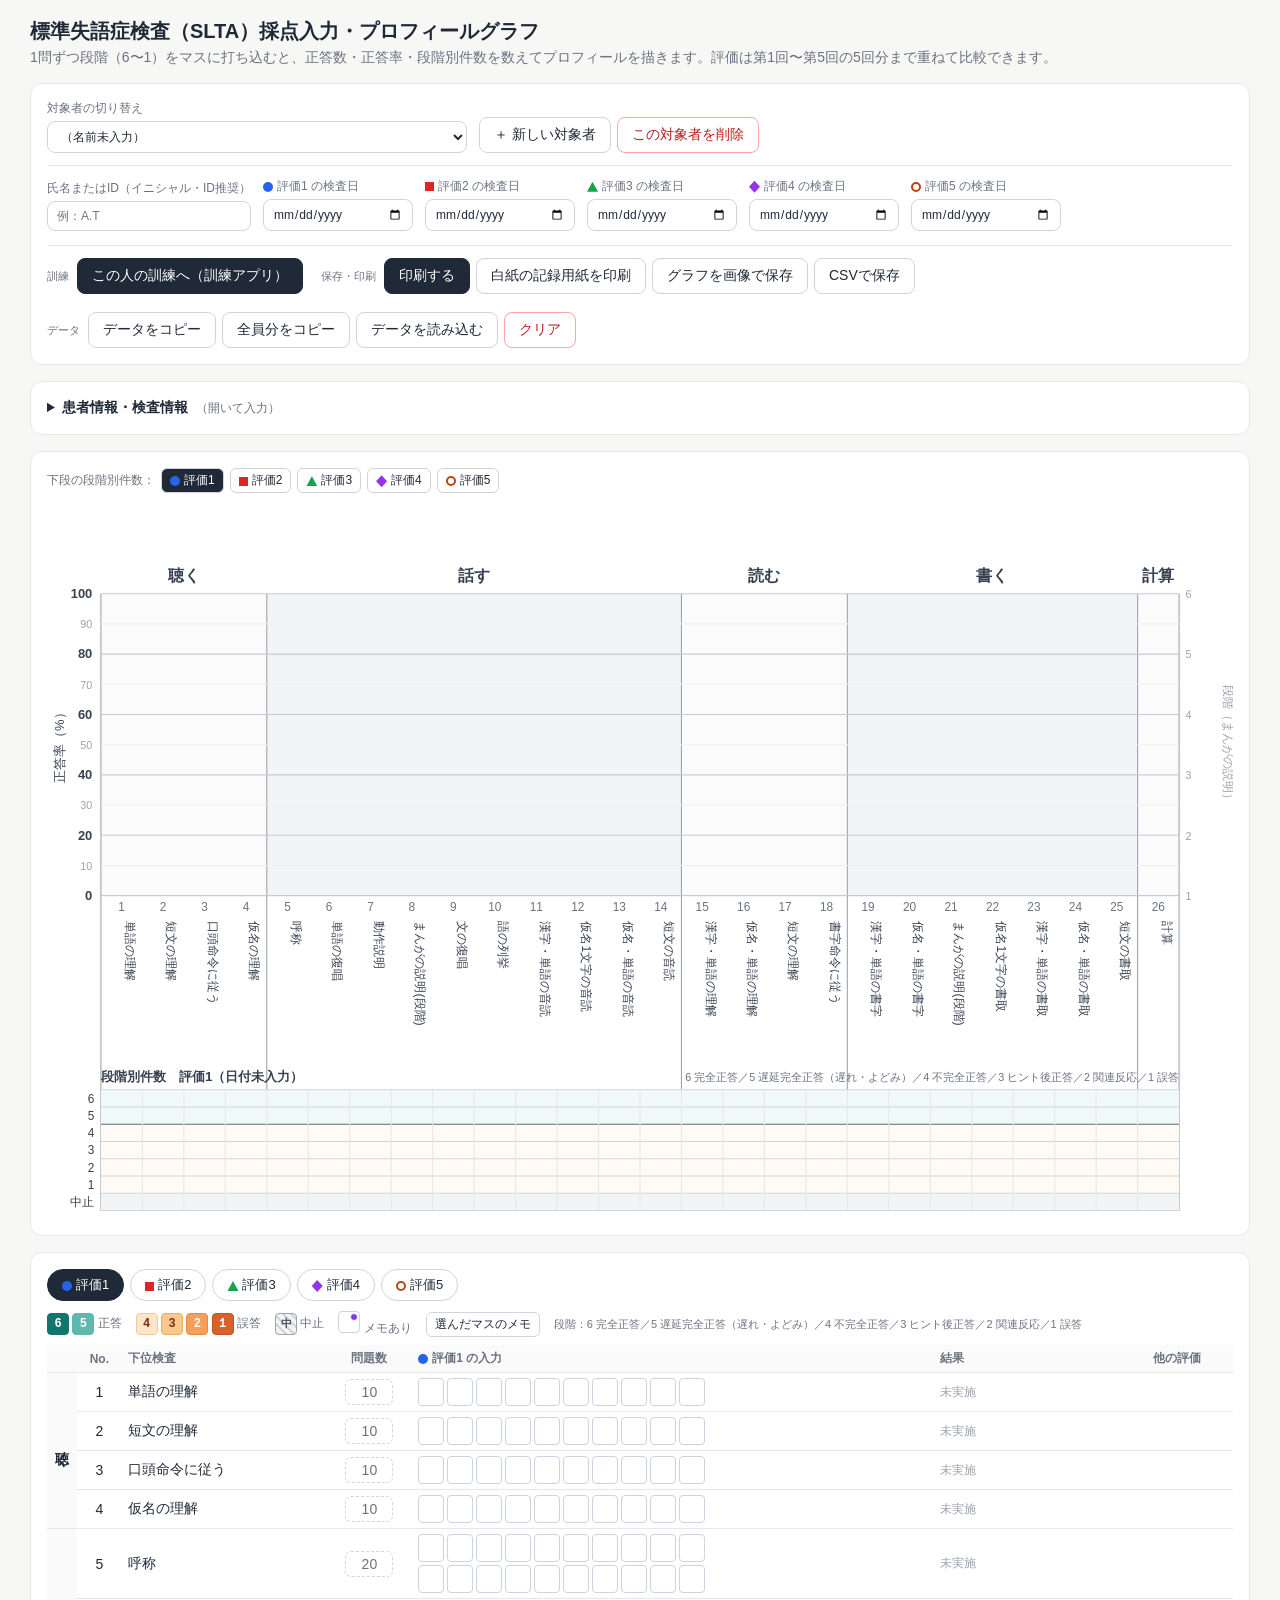
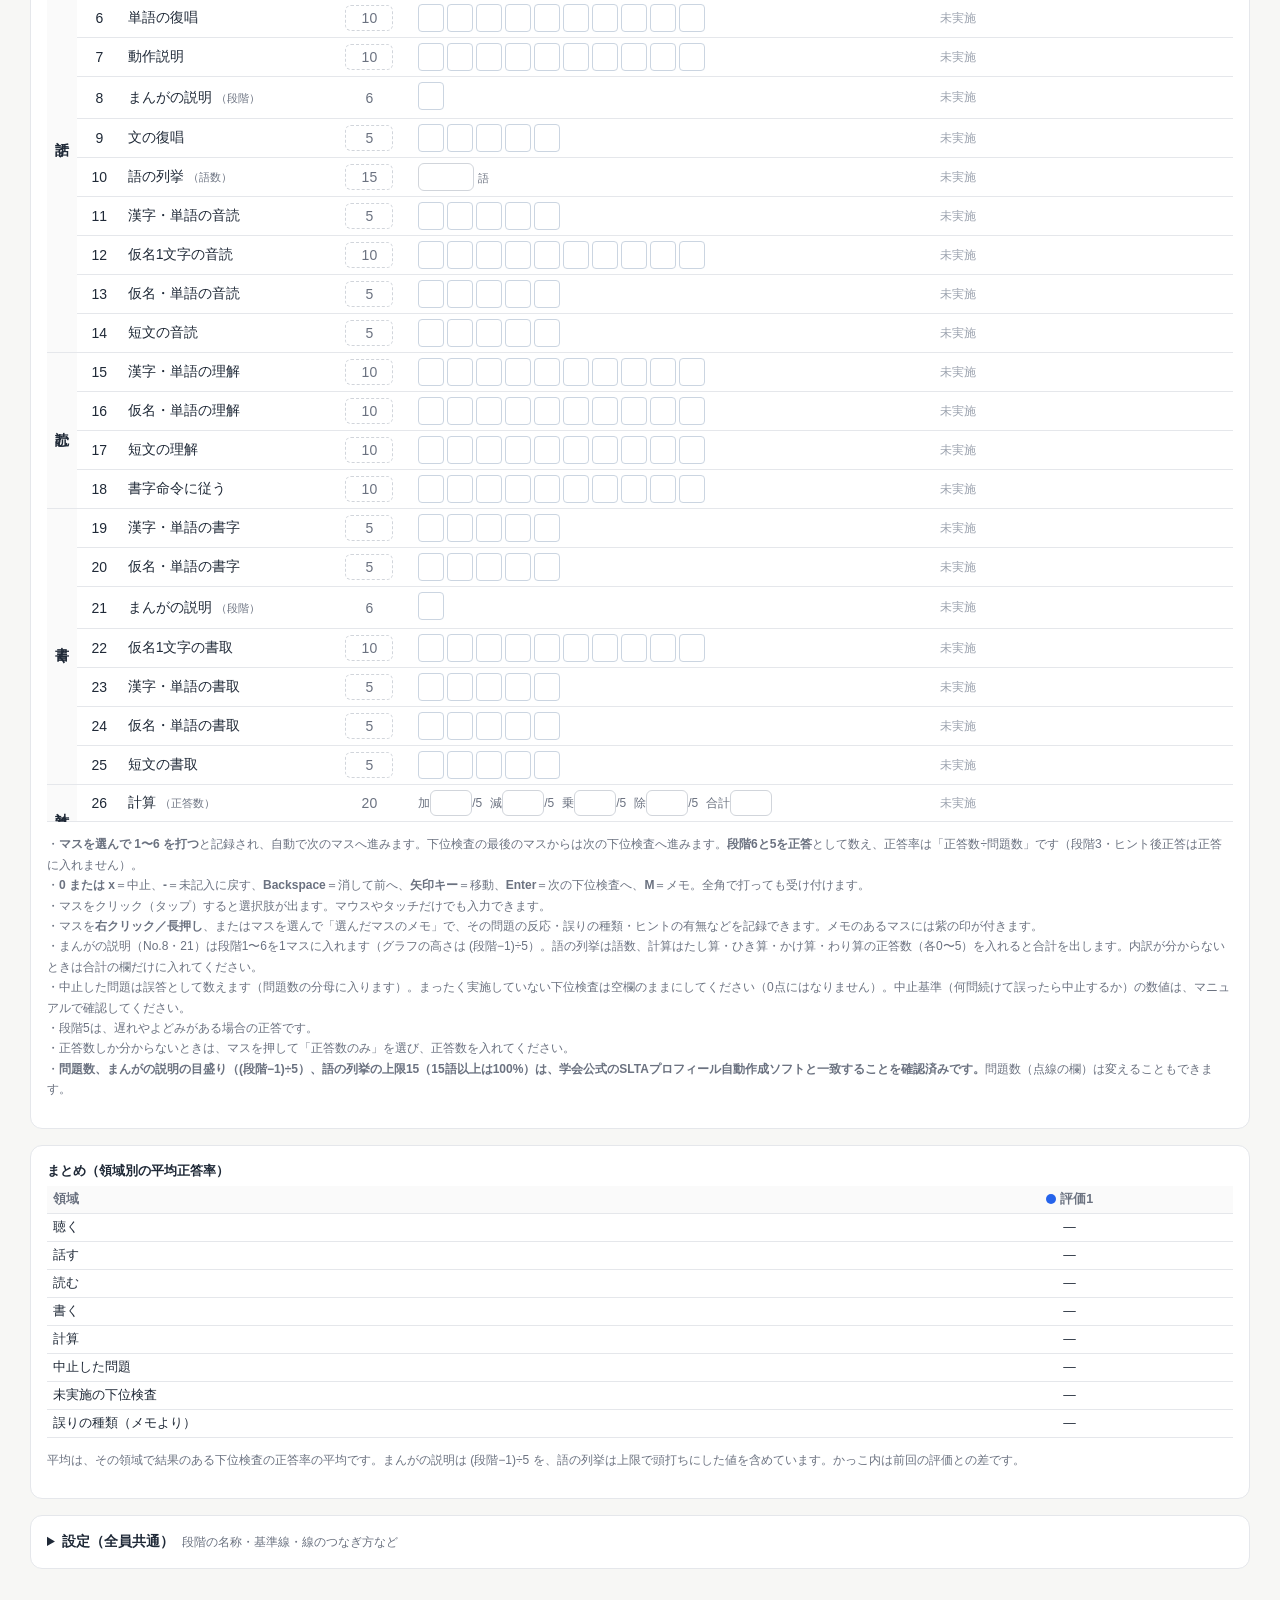
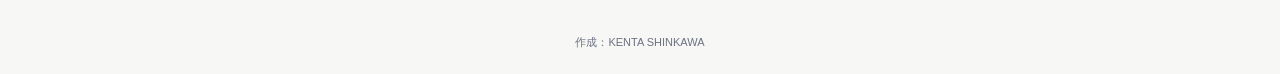
<file: index.html>
<!DOCTYPE html>
<html lang="ja">
<head>
<meta charset="UTF-8">
<meta name="viewport" content="width=device-width, initial-scale=1">
<meta name="author" content="KENTA SHINKAWA">
<meta name="robots" content="noindex, nofollow, noarchive">
<title>SLTA プロフィールグラフ作成ツール</title>
<style>
  :root{--bg:#f7f7f5;--card:#fff;--ink:#1f2937;--sub:#6b7280;--line:#e5e7eb;--focus:#2563eb;
    --c1:#2563eb;--c2:#dc2626;--c3:#16a34a;--c4:#9333ea;--c5:#c2410c;
    --ok6:#0f766e;--ok5:#5fb8ad;--ng4:#fde7c8;--ng3:#fbc98e;--ng2:#f59f5b;--ng1:#d9622b;}
  *{box-sizing:border-box}
  html,body{max-width:100%}
  body{margin:0;font-family:"Hiragino Sans","Yu Gothic UI","Meiryo",sans-serif;background:var(--bg);color:var(--ink);font-size:14px}
  header{padding:18px 20px 6px;max-width:1260px;margin:0 auto}
  h1{font-size:20px;margin:0 0 4px}
  h3{font-size:13px;margin:14px 0 6px}
  .lead{color:var(--sub);margin:0}
  main{padding:10px 20px 40px;max-width:1260px;margin:0 auto}
  .card{background:var(--card);border:1px solid var(--line);border-radius:12px;padding:16px;margin-bottom:16px;min-width:0}
  details.card>summary{cursor:pointer;font-weight:700;list-style:revert}
  details.card>summary .note{font-weight:400;margin-left:8px}
  details.card[open]>summary{margin-bottom:10px}
  .row{display:flex;flex-wrap:wrap;gap:12px;align-items:end}
  label.f{display:flex;flex-direction:column;gap:4px;font-size:12px;color:var(--sub)}
  input[type=text],input[type=date],input[type=time],select{font:inherit;padding:7px 9px;border:1px solid #d1d5db;border-radius:8px;min-width:150px;background:#fff;color:var(--ink)}
  input[type=time]{min-width:110px}
  select:focus{outline:2px solid var(--focus);outline-offset:1px;border-color:var(--focus)}
  .patrow{margin-bottom:12px;padding-bottom:12px;border-bottom:1px solid var(--line)}
  .patrow label.f{flex:1 1 260px;max-width:420px}
  .patrow select{width:100%}
  button{font:inherit;padding:8px 14px;border-radius:8px;border:1px solid #d1d5db;background:#fff;color:var(--ink);cursor:pointer}
  button.primary{background:var(--ink);color:#fff;border-color:var(--ink)}
  button.warn{color:#b91c1c;border-color:#fca5a5}
  button.mini{padding:3px 8px;font-size:12px;border-radius:6px}
  button:hover{filter:brightness(.96)}
  input:focus,textarea:focus,button:focus-visible{outline:2px solid var(--focus);outline-offset:1px;border-color:var(--focus)}
  .toolbar{margin-top:14px;padding-top:12px;border-top:1px solid var(--line);gap:18px;align-items:center}
  .btngroup{display:flex;flex-wrap:wrap;gap:6px;align-items:center}
  .glabel{font-size:11px;color:var(--sub);margin-right:2px}
  table{border-collapse:collapse;width:100%}
  th,td{border-bottom:1px solid var(--line);padding:5px 6px;text-align:center}
  th{font-size:12px;color:var(--sub);font-weight:600;background:#fafafa}
  #tbl th{position:sticky;top:0;z-index:1}
  td.name{text-align:left;white-space:nowrap}
  td.grp{font-weight:700;writing-mode:vertical-rl;letter-spacing:.2em;background:#fafafa;width:28px}
  tr.filled td.name{font-weight:600}
  input.mx{width:48px;font:inherit;text-align:center;padding:4px;border:1px dashed #d1d5db;border-radius:6px;color:var(--sub);background:#fff}
  input.mx:disabled{background:transparent;border-color:transparent}
  input.num{width:56px;font:inherit;text-align:center;padding:5px 4px;border:1px solid #d1d5db;border-radius:6px;background:#fff;color:var(--ink)}
  input.num[readonly]{background:#f3f4f6;color:#374151;border-style:dashed}
  input.bad,input.mx.bad{border-color:#dc2626!important;border-style:solid;background:#fef2f2;color:#b91c1c}
  .tablewrap{overflow:auto;max-width:100%}
  .note{font-size:12px;color:var(--sub);line-height:1.7}
  .sm{font-size:11px;color:var(--sub)}
  .muted{color:#9ca3af}

  /* 評価の切り替えタブ */
  .tabs{display:flex;flex-wrap:wrap;gap:6px;margin-bottom:10px}
  .tab{border-radius:20px;padding:6px 14px;font-size:13px}
  .tab.on{background:var(--ink);color:#fff;border-color:var(--ink)}
  .dot{display:inline-block;width:10px;height:10px;border-radius:50%;margin-right:4px;vertical-align:middle;flex:none}
  /* 評価ごとの印（グラフの点と同じ形：●■▲◆○） */
  .e1 .dot{background:var(--c1)}
  .e2 .dot{background:var(--c2);border-radius:0;width:9px;height:9px}
  .e3 .dot{background:var(--c3);border-radius:0;clip-path:polygon(50% 0,100% 100%,0 100%);width:11px;height:10px}
  .e4 .dot{background:var(--c4);border-radius:0;clip-path:polygon(50% 0,100% 50%,50% 100%,0 50%);width:11px;height:12px}
  .e5 .dot{background:#fff;border:2.5px solid var(--c5)}
  .legend{display:flex;flex-wrap:wrap;gap:4px 14px;align-items:center;font-size:12px;color:var(--sub);margin-bottom:8px}
  .legend .cell{cursor:default;width:22px;height:22px;font-size:12px}

  /* 1問ずつのマス */
  .cells{display:grid;gap:3px;justify-content:start}
  button.cell{width:26px;height:28px;padding:0;border:1px solid #cbd5e1;border-radius:4px;background:#fff;color:#111;
    font:600 13px/1 Consolas,"Courier New",monospace;position:relative;cursor:pointer}
  button.cell:focus{outline:2px solid var(--focus);outline-offset:1px;z-index:2}
  .cell.s6{background:var(--ok6);border-color:var(--ok6);color:#fff}
  .cell.s5{background:var(--ok5);border-color:var(--ok5);color:#fff}
  .cell.s4{background:var(--ng4);border-color:#f2c894;color:#7c2d12}
  .cell.s3{background:var(--ng3);border-color:#eeac63;color:#7c2d12}
  .cell.s2{background:var(--ng2);border-color:#e58a40;color:#fff}
  .cell.s1{background:var(--ng1);border-color:#c2521f;color:#fff}
  .cell.sx{background:repeating-linear-gradient(45deg,#d1d5db 0 2px,#f3f4f6 2px 6px);color:#4b5563;border-color:#9ca3af;font-size:11px}
  .cell.over{box-shadow:0 0 0 2px #dc2626}
  .cell.nt::after{content:"";position:absolute;top:1px;right:1px;width:6px;height:6px;border-radius:50%;background:#7c3aed;border:1px solid #fff}
  .stgname{font-size:11px;color:var(--sub);margin-left:6px;vertical-align:middle}
  td.in{text-align:left}
  .hashbox{font-size:12px;display:flex;flex-wrap:wrap;gap:6px;align-items:center}
  .hashbox.err{color:#b91c1c}
  .calc{display:flex;flex-wrap:wrap;gap:4px 8px;align-items:center;font-size:12px;color:var(--sub)}
  .calc input.num{width:42px}
  td.res{text-align:left;font-size:12px;line-height:1.45;min-width:150px}
  td.res .err{color:#b91c1c}
  .cnts{font-family:Consolas,"Courier New",monospace;font-size:11px;color:#4b5563;white-space:nowrap}
  .cnts b{color:#111}
  .etypes{font-size:11px;color:#6d28d9}
  td.oth{text-align:left;font-size:11.5px;line-height:1.5;color:#374151;white-space:nowrap}
  .up{color:#15803d;font-weight:700}.down{color:#b91c1c;font-weight:700}.same{color:#6b7280}

  /* 小さな選択肢 */
  #picker{position:absolute;z-index:8;background:#fff;border:1px solid #d1d5db;border-radius:10px;box-shadow:0 6px 20px rgba(0,0,0,.18);padding:6px;display:none;max-width:calc(100vw - 16px)}
  #picker.on{display:block}
  #picker .pk-cap{font-size:11px;color:var(--sub);margin:0 2px 5px;white-space:nowrap;overflow:hidden;text-overflow:ellipsis}
  #picker .pk-row{display:flex;flex-wrap:wrap;gap:4px}
  #picker button{min-width:36px;height:38px;padding:0 6px;font-size:14px;line-height:1.05;border-radius:7px}
  #picker button small{display:block;font-size:8.5px;color:inherit;opacity:.85}
  #picker button.s6{background:var(--ok6);color:#fff;border-color:var(--ok6)}
  #picker button.s5{background:var(--ok5);color:#fff;border-color:var(--ok5)}
  #picker button.s4{background:var(--ng4);color:#7c2d12}
  #picker button.s3{background:var(--ng3);color:#7c2d12}
  #picker button.s2{background:var(--ng2);color:#fff}
  #picker button.s1{background:var(--ng1);color:#fff}

  #chart svg{display:block;width:100%;height:auto}
  .chartbar{display:flex;flex-wrap:wrap;gap:6px;align-items:center;margin-bottom:8px;font-size:12px;color:var(--sub)}
  .sumtbl th,.sumtbl td{font-size:12.5px}
  .sumtbl td:first-child{text-align:left;white-space:nowrap}
  .infogrid{display:grid;grid-template-columns:repeat(auto-fill,minmax(170px,1fr));gap:10px 12px}
  .infogrid label.f input,.infogrid label.f select{min-width:0;width:100%}
  .infogrid .wide{grid-column:1/-1}
  .out{font-size:13px;color:var(--ink);padding:7px 0}
  .examtbl td,.examtbl th{font-size:12px;white-space:nowrap}
  .examtbl input{min-width:0}
  .examtbl input[type=text]{width:120px}
  .settbl input{width:70px;min-width:0;padding:4px 6px}
  .settbl td,.settbl th{font-size:12px}
  .settbl td:nth-child(2){text-align:left}
  .normimp{border:1px dashed #cbd5e1;border-radius:10px;padding:10px;margin:8px 0 12px;background:#fafafa}
  .normimp textarea{min-height:90px}
  label.filebtn{display:inline-flex;align-items:center;gap:4px;border:1px solid #d1d5db;background:#fff;cursor:pointer;padding:3px 8px;border-radius:6px;font-size:12px;color:var(--ink)}
  label.filebtn input{position:absolute;width:1px;height:1px;opacity:0;overflow:hidden}
  label.filebtn:focus-within{outline:2px solid var(--focus);outline-offset:1px}
  #normPrevBody td.chg{font-weight:700}
  #normPrevBody tr.skip td{color:#9ca3af}
  #normPrevBody tr.err td{color:#b91c1c}
  .stnames{display:grid;grid-template-columns:repeat(auto-fill,minmax(160px,1fr));gap:8px}
  .stnames input{min-width:0;width:100%}
  .toast{position:fixed;bottom:20px;left:50%;transform:translateX(-50%);background:#111;color:#fff;padding:8px 16px;border-radius:20px;font-size:13px;opacity:0;transition:.3s;pointer-events:none;z-index:20;max-width:90vw;text-align:center}
  .toast.on{opacity:1}
  textarea{width:100%;min-height:80px;font:12px monospace;border:1px solid #d1d5db;border-radius:8px;padding:8px}
  textarea.plain{font:inherit;min-height:60px}
  .modal{position:fixed;inset:0;background:rgba(0,0,0,.35);display:none;align-items:center;justify-content:center;z-index:9}
  .modal.on{display:flex}
  .modal .box{background:#fff;border-radius:12px;padding:18px;width:min(560px,92vw);max-height:92vh;overflow:auto}
  .chk{display:flex;flex-wrap:wrap;gap:4px 14px;font-size:13px;margin:6px 0}
  .chk label{display:flex;gap:4px;align-items:center;white-space:nowrap}
  footer{text-align:center;color:var(--sub);font-size:11px;padding:10px 0 24px}
  .printonly,#blankSheet,#printDetail{display:none}

  /* スマホ・タブレット */
  @media (max-width:700px){
    header{padding:14px 16px 4px}
    h1{font-size:18px}
    main{padding:8px 10px 32px}
    .card{padding:12px}
    label.f{flex:1 1 140px}
    input[type=text],input[type=date],input[type=time],select{min-width:0;width:100%;min-height:42px;font-size:16px}
    .patrow label.f{flex:1 1 100%;max-width:none}
    button{min-height:44px;font-size:15px;padding:8px 12px}
    button.cell{min-height:0;width:30px;height:32px;font-size:15px;padding:0}
    button.mini{min-height:32px;font-size:13px;padding:3px 8px}
    #picker button{min-width:40px;height:44px;min-height:44px}
    .btngroup{width:100%}
    .btngroup button{flex:1 1 auto}
    .glabel{width:100%}
    #chart{overflow-x:auto;-webkit-overflow-scrolling:touch}
    #chart svg{min-width:760px}
    .tablewrap{overflow-x:auto;-webkit-overflow-scrolling:touch}
    #tbl{min-width:820px}
    input.num{width:52px;min-height:40px;font-size:16px}
    input.mx{width:48px;min-height:40px;font-size:16px}
    .examtbl input[type=text],.examtbl input[type=time],.examtbl input[type=date]{width:auto;min-width:110px}
    textarea{font-size:16px}
  }

  /* 印刷（A4横） */
  @page{size:A4 landscape;margin:8mm}
  @media print{
    *{-webkit-print-color-adjust:exact;print-color-adjust:exact}
    body{background:#fff;font-size:8pt}
    header,#topCard,#infoCard,#inputCard,#setCard,.note,.toast,.modal,#picker,.chartbar,.noprint{display:none!important}
    .printonly{display:block}
    #printHead{display:block;border-bottom:1px solid #9ca3af;padding-bottom:1.5mm;margin-bottom:2.5mm;font-size:8.5pt}
    #printHead .ph1{display:flex;flex-wrap:wrap;align-items:baseline;gap:1mm 6mm}
    #printHead .ph-title{font-size:12pt;font-weight:700}
    #printHead .ph-printed{margin-left:auto;font-size:7.5pt;color:#6b7280}
    #printHead .ph2{font-size:7.5pt;color:#374151;margin-top:1mm}
    main{max-width:none;padding:0;margin:0;display:grid;grid-template-columns:1fr 94mm;gap:4mm;align-items:start}
    #sumCard .tablewrap{overflow:visible}
    .sumtbl{table-layout:auto}
    .sumtbl th,.sumtbl td{padding:.4mm .5mm}
    .sumtbl td:first-child{white-space:normal;min-width:13mm}
    .sumtbl .sm{font-size:6pt}
    .card{border:none;border-radius:0;padding:0;margin:0;break-inside:avoid;page-break-inside:avoid}
    #chart svg{min-width:0}
    th,td{padding:.5mm 1mm;font-size:7.5pt;line-height:1.25;border-bottom:.2mm solid #d1d5db}
    th{background:#f3f4f6;color:#374151;font-size:7pt}
    .sumtbl th,.sumtbl td{font-size:6.5pt}
    #sumCard h3{font-size:9pt;margin:0 0 1.5mm}
    #printDetail{display:block;break-before:page;page-break-before:always}
    #printDetail h3{font-size:9pt;margin:2mm 0 1mm}
    #printDetail section{break-inside:auto}
    #printDetail table{margin-bottom:2mm}
    #printDetail td{font-size:7pt;text-align:left;vertical-align:top}
    .mc{display:inline-block;width:3.8mm;height:3.8mm;line-height:3.6mm;text-align:center;border:.2mm solid #9ca3af;font:6.5pt Consolas,monospace;margin:0 .3mm .3mm 0;vertical-align:middle}
    .mc.s6{background:var(--ok6);color:#fff}.mc.s5{background:var(--ok5);color:#fff}
    .mc.s4{background:var(--ng4)}.mc.s3{background:var(--ng3)}.mc.s2{background:var(--ng2);color:#fff}.mc.s1{background:var(--ng1);color:#fff}
    .mc.sx{background:#e5e7eb;color:#4b5563}
    footer{padding:2mm 0 0;font-size:7pt}
    /* 白紙の記録用紙 */
    body.blank header,body.blank main,body.blank #printHead,body.blank #printDetail{display:none!important}
    body.blank #blankSheet{display:block}
    #blankSheet h2{font-size:12pt;margin:0 0 2mm}
    #blankSheet .bs-info{width:100%;border-collapse:collapse;margin-bottom:2mm;table-layout:fixed}
    #blankSheet .bs-info td{border:.25mm solid #9ca3af;height:6.5mm;font-size:7.5pt;text-align:left;padding:.5mm 1.2mm;vertical-align:top}
    #blankSheet .bs-info td.k{background:#f3f4f6;width:20mm;white-space:nowrap}
    #blankSheet .bs-main td,#blankSheet .bs-main th{border:.25mm solid #9ca3af;font-size:7.5pt;padding:.6mm 1mm;vertical-align:middle}
    #blankSheet .bs-main td.l{text-align:left;white-space:nowrap}
    #blankSheet .bs-main tr{break-inside:avoid}
    #blankSheet .bx{display:inline-block;width:5.2mm;height:5.2mm;border:.25mm solid #6b7280;margin:0 .5mm .5mm 0;vertical-align:middle}
    #blankSheet .bxs{display:inline-grid;grid-template-columns:repeat(10,auto)}
    #blankSheet .memo{width:70mm}
    #blankSheet .bs-leg{font-size:7pt;color:#374151;margin:0 0 1.5mm}
  }
</style>
</head>
<body>
<header>
  <h1>標準失語症検査（SLTA）採点入力・プロフィールグラフ</h1>
  <p class="lead">1問ずつ段階（6〜1）をマスに打ち込むと、正答数・正答率・段階別件数を数えてプロフィールを描きます。評価は第1回〜第5回の5回分まで重ねて比較できます。</p>
</header>
<div id="printHead" class="printonly">
  <div class="ph1">
    <span class="ph-title">SLTA プロフィール</span>
    <span>対象者：<b id="phName"></b></span>
    <span id="phInfo"></span>
    <span class="ph-printed">印刷日：<span id="phPrinted"></span>　作成：KENTA SHINKAWA</span>
  </div>
  <div class="ph2" id="phDates"></div>
</div>
<main>
  <div class="card" id="topCard">
    <div class="row patrow">
      <label class="f">対象者の切り替え<select id="psel" aria-label="対象者を選ぶ"></select></label>
      <div class="btngroup">
        <button id="btnNew">＋ 新しい対象者</button>
        <button id="btnDel" class="warn">この対象者を削除</button>
      </div>
    </div>
    <div class="row">
      <label class="f">氏名またはID（イニシャル・ID推奨）<input type="text" id="pname" placeholder="例：A.T"></label>
      <label class="f e1"><span><span class="dot"></span>評価1 の検査日</span><input type="date" id="d0" class="dt" data-e="0"></label>
      <label class="f e2"><span><span class="dot"></span>評価2 の検査日</span><input type="date" id="d1" class="dt" data-e="1"></label>
      <label class="f e3"><span><span class="dot"></span>評価3 の検査日</span><input type="date" id="d2" class="dt" data-e="2"></label>
      <label class="f e4"><span><span class="dot"></span>評価4 の検査日</span><input type="date" id="d3" class="dt" data-e="3"></label>
      <label class="f e5"><span><span class="dot"></span>評価5 の検査日</span><input type="date" id="d4" class="dt" data-e="4"></label>
    </div>
    <div class="row toolbar">
      <div class="btngroup">
        <span class="glabel">訓練</span>
        <button id="btnTrain" class="primary">この人の訓練へ（訓練アプリ）</button>
      </div>
      <div class="btngroup">
        <span class="glabel">保存・印刷</span>
        <button id="btnPrint" class="primary">印刷する</button>
        <button id="btnBlank">白紙の記録用紙を印刷</button>
        <button id="btnPng">グラフを画像で保存</button>
        <button id="btnCsv">CSVで保存</button>
      </div>
      <div class="btngroup">
        <span class="glabel">データ</span>
        <button id="btnCopy">データをコピー</button>
        <button id="btnCopyAll">全員分をコピー</button>
        <button id="btnLoad">データを読み込む</button>
        <button id="btnClear" class="warn">クリア</button>
      </div>
    </div>
  </div>

  <details class="card" id="infoCard">
    <summary>患者情報・検査情報<span class="note" id="infoSum"></span></summary>
    <p class="note">氏名欄（上）には実名ではなくイニシャルやIDを入れてください。ここに入れた内容もこのブラウザの中だけに保存されます。年齢・所要時間・発症からの期間は自動で計算します。</p>
    <div class="infogrid">
      <label class="f">性別<select data-info="sex"><option value=""></option><option>男性</option><option>女性</option><option>その他</option></select></label>
      <label class="f">生年月日<input type="date" data-info="birth"></label>
      <div class="f"><span class="sm">年齢（今日時点）</span><span class="out" id="ageOut">—</span></div>
      <label class="f">原因疾患<input type="text" data-info="disease" placeholder="例：左中大脳動脈領域の脳梗塞"></label>
      <label class="f">発症日<input type="date" data-info="onset"></label>
      <label class="f">利き手<select data-info="hand"><option value=""></option><option>右</option><option>左</option><option>両手</option><option>不明</option></select></label>
      <label class="f">麻痺<select data-info="paralysis"><option value=""></option><option>なし</option><option>右</option><option>左</option><option>両側</option></select></label>
      <label class="f">聴力<input type="text" data-info="hearing" placeholder="例：問題なし／右難聴"></label>
      <label class="f">教育年数<input type="text" data-info="edu" inputmode="numeric" placeholder="例：12"></label>
      <label class="f">職業<input type="text" data-info="job"></label>
      <label class="f">合併症<input type="text" data-info="comp"></label>
      <label class="f wide">備考<textarea class="plain" data-info="memo"></textarea></label>
    </div>
    <h3>検査情報（評価ごと）</h3>
    <div class="tablewrap">
      <table class="examtbl">
        <thead><tr><th>評価</th><th>検査日</th><th>検査者</th><th>開始</th><th>終了</th><th>所要時間</th><th>発症から</th><th>検査時年齢</th></tr></thead>
        <tbody id="examBody"></tbody>
      </table>
    </div>
    <p class="note">所要時間の目安は約90分です。</p>
  </details>

  <div class="card" id="chartCard">
    <div class="chartbar">
      <span>下段の段階別件数：</span>
      <span class="btngroup" id="cntTabs"></span>
    </div>
    <div id="chart"></div>
  </div>

  <div class="card" id="inputCard">
    <div class="tabs" id="evalTabs" role="tablist" aria-label="入力する評価"></div>
    <div class="legend">
      <span><button class="cell s6" tabindex="-1">6</button> <button class="cell s5" tabindex="-1">5</button> 正答</span>
      <span><button class="cell s4" tabindex="-1">4</button> <button class="cell s3" tabindex="-1">3</button> <button class="cell s2" tabindex="-1">2</button> <button class="cell s1" tabindex="-1">1</button> 誤答</span>
      <span><button class="cell sx" tabindex="-1">中</button> 中止</span>
      <span><button class="cell nt" tabindex="-1"></button> メモあり</span>
      <button class="mini" id="btnMemo">選んだマスのメモ</button>
      <span id="stageLegend" class="sm"></span>
    </div>
    <div class="tablewrap">
      <table id="tbl">
        <thead><tr>
          <th></th><th>No.</th><th style="text-align:left">下位検査</th><th>問題数</th>
          <th style="text-align:left" id="thIn">入力</th><th style="text-align:left">結果</th><th style="text-align:left">他の評価</th>
        </tr></thead>
        <tbody></tbody>
      </table>
    </div>
    <p class="note">
      ・<b>マスを選んで 1〜6 を打つ</b>と記録され、自動で次のマスへ進みます。下位検査の最後のマスからは次の下位検査へ進みます。<b>段階6と5を正答</b>として数え、正答率は「正答数÷問題数」です（段階3・ヒント後正答は正答に入れません）。<br>
      ・<b>0 または x</b>＝中止、<b>-</b>＝未記入に戻す、<b>Backspace</b>＝消して前へ、<b>矢印キー</b>＝移動、<b>Enter</b>＝次の下位検査へ、<b>M</b>＝メモ。全角で打っても受け付けます。<br>
      ・マスをクリック（タップ）すると選択肢が出ます。マウスやタッチだけでも入力できます。<br>
      ・マスを<b>右クリック／長押し</b>、またはマスを選んで「選んだマスのメモ」で、その問題の反応・誤りの種類・ヒントの有無などを記録できます。メモのあるマスには紫の印が付きます。<br>
      ・まんがの説明（No.8・21）は段階1〜6を1マスに入れます（グラフの高さは (段階−1)÷5）。語の列挙は語数、計算はたし算・ひき算・かけ算・わり算の正答数（各0〜5）を入れると合計を出します。内訳が分からないときは合計の欄だけに入れてください。<br>
      ・中止した問題は誤答として数えます（問題数の分母に入ります）。まったく実施していない下位検査は空欄のままにしてください（0点にはなりません）。中止基準（何問続けて誤ったら中止するか）の数値は、マニュアルで確認してください。<br>
      ・段階5は、遅れやよどみがある場合の正答です。<br>
      ・正答数しか分からないときは、マスを押して「正答数のみ」を選び、正答数を入れてください。<br>
      ・<b>問題数、まんがの説明の目盛り（(段階−1)÷5）、語の列挙の上限15（15語以上は100%）は、学会公式のSLTAプロフィール自動作成ソフトと一致することを確認済みです。</b>問題数（点線の欄）は変えることもできます。
    </p>
  </div>

  <div class="card" id="sumCard">
    <h3 style="margin-top:0">まとめ（領域別の平均正答率）</h3>
    <div class="tablewrap"><table class="sumtbl" id="sumTbl"></table></div>
    <p class="note">平均は、その領域で結果のある下位検査の正答率の平均です。まんがの説明は (段階−1)÷5 を、語の列挙は上限で頭打ちにした値を含めています。かっこ内は前回の評価との差です。</p>
  </div>

  <details class="card" id="setCard">
    <summary>設定（全員共通）<span class="note">段階の名称・基準線・線のつなぎ方など</span></summary>
    <p class="note">設定は対象者ごとではなく、このブラウザの全員に共通で保存されます。このツールには基準値（非失語症者の値）は入っていません（学会の使用許諾のため）。必要な方は下の「基準値をまとめて読み込む」からご自身で入れてください。</p>
    <h3>段階の名称</h3>
    <div class="stnames" id="stNames"></div>
    <div class="row" style="margin-top:8px"><button class="mini" id="btnStReset">名称を初期値に戻す</button></div>
    <p class="note">段階6と5が正答です（段階5は遅れやよどみがある場合）。名称は施設での呼び方に合わせて変えられます。</p>
    <h3>グラフ</h3>
    <div class="row">
      <div class="f"><span class="sm">折れ線のつなぎ方</span>
        <span class="chk"><label><input type="radio" name="join" value="join"> すべてつなぐ（学会公式ソフトと同じ・初期値）</label><label><input type="radio" name="join" value="cut"> 大項目（聴く・話す…）ごとに切る</label></span></div>
      <label class="f">語の列挙のグラフ上限（新しい対象者の初期値）<input type="text" id="fluMax" inputmode="numeric" style="min-width:0;width:90px"></label>
    </div>
    <p class="note">語の列挙は、上限を超えた語数も記録できます（グラフでは上限の高さで止めます）。今の対象者の上限は、入力表の「問題数」で変えられます。</p>
    <h3>基準線（非失語症者の平均と −1SD）</h3>
    <p class="note">下位検査ごとに入力すると、グラフに灰色の実線（非失語症者の平均）と破線（−1SD）で描きます。未入力の下位検査には描きません。下の表の単位は正答率（%）、まんがの説明だけは段階（1〜6）です。</p>
    <div class="normimp">
      <b class="sm" style="color:var(--ink)">基準値をまとめて読み込む</b>
      <p class="note" style="margin:4px 0">学会のSLTAプロフィール自動作成ソフトウェアの値、またはマニュアルの値を、ご自身で読み込んでください。使用は日本国内の臨床・研究に限られます。<br>
        形式：1行に「No　平均　−1SDの位置」（タブまたは空白で区切る）。<b>#</b> で始まる行は読み飛ばします。値は素点（正答数。まんがの説明は段階、語の列挙は語数、計算は正答数）で書きます。読み込むときに、正答率（%）に直します（語の列挙は15語で100%）。ファイルはこのブラウザの中で読むだけで、どこにも送りません。</p>
      <textarea id="normText" placeholder="# 例（数値はご自身の資料から）&#10;1	平均	−1SD&#10;2	平均	−1SD"></textarea>
      <div class="row" style="margin-top:6px;gap:8px;align-items:center">
        <label class="mini filebtn"><input type="file" id="normFile" accept=".txt,.tsv,.csv,text/plain"> ファイルを選ぶ（.txt）</label>
        <button class="mini" id="btnNormParse">読み込んで確認</button>
        <span class="sm" id="normMsg"></span>
      </div>
      <div id="normPrev" style="display:none;margin-top:8px">
        <div class="tablewrap"><table class="settbl"><thead><tr><th>No.</th><th>下位検査</th><th>素点 平均</th><th>素点 −1SD</th><th>グラフ 平均</th><th>グラフ −1SD</th></tr></thead><tbody id="normPrevBody"></tbody></table></div>
        <div class="row" style="margin-top:6px;gap:8px"><button class="mini primary" id="btnNormApply">反映する</button><button class="mini" id="btnNormCancel">やめる</button></div>
      </div>
    </div>
    <div class="tablewrap"><table class="settbl"><thead><tr><th>No.</th><th>下位検査</th><th>単位</th><th>平均</th><th>−1SD</th></tr></thead><tbody id="normBody"></tbody></table></div>
    <div class="row" style="margin-top:8px"><button class="mini warn" id="btnNormClear">基準線の値をすべて消す</button></div>
  </details>
</main>
<div id="printDetail"></div>
<div id="blankSheet"></div>
<footer>作成：KENTA SHINKAWA</footer>

<div id="picker" role="dialog" aria-label="段階を選ぶ"><div class="pk-cap" id="pkCap"></div><div class="pk-row" id="pkRow"></div></div>

<div class="modal" id="modal"><div class="box" role="dialog" aria-modal="true" aria-label="データを読み込む">
  <b id="mTitle">データを読み込む</b>
  <p class="note" id="mMsg"></p>
  <textarea id="loadText"></textarea>
  <div class="row" style="justify-content:flex-end;margin-top:10px">
    <button id="mCancel">やめる</button><button class="primary" id="mOk">読み込む</button>
  </div>
</div></div>

<div class="modal" id="noteModal"><div class="box" role="dialog" aria-modal="true" aria-label="問題ごとのメモ">
  <b id="nTitle">メモ</b>
  <div class="sm" id="nSub"></div>
  <label class="f" style="margin-top:10px">実際の反応（自由記述）<textarea class="plain" id="nResp"></textarea></label>
  <div class="sm" style="margin-top:8px">誤りの種類（複数選べます）</div>
  <div class="chk" id="nTypes"></div>
  <div class="chk">
    <label><input type="checkbox" id="nHint"> ヒントあり</label>
    <label><input type="checkbox" id="nSelf"> 自己修正</label>
    <label><input type="checkbox" id="nDelay"> 遅れ</label>
  </div>
  <div class="row" style="justify-content:flex-end;margin-top:10px">
    <button class="warn" id="nDel">メモを消す</button><button id="nCancel">やめる</button><button class="primary" id="nOk">保存</button>
  </div>
</div></div>
<div class="toast" id="toast"></div>

<script>
// 作成：KENTA SHINKAWA
const ITEMS = [
  // [大項目, 名称, 問題数（初期値）, 種類]
  // 種類 "items"：1問ごとの段階（1〜6）。5と6を正答として数える
  //      "stage"：まんがの説明。段階1〜6を1つ（段階1＝グラフの底、段階6＝上）
  //      "count"：正答数（語の列挙＝語数、計算＝4種類の合計）
  ["聴く","単語の理解",10,"items"],["聴く","短文の理解",10,"items"],["聴く","口頭命令に従う",10,"items"],["聴く","仮名の理解",10,"items"],
  ["話す","呼称",20,"items"],["話す","単語の復唱",10,"items"],["話す","動作説明",10,"items"],["話す","まんがの説明",6,"stage"],
  ["話す","文の復唱",5,"items"],["話す","語の列挙",15,"count"],["話す","漢字・単語の音読",5,"items"],["話す","仮名1文字の音読",10,"items"],
  ["話す","仮名・単語の音読",5,"items"],["話す","短文の音読",5,"items"],
  ["読む","漢字・単語の理解",10,"items"],["読む","仮名・単語の理解",10,"items"],["読む","短文の理解",10,"items"],["読む","書字命令に従う",10,"items"],
  ["書く","漢字・単語の書字",5,"items"],["書く","仮名・単語の書字",5,"items"],["書く","まんがの説明",6,"stage"],["書く","仮名1文字の書取",10,"items"],
  ["書く","漢字・単語の書取",5,"items"],["書く","仮名・単語の書取",5,"items"],["書く","短文の書取",5,"items"],
  ["計算","計算",20,"count"]
];
const FLU = 9, CALC = 25;            // 語の列挙・計算 の位置
const CALC_NAMES = ["たし算","ひき算","かけ算","わり算"], CALC_SHORT=["加","減","乗","除"], CALC_EACH = 5;
const FMT = 5; // 保存データの形式（5＝評価5回分。4・3 もそのまま読める：3回分の配列は5回分に広げる）
const NE = 5, EV = [0,1,2,3,4];       // 評価の回数（学会公式のプロフィール作成ソフトと同じ第1回〜第5回）
const GROUPS = ["聴く","話す","読む","書く","計算"];
// 評価ごとの色・線の種類・点の形（白黒印刷でも線種と点の形で区別できるように）
const COLORS = ["#2563eb","#dc2626","#16a34a","#9333ea","#c2410c"];
const DASH = ['','stroke-dasharray="8 4"','stroke-dasharray="2 4"','stroke-dasharray="11 3 2 3"','stroke-dasharray="4 2 4 2 1 6"'];
const KEY = "slta-profile-v1", KEY2 = "slta-profile-v2", SKEY = "slta-settings-v1";
const FONT = `'Hiragino Sans','Yu Gothic UI','Meiryo',sans-serif`;
const CH = {W:1100,H:516,L:50,R:50,T:86,B:150,HT:666};
const STAGES = ["6","5","4","3","2","1"];
const DEF_STAGE_NAMES = {"6":"完全正答","5":"遅延完全正答（遅れ・よどみ）","4":"不完全正答","3":"ヒント後正答","2":"関連反応","1":"誤答"};
const OLD_STAGE5 = "遅延完全正答"; // 以前の初期値（設定に残っていたら新しい初期値に置きかえる）
const SVER = 2; // 設定の形式（2＝線の既定を「すべてつなぐ」に変えた版）
const FLU_OFFICIAL = 15; // 語の列挙：15語以上は15とみなして100%（学会公式ソフトと同じ）
const ERR_TYPES = ["音韻性錯語","新造語","記号素性錯語","意味性錯語","形式性錯語","混合性錯語","無関連錯語","保続","無反応","その他"];
const INFO_KEYS = ["sex","birth","disease","onset","hand","paralysis","hearing","edu","job","comp","memo"];
const MAXCELLS = 60;

// ===== 設定（全員共通。キー slta-settings-v1） =====
let settings = defSettings();
function defSettings(){ return {ver:SVER,stageNames:Object.assign({},DEF_STAGE_NAMES),fluencyMax:15,join:true,norm:{mean:ITEMS.map(()=>""),sd:ITEMS.map(()=>"")}}; }
function normSettings(o){
  const s=defSettings(); if(!o||typeof o!=="object") return s;
  const oldVer=!(toNum(o.ver)>=2);
  if(o.stageNames&&typeof o.stageNames==="object") STAGES.forEach(k=>{ const v=o.stageNames[k]; if(typeof v==="string") s.stageNames[k]=v.slice(0,30); });
  if(oldVer&&s.stageNames["5"].trim()===OLD_STAGE5) s.stageNames["5"]=DEF_STAGE_NAMES["5"];
  const f=toNum(o.fluencyMax); if(f!==null&&Number.isInteger(f)&&f>0&&f<=200) s.fluencyMax=f;
  // 以前の版は「切る」が初期値で、選ばなくても保存されていたため、古い設定は新しい既定（すべてつなぐ）にそろえる。新しい版で選んだ値はそのまま使う
  s.join = oldVer ? true : o.join!==false;
  if(o.norm&&typeof o.norm==="object") ["mean","sd"].forEach(k=>{ if(Array.isArray(o.norm[k])) ITEMS.forEach((_,i)=>{ const v=o.norm[k][i]; if(typeof v==="string"||typeof v==="number") s.norm[k][i]=String(v).slice(0,10); }); });
  return s;
}
function loadSettings(){ try{ const t=localStorage.getItem(SKEY); settings=normSettings(t?JSON.parse(t):null); }catch(e){ settings=defSettings(); } }
function saveSettings(){ try{ localStorage.setItem(SKEY,JSON.stringify(settings)); }catch(e){} }
function stName(k){ return (settings.stageNames[k]||"").trim()||DEF_STAGE_NAMES[k]; }

// ===== 1人分のデータ =====
let state = null;
let curEval = 0, cntEval = 0;
const hashEdit = {}; // 「正答数のみ」を入力中の行（画面だけの状態）

function blank(){
  return {fmt:FMT,name:"",dates:EV.map(()=>""),
    max:ITEMS.map((it,i)=>i===FLU?settings.fluencyMax:it[2]),
    scores:EV.map(()=>ITEMS.map(()=>"")),
    calc:EV.map(()=>["","","",""]),
    notes:EV.map(()=>({})),
    info:Object.fromEntries(INFO_KEYS.map(k=>[k,""])),
    exams:EV.map(()=>({examiner:"",start:"",end:""}))};
}
function zen2han(s){ return String(s).replace(/[０-９]/g,c=>String.fromCharCode(c.charCodeAt(0)-0xFEE0)); }
// 1問ごとの段階の文字列を整える。v4 では '-'＝未記入、'x'＝中止。それより前の形式では空白・カンマ・ハイフンは無視していたので取り除く
function canonItems(raw,isV4){
  let t=zen2han(raw).replace(/[＃♯]/g,"#").replace(/[\s　,，、]/g,"");
  if(t[0]==="#") return t;
  t=t.replace(/[ｘＸX×✕]/g,"x");
  t = isV4 ? t.replace(/[－ー‐−]/g,"-") : t.replace(/[\-－ー‐−]/g,"");
  if(/^[1-6x\-]*$/.test(t)) t=t.replace(/-+$/,"");
  return t;
}
// 読み込んだデータを、必ず正しい形にそろえる
// fmt が 3/4/5 でない古いデータ（v1 など）は、1問ごとの項目の得点を「正答数」とみなして "#数値" に変換する（"8"→"#8"）
// 評価3回分の配列（fmt:3/4 や v1）は、足りない回を空欄で補って5回分にそろえる
function normalize(o){
  const b=blank();
  if(!o||typeof o!=="object"||Array.isArray(o)) return b;
  const isV4=o.fmt===4||o.fmt===5, old=!(o.fmt===3||o.fmt===4||o.fmt===5);
  if(typeof o.name==="string"||typeof o.name==="number") b.name=String(o.name);
  if(Array.isArray(o.dates)) for(let e=0;e<NE;e++){
    const d=o.dates[e]; if(typeof d==="string"&&/^\d{4}-\d{2}-\d{2}$/.test(d)) b.dates[e]=d;
  }
  if(Array.isArray(o.max)) ITEMS.forEach((it,i)=>{
    if(it[3]==="stage") return; // まんがの説明は 6 で固定
    const v=toNum(o.max[i]); if(v===null||v<=0||!Number.isInteger(v)) return;
    if(old && it[3]==="items" && v===6 && it[2]!==6) return; // ごく初期の暫定版の名残
    b.max[i]=Math.min(v,MAXCELLS);
  });
  if(Array.isArray(o.scores)) for(let e=0;e<NE;e++){
    const row=o.scores[e]; if(!Array.isArray(row)) continue;
    ITEMS.forEach((it,i)=>{
      const v=row[i];
      let s=(typeof v==="string"||(typeof v==="number"&&isFinite(v)))?String(v).trim():"";
      if(it[3]==="items" && s!==""){
        if(old){ const n=toNum(s); if(n!==null) s="#"+n; }
        else s=canonItems(s,isV4);
      }else if(it[3]==="stage"){ s=zen2han(s).replace(/[ｘＸX×]/g,"x"); }
      b.scores[e][i]=s;
    });
  }
  if(Array.isArray(o.calc)) for(let e=0;e<NE;e++){
    const c=o.calc[e]; if(!Array.isArray(c)) continue;
    for(let j=0;j<4;j++){ const v=c[j]; if(typeof v==="string"||typeof v==="number") b.calc[e][j]=zen2han(String(v)).trim().slice(0,4); }
    if(b.calc[e].some(x=>x!=="")) b.scores[e][CALC]=String(calcSum(b.calc[e]));
  }
  if(Array.isArray(o.notes)) for(let e=0;e<NE;e++){
    const nt=o.notes[e]; if(!nt||typeof nt!=="object"||Array.isArray(nt)) continue;
    Object.keys(nt).forEach(k=>{
      if(!/^\d{1,2}-\d{1,2}$/.test(k)) return;
      const n=cleanNote(nt[k]); if(n) b.notes[e][k]=n;
    });
  }
  if(o.info&&typeof o.info==="object") INFO_KEYS.forEach(k=>{ const v=o.info[k]; if(typeof v==="string"||typeof v==="number") b.info[k]=String(v).slice(0,1000); });
  ["birth","onset"].forEach(k=>{ if(b.info[k]&&!/^\d{4}-\d{2}-\d{2}$/.test(b.info[k])) b.info[k]=""; });
  if(Array.isArray(o.exams)) for(let e=0;e<NE;e++){
    const x=o.exams[e]; if(!x||typeof x!=="object") continue;
    if(typeof x.examiner==="string") b.exams[e].examiner=x.examiner.slice(0,100);
    ["start","end"].forEach(k=>{ if(typeof x[k]==="string"&&/^\d{2}:\d{2}$/.test(x[k])) b.exams[e][k]=x[k]; });
  }
  return b;
}
function cleanNote(v){
  if(!v||typeof v!=="object") return null;
  const n={resp:typeof v.resp==="string"?v.resp.slice(0,2000):"",
    types:Array.isArray(v.types)?ERR_TYPES.filter(t=>v.types.includes(t)):[],
    hint:v.hint===true,self:v.self===true,delay:v.delay===true};
  return (n.resp.trim()||n.types.length||n.hint||n.self||n.delay)?n:null;
}

// ===== 複数の対象者の保存（キー slta-profile-v2） =====
// db = {version:2, current:"<id>", patients:{"<id>": {fmt:4,name,dates,max,scores,calc,notes,info,exams,updated}}}
let db = null;
function newId(){ let id; do{ id="p"+Date.now().toString(36)+Math.random().toString(36).slice(2,8); }while(db&&db.patients&&db.patients[id]); return id; }
function nowIso(){ return new Date().toISOString(); }
function mkPatient(o,updated){ const p=normalize(o); p.updated=(typeof updated==="string"&&updated)?updated:nowIso(); return p; }
function plain(p){ return {fmt:FMT,name:p.name,dates:p.dates,max:p.max,scores:p.scores,calc:p.calc,notes:p.notes,info:p.info,exams:p.exams}; }
function normDb(o){
  if(!o||typeof o!=="object"||Array.isArray(o)||!o.patients||typeof o.patients!=="object"||Array.isArray(o.patients)) return null;
  const out={version:2,current:"",patients:{}};
  Object.keys(o.patients).forEach(k=>{
    const v=o.patients[k]; if(!v||typeof v!=="object"||Array.isArray(v)) return;
    const id=/^[A-Za-z0-9_-]{1,40}$/.test(k)?k:newId();
    out.patients[id]=mkPatient(v,v.updated);
  });
  const ids=Object.keys(out.patients); if(!ids.length) return null;
  out.current=(typeof o.current==="string"&&out.patients[o.current])?o.current:ids[0];
  return out;
}
function addPatient(o,updated){ const id=newId(); db.patients[id]=mkPatient(o,updated); return id; }
function selectPatient(id){ if(!db.patients[id]) id=Object.keys(db.patients)[0]; db.current=id; state=db.patients[id]; }
function persist(){ try{localStorage.setItem(KEY2,JSON.stringify(db));}catch(e){} }
function load(){
  db=null;
  try{const s=localStorage.getItem(KEY2); if(s) db=normDb(JSON.parse(s));}catch(e){db=null;}
  if(!db){
    // v2 が無ければ v1 を1人目として取り込む（v1 のキーは消さずに残す）
    db={version:2,current:"",patients:{}};
    let first=null;
    try{const s=localStorage.getItem(KEY); if(s) first=JSON.parse(s);}catch(e){first=null;}
    db.current=addPatient(first);
    persist();
  }
  selectPatient(db.current);
}
function save(){ state.updated=nowIso(); db.patients[db.current]=state; persist(); }

function patientLabel(p){
  const nm=p.name.trim()||"（名前未入力）";
  const ds=p.dates.filter(d=>d).sort();
  return ds.length ? `${nm}（${fmtDate(ds[ds.length-1])}）` : nm;
}
function renderPatients(){
  const sel=document.getElementById("psel"); sel.innerHTML="";
  Object.keys(db.patients).forEach(id=>{
    const op=document.createElement("option"); op.value=id; op.textContent=patientLabel(db.patients[id]);
    if(id===db.current) op.selected=true; sel.appendChild(op);
  });
}

// 全角数字も受け付けて数値にする。数字でなければ null
function toNum(raw){
  if(raw===null||raw===undefined) return null;
  const t=String(raw).trim().replace(/[０-９．－]/g,c=>c==="．"?".":c==="－"?"-":String.fromCharCode(c.charCodeAt(0)-0xFEE0));
  if(t==="") return null;
  const v=Number(t); return isFinite(v)?v:null;
}
function calcPartOk(v){ const n=toNum(v); return n!==null&&Number.isInteger(n)&&n>=0&&n<=CALC_EACH; }
function calcSum(parts){ return parts.reduce((a,v)=>a+(calcPartOk(v)?toNum(v):0),0); }

// ===== 判定 =====
function zeroCnt(){ return {"6":0,"5":0,"4":0,"3":0,"2":0,"1":0,"x":0}; }
// 1つの下位検査を判定する。未実施なら null
// {t, bad, msg, p:グラフの高さ(0〜100、null＝描かない), c:正答数, n:問題数, entered, cnt:段階別件数, hash, v, over, abort}
function evalCell(e,i,st){
  st=st||state;
  const raw=st.scores[e][i];
  const t=ITEMS[i][3], n=st.max[i];
  if(raw===""||raw===null||raw===undefined) return null;
  if(t==="items"){
    const h=String(raw);
    if(h[0]==="#"){
      const v=toNum(h.slice(1));
      if(v===null||!Number.isInteger(v)||v<0) return {t,bad:true,hash:true,msg:"正答数が読めません"};
      if(v>n) return {t,bad:true,hash:true,msg:`正答${v}は問題数${n}より多い`};
      return {t,hash:true,c:v,n,p:v/n*100};
    }
    if(!/^[1-6x\-]+$/.test(h)) return {t,bad:true,msg:"読めない文字があります"};
    const cnt=zeroCnt(); let entered=0;
    for(const ch of h){ if(ch==="-") continue; entered++; cnt[ch]++; }
    if(!entered) return null;
    const c=cnt["6"]+cnt["5"];
    const r={t,c,n,p:c/n*100,entered,cnt,seq:h,abort:cnt.x};
    if(h.length>n){ r.bad=true; r.msg=`問題数${n}より多く入力されています（${h.length}問分）`; }
    return r;
  }
  if(t==="stage"){
    const s=zen2han(raw).trim().toLowerCase(), cnt=zeroCnt();
    if(s==="x"){ cnt.x=1; return {t,abort:1,v:null,p:null,cnt}; }
    const v=toNum(s);
    if(v===null||!Number.isInteger(v)||v<1||v>6) return {t,bad:true,msg:"段階は1〜6"};
    cnt[String(v)]=1;
    return {t,v,p:(v-1)/5*100,cnt};
  }
  if(i===CALC&&st.calc[e].some(x=>x!==""&&!calcPartOk(x))) return {t,bad:true,msg:`内訳は各0〜${CALC_EACH}で入力`};
  const v=toNum(raw);
  if(v===null||!Number.isInteger(v)||v<0) return {t,bad:true,msg:"正答数を入力"};
  if(v>n){
    if(i===FLU) return {t,v,c:v,n,p:100,over:true,flu:true};
    return {t,bad:true,msg:`満点${n}より多い`};
  }
  return {t,v,c:v,n,p:v/n*100,flu:i===FLU};
}
function hasData(e,st){ st=st||state; return st.scores[e].some(v=>v!=="")||st.calc[e].some(v=>v!==""); }
function fmtDate(d){ return d?d.replace(/-/g,"/"):"日付未入力"; }
function pctStr(r){ if(r.t==="stage") return r.abort?"中止":`段階${r.v}`; return `${Math.round(r.p)}%`; }
function okR(r){ return r&&!r.bad&&r.p!==null&&r.p!==undefined; }
function prevR(e,i){ for(let k=e-1;k>=0;k--){ const r=evalCell(k,i); if(okR(r)) return {r,e:k}; } return null; }
function diffHtml(pr,r){
  if(!pr||!okR(r)) return "";
  const stg=r.t==="stage";
  const d=(stg||r.flu) ? r.v-pr.r.v : Math.round(r.p)-Math.round(pr.r.p);
  const cls=d>0?"up":d<0?"down":"same", ar=d>0?"↑":d<0?"↓":"→";
  return `<span class="${cls}" title="評価${pr.e+1}との差">（${ar}${d>0?"+":""}${d}${stg?"段階":r.flu?"語":""}）</span>`;
}
function cntHtml(cnt){
  return `<span class="cnts" title="${esc(STAGES.map(k=>`段階${k} ${stName(k)}`).join("／"))}">`+STAGES.map(k=>cnt[k]?`<b>${k}:${cnt[k]}</b>`:`${k}:0`).join(" ")+` 中止:${cnt.x}</span>`;
}
function cntText(cnt){ return STAGES.map(k=>`${k}:${cnt[k]}`).join(" ")+` 中止:${cnt.x}`; }
// 誤りの種類の集計（i を省くと評価全体）
function errTally(e,i,st){
  st=st||state; const t={};
  Object.keys(st.notes[e]).forEach(k=>{ if(i!==undefined&&k.split("-")[0]!==String(i)) return; st.notes[e][k].types.forEach(x=>{t[x]=(t[x]||0)+1;}); });
  return ERR_TYPES.filter(x=>t[x]).map(x=>`${x}${t[x]}`).join("・");
}

// ===== 入力表 =====
function getVal(i,k){
  const s=state.scores[curEval][i];
  if(ITEMS[i][3]==="stage") return s===""?"-":zen2han(s).toLowerCase();
  if(!/^[1-6x\-]*$/.test(s)) return "-";
  return s[k]||"-";
}
function cellText(v){ return v==="x"?"中":(v==="-"?"":v); }
function cellCls(i,k,v){
  let c="cell nav"+(v!=="-"&&/^[1-6x]$/.test(v)?" s"+v:"");
  if(state.notes[curEval][`${i}-${k}`]) c+=" nt";
  if(ITEMS[i][3]==="items"&&k>=state.max[i]) c+=" over";
  return c;
}
function cellLabel(i,k,v){
  const it=ITEMS[i];
  const what=v==="-"?"未記入":v==="x"?"中止":`段階${v} ${stName(v)}`;
  return it[3]==="stage"?`No.${i+1} ${it[1]}：${what}`:`No.${i+1} ${it[1]} 問${k+1}：${what}`;
}
function cellHtml(i,k){
  const v=getVal(i,k);
  return `<button type="button" class="${cellCls(i,k,v)}" data-i="${i}" data-k="${k}" aria-label="${esc(cellLabel(i,k,v))}" title="${esc(cellLabel(i,k,v))}">${cellText(v)}</button>`;
}
function paintCell(el){
  const i=+el.dataset.i,k=+el.dataset.k,v=getVal(i,k);
  el.className=cellCls(i,k,v); el.textContent=cellText(v);
  const lb=cellLabel(i,k,v); el.setAttribute("aria-label",lb); el.title=lb;
  if(ITEMS[i][3]==="stage"){ const sn=el.parentNode.parentNode.querySelector(".stgname"); if(sn) sn.textContent=v==="-"?"":v==="x"?"中止":stName(v); }
}
function inputHtml(i){
  const it=ITEMS[i], t=it[3], e=curEval, raw=state.scores[e][i];
  if(t==="items"){
    const r=evalCell(e,i);
    if(hashEdit[i]||(r&&r.hash)||(raw&&raw[0]==="#")){
      const v=raw&&raw[0]==="#"?raw.slice(1):"";
      return `<div class="hashbox${r&&r.bad?" err":""}">正答数のみ入力：<input class="num nav hashin${r&&r.bad?" bad":""}" data-i="${i}" inputmode="numeric" autocomplete="off" aria-label="No.${i+1} ${it[1]} 正答数のみ" value="${esc(v)}"> / ${state.max[i]}　<button type="button" class="mini" data-act="redo" data-i="${i}">マスで入力し直す</button></div>`;
    }
    if(r&&r.bad&&!r.seq&&raw!==""){
      return `<div class="hashbox err">読めない入力「${esc(raw)}」　<button type="button" class="mini" data-act="redo" data-i="${i}">消してマスで入力</button></div>`;
    }
    const len=/^[1-6x\-]*$/.test(raw)?raw.length:0;
    const cnt=Math.min(Math.max(state.max[i],len),MAXCELLS);
    let h=`<div class="cells" style="grid-template-columns:repeat(${Math.min(cnt,10)},auto)">`;
    for(let k=0;k<cnt;k++) h+=cellHtml(i,k);
    return h+"</div>";
  }
  if(t==="stage"){
    const v=getVal(i,0);
    return `<div class="cells" style="display:inline-grid;grid-template-columns:auto">${cellHtml(i,0)}</div><span class="stgname">${v==="-"?"":v==="x"?"中止":esc(stName(v))}</span>`;
  }
  if(i===CALC){
    const c=state.calc[e], any=c.some(x=>x!=="");
    let h=`<div class="calc">`;
    for(let j=0;j<4;j++) h+=`<label>${CALC_SHORT[j]}<input class="num nav calcp${c[j]!==""&&!calcPartOk(c[j])?" bad":""}" data-i="${i}" data-j="${j}" inputmode="numeric" autocomplete="off" aria-label="${CALC_NAMES[j]}の正答数（0〜${CALC_EACH}）" title="${CALC_NAMES[j]}（0〜${CALC_EACH}）" value="${esc(c[j])}">/${CALC_EACH}</label>`;
    h+=`<label>合計<input class="num nav cnum" data-i="${i}" inputmode="numeric" autocomplete="off" aria-label="計算の合計" ${any?"readonly":""} value="${esc(raw)}"></label></div>`;
    return h;
  }
  return `<input class="num nav cnum" data-i="${i}" inputmode="numeric" autocomplete="off" aria-label="No.${i+1} ${it[1]}（${i===FLU?"語数":"正答数"}）" value="${esc(raw)}"> <span class="sm">${i===FLU?"語":""}</span>`;
}
function buildTable(){
  const tb=document.querySelector("#tbl tbody"); tb.innerHTML="";
  ITEMS.forEach((it,i)=>{
    const tr=document.createElement("tr"); tr.id="r"+i;
    let h="";
    if(i===0||ITEMS[i-1][0]!==it[0]){
      const span=ITEMS.filter(x=>x[0]===it[0]).length;
      h+=`<td class="grp" rowspan="${span}">${it[0]}</td>`;
    }
    const t=it[3];
    const tag = t==="stage" ? ' <span class="sm">（段階）</span>' : i===FLU ? ' <span class="sm">（語数）</span>' : t==="count" ? ' <span class="sm">（正答数）</span>' : '';
    h+=`<td>${i+1}</td><td class="name">${it[1]}${tag}</td>
      <td><input class="mx" data-i="${i}" inputmode="numeric" aria-label="No.${i+1} ${t==="stage"?"段階の上限":i===FLU?"グラフの上限":"問題数"}" title="${i===FLU?"グラフの上限":"問題数"}" value="${state.max[i]}" ${t==="stage"||i===CALC?'disabled':''}></td>
      <td class="in" id="in${i}">${inputHtml(i)}</td><td class="res" id="res${i}"></td><td class="oth" id="oth${i}"></td>`;
    tr.innerHTML=h; tb.appendChild(tr);
  });
  document.getElementById("thIn").innerHTML=`<span class="e${curEval+1}"><span class="dot"></span></span>評価${curEval+1} の入力`;
}
function renderIn(i){ document.getElementById("in"+i).innerHTML=inputHtml(i); }
function updateRes(i){
  const e=curEval, r=evalCell(e,i), it=ITEMS[i];
  let h="";
  if(!r) h=`<span class="muted">未実施</span>`;
  else{
    const df=diffHtml(prevR(e,i),r);
    if(r.bad && !r.seq) h=`<span class="err">${esc(r.msg)}</span>`;
    else if(it[3]==="items"){
      h=`<b>正答 ${r.c}/${r.n}</b>　${Math.round(r.p)}%${r.bad?"":df}`;
      if(r.hash) h+=`<br><span class="sm">正答数のみ</span>`;
      else{
        h+=`<br><span class="sm">入力 ${r.entered}/${r.n}問${r.abort?`（中止${r.abort}）`:""}</span><br>${cntHtml(r.cnt)}`;
        if(r.bad) h+=`<br><span class="err">${esc(r.msg)}</span>`;
      }
    }else if(it[3]==="stage") h=r.abort?`<b>中止</b>`:`<b>段階${r.v}</b>（${esc(stName(String(r.v)))}）${df}`;
    else if(i===FLU) h=`<b>${r.v}語</b>　${Math.round(r.p)}%${r.over?`<br><span class="sm">上限${r.n}を超えています（グラフは上限で表示）</span>`:""}${df}`;
    else{
      h=`<b>正答 ${r.c}/${r.n}</b>　${Math.round(r.p)}%${df}`;
      const c=state.calc[e]; if(c.some(x=>x!=="")) h+=`<br><span class="sm">${CALC_SHORT.map((s,j)=>`${s}${c[j]===""?"−":c[j]}`).join(" ")}</span>`;
    }
  }
  const et=errTally(e,i); if(et) h+=`<br><span class="etypes">${esc(et)}</span>`;
  document.getElementById("res"+i).innerHTML=h;
  // 他の評価
  const o=[];
  for(let k=0;k<NE;k++){ if(k===e) continue; const rr=evalCell(k,i); if(!okR(rr)&&!(rr&&rr.abort)) continue;
    o.push(`<span class="e${k+1}"><span class="dot"></span></span>評価${k+1} ${pctStr(rr)}${diffHtml(prevR(k,i),rr)}`); }
  document.getElementById("oth"+i).innerHTML=o.join("<br>");
  document.getElementById("r"+i).classList.toggle("filled",!!r);
}
function renderTabs(){
  const mk=(id,cur,fn,pre)=>{
    const box=document.getElementById(id); box.innerHTML="";
    for(let e=0;e<NE;e++){
      const b=document.createElement("button"); b.type="button";
      b.className=(id==="evalTabs"?"tab ":"mini ")+"e"+(e+1)+(e===cur?" on":"");
      if(id==="cntTabs"&&e===cur){ b.style.background="var(--ink)"; b.style.color="#fff"; }
      b.setAttribute("role",id==="evalTabs"?"tab":"button"); b.setAttribute("aria-selected",e===cur?"true":"false");
      b.innerHTML=`<span class="dot"></span>${pre}評価${e+1}${state.dates[e]?`（${fmtDate(state.dates[e])}）`:""}`;
      b.onclick=()=>fn(e); box.appendChild(b);
    }
  };
  mk("evalTabs",curEval,e=>{ curEval=e; cntEval=e; closePicker(); Object.keys(hashEdit).forEach(k=>delete hashEdit[k]); buildTable(); refresh(); renderTabs(); },"");
  mk("cntTabs",cntEval,e=>{ cntEval=e; renderTabs(); drawChart(); },"");
  document.getElementById("stageLegend").textContent="段階："+STAGES.map(k=>`${k} ${stName(k)}`).join("／");
}

// マスに値を入れる
function setVal(i,k,v){
  const e=curEval;
  if(ITEMS[i][3]==="stage") state.scores[e][i]=v==="-"?"":v;
  else{
    let s=state.scores[e][i]; if(!/^[1-6x\-]*$/.test(s)) s="";
    const a=s.split(""); while(a.length<=k) a.push("-"); a[k]=v;
    state.scores[e][i]=a.join("").replace(/-+$/,"");
  }
  save();
  const el=cellAt(i,k); if(el) paintCell(el);
  updateRes(i); afterChange();
}
function cellAt(i,k){ return document.querySelector(`#tbl .cell[data-i="${i}"][data-k="${k}"]`); }
function navs(){ return [...document.querySelectorAll("#tbl .nav")].filter(el=>!el.readOnly&&!el.disabled); }
function focusEl(el){ if(!el) return; el.focus(); if(el.select) el.select(); try{ el.scrollIntoView({block:"nearest",inline:"nearest"}); }catch(e){} }
function moveNav(el,d){ const a=navs(), j=a.indexOf(el), nx=a[j+d]; if(nx) focusEl(nx); return nx||null; }
function nextRowFirst(el){
  const a=navs(), j=a.indexOf(el), tr=el.closest("tr");
  for(let q=j+1;q<a.length;q++) if(a[q].closest("tr")!==tr){ focusEl(a[q]); return a[q]; }
  return null;
}
function keyVal(k){
  if(!k||k.length!==1) return null;
  k=zen2han(k);
  if(/[1-6]/.test(k)) return k;
  if(/[0xXｘＸ×]/.test(k)) return "x";
  if(/[-－ー−‐]/.test(k)) return "-";
  if(/[mMｍＭ]/.test(k)) return "memo";
  return null;
}
let lastCell=null;
function cellKey(ev){
  const el=ev.target; if(!el.classList||!el.classList.contains("cell")||!el.dataset.i) return;
  if(ev.isComposing||ev.keyCode===229||ev.ctrlKey||ev.metaKey||ev.altKey) return;
  const i=+el.dataset.i,k=+el.dataset.k, kv=keyVal(ev.key);
  if(kv&&kv!=="memo"&&kv!=="-"){ ev.preventDefault(); closePicker(); setVal(i,k,kv); moveNav(el,1); return; }
  if(kv==="-"){ ev.preventDefault(); setVal(i,k,"-"); return; }
  if(kv==="memo"){ ev.preventDefault(); openNote(i,k); return; }
  switch(ev.key){
    case "Backspace":{
      ev.preventDefault(); closePicker();
      if(getVal(i,k)!=="-"){ setVal(i,k,"-"); return; }
      const a=navs(), pv=a[a.indexOf(el)-1];
      if(pv&&pv.classList.contains("cell")){ setVal(+pv.dataset.i,+pv.dataset.k,"-"); focusEl(pv); }
      else if(pv) focusEl(pv);
      return; }
    case "Delete": ev.preventDefault(); setVal(i,k,"-"); return;
    case "ArrowRight": ev.preventDefault(); closePicker(); moveNav(el,1); return;
    case "ArrowLeft": ev.preventDefault(); closePicker(); moveNav(el,-1); return;
    case "ArrowDown": case "ArrowUp":{
      ev.preventDefault(); closePicker();
      const d=ev.key==="ArrowDown"?1:-1;
      const sameRow=cellAt(i,k+10*d);
      if(ITEMS[i][3]==="items"&&sameRow&&Math.floor(k/10)!==Math.floor((k+10*d)/10)){ focusEl(sameRow); return; }
      for(let q=i+d;q>=0&&q<ITEMS.length;q+=d){
        const cs=document.querySelectorAll(`#tbl .cell[data-i="${q}"]`);
        if(cs.length){ const kk=d>0?k%10:(cs.length>10?Math.min(10+k%10,cs.length-1):Math.min(k%10,cs.length-1)); focusEl(cs[Math.min(kk,cs.length-1)]); return; }
        const inp=document.querySelector(`#in${q} .nav`); if(inp&&!inp.readOnly){ focusEl(inp); return; }
      }
      return; }
    case "Enter": ev.preventDefault(); closePicker(); nextRowFirst(el); return;
    case "Escape": closePicker(); return;
  }
}

// ===== 小さな選択肢 =====
let pk=null; // {i,k,el}
function openPicker(el){
  const i=+el.dataset.i,k=+el.dataset.k, it=ITEMS[i];
  pk={i,k,el};
  document.getElementById("pkCap").textContent=`評価${curEval+1}・No.${i+1} ${it[1]}${it[3]==="stage"?"":` 問${k+1}`}`;
  const row=document.getElementById("pkRow"); row.innerHTML="";
  const add=(v,html,cls,title)=>{ const b=document.createElement("button"); b.type="button"; b.className=cls||""; b.innerHTML=html; b.title=title||""; b.dataset.v=v; row.appendChild(b); };
  STAGES.forEach(s=>add(s,`${s}<small>${esc(stName(s).slice(0,4))}</small>`,"s"+s,`段階${s} ${stName(s)}`));
  add("x","中止<small>×</small>","","中止");
  add("-","消す","","未記入に戻す");
  add("memo","メモ","","この問題のメモ");
  if(it[3]==="items") add("hash","正答数<small>のみ</small>","","マスを使わず正答数だけを入れる");
  add("close","✕","","閉じる");
  const p=document.getElementById("picker"); p.classList.add("on");
  // マスの並び全体の下に出す（呼称のような2段のマスを隠さないため）
  const rc=el.getBoundingClientRect(), box=(el.closest(".cells")||el).getBoundingClientRect(), pw=p.offsetWidth, vw=document.documentElement.clientWidth;
  let x=rc.left+window.scrollX; if(x+pw>window.scrollX+vw-8) x=window.scrollX+vw-8-pw; if(x<window.scrollX+8) x=window.scrollX+8;
  p.style.left=x+"px"; p.style.top=(box.bottom+window.scrollY+4)+"px";
}
function closePicker(){ document.getElementById("picker").classList.remove("on"); pk=null; }
function pickerClick(ev){
  const b=ev.target.closest("button"); if(!b||!pk) return;
  const {i,k,el}=pk, v=b.dataset.v;
  if(v==="close"){ closePicker(); focusEl(el); return; }
  if(v==="memo"){ closePicker(); openNote(i,k); return; }
  if(v==="hash"){ closePicker(); hashEdit[i]=true; const r0=evalCell(curEval,i); state.scores[curEval][i]=(r0&&r0.seq&&!r0.bad)?"#"+r0.c:""; /* マスの入力があれば、その正答数を引き継ぐ */ save(); renderIn(i); updateRes(i); afterChange(); focusEl(document.querySelector(`#in${i} .hashin`)); return; }
  setVal(i,k,v);
  if(v==="-"){ openPicker(el); return; }
  const a=navs(), nx=a[a.indexOf(el)+1];
  if(nx&&nx.classList.contains("cell")&&nx.closest("tr")===el.closest("tr")){ focusEl(nx); openPicker(nx); }
  else{ closePicker(); if(nx) focusEl(nx); }
}

// ===== 問題ごとのメモ =====
let noteTarget=null;
function openNote(i,k){
  closePicker();
  const e=curEval, key=`${i}-${k}`, n=state.notes[e][key]||{resp:"",types:[],hint:false,self:false,delay:false};
  noteTarget={e,i,k};
  const it=ITEMS[i], v=getVal(i,k);
  document.getElementById("nTitle").textContent=`メモ：評価${e+1}・No.${i+1} ${it[1]}${it[3]==="stage"?"":` 問${k+1}`}`;
  document.getElementById("nSub").textContent="記録："+(v==="-"?"未記入":v==="x"?"中止":`段階${v}（${stName(v)}）`);
  document.getElementById("nResp").value=n.resp;
  document.getElementById("nTypes").innerHTML=ERR_TYPES.map(t=>`<label><input type="checkbox" value="${t}" ${n.types.includes(t)?"checked":""}> ${t}</label>`).join("");
  document.getElementById("nHint").checked=n.hint; document.getElementById("nSelf").checked=n.self; document.getElementById("nDelay").checked=n.delay;
  document.getElementById("noteModal").classList.add("on");
  document.getElementById("nResp").focus();
}
function closeNote(){ document.getElementById("noteModal").classList.remove("on"); const t=noteTarget; noteTarget=null; if(t&&t.e===curEval) focusEl(cellAt(t.i,t.k)); }
function saveNote(del){
  if(!noteTarget) return;
  const {e,i,k}=noteTarget, key=`${i}-${k}`;
  const n=del?null:cleanNote({resp:document.getElementById("nResp").value,
    types:[...document.querySelectorAll("#nTypes input:checked")].map(x=>x.value),
    hint:document.getElementById("nHint").checked,self:document.getElementById("nSelf").checked,delay:document.getElementById("nDelay").checked});
  if(n) state.notes[e][key]=n; else delete state.notes[e][key];
  save();
  const el=cellAt(i,k); if(el) paintCell(el);
  updateRes(i); afterChange(); toast(n?"メモを保存しました":"メモを消しました"); closeNote();
}

// ===== 表のイベント =====
function bindTable(){
  const tb=document.querySelector("#tbl tbody");
  tb.addEventListener("keydown",ev=>{
    const el=ev.target;
    if(el.classList.contains("cell")) return cellKey(ev);
    if(el.classList.contains("nav")&&ev.key==="Enter"&&!ev.isComposing){ ev.preventDefault(); moveNav(el,1); }
    if(el.classList.contains("mx")&&ev.key==="Enter"&&!ev.isComposing){ ev.preventDefault();
      const all=[...tb.querySelectorAll("input.mx:not([disabled])")], nx=all[all.indexOf(el)+1]; if(nx){nx.focus();nx.select();} }
  });
  tb.addEventListener("focusin",ev=>{ const el=ev.target; if(el.classList.contains("cell")) lastCell={i:+el.dataset.i,k:+el.dataset.k,e:curEval}; });
  let lpTimer=null, lpFired=false;
  tb.addEventListener("click",ev=>{
    const b=ev.target.closest("button"); if(!b) return;
    if(b.classList.contains("cell")){ if(lpFired){lpFired=false;return;} if(pk&&pk.el===b){ closePicker(); return; } openPicker(b); return; }
    if(b.dataset.act==="redo"){ const i=+b.dataset.i; delete hashEdit[i]; state.scores[curEval][i]=""; save(); renderIn(i); updateRes(i); afterChange(); focusEl(cellAt(i,0)); }
  });
  tb.addEventListener("contextmenu",ev=>{ const b=ev.target.closest(".cell"); if(!b) return; ev.preventDefault(); openNote(+b.dataset.i,+b.dataset.k); });
  tb.addEventListener("touchstart",ev=>{ const b=ev.target.closest(".cell"); if(!b) return; lpFired=false; clearTimeout(lpTimer);
    lpTimer=setTimeout(()=>{ lpFired=true; openNote(+b.dataset.i,+b.dataset.k); },550); },{passive:true});
  ["touchend","touchmove","touchcancel"].forEach(t=>tb.addEventListener(t,()=>clearTimeout(lpTimer),{passive:true}));
  tb.addEventListener("input",ev=>{
    const el=ev.target, i=+el.dataset.i, e=curEval;
    if(el.classList.contains("mx")){
      const v=toNum(el.value), ok=v!==null&&v>0&&Number.isInteger(v)&&v<=MAXCELLS;
      el.classList.toggle("bad",!ok);
      if(ok){ state.max[i]=v; save(); renderIn(i); updateRes(i); afterChange(); }
      return;
    }
    if(el.classList.contains("hashin")){
      const t=zen2han(el.value).trim();
      state.scores[e][i]=t===""?"":"#"+t; if(t==="") hashEdit[i]=true;
      save(); const r=evalCell(e,i); el.classList.toggle("bad",!!(r&&r.bad)); el.closest(".hashbox").classList.toggle("err",!!(r&&r.bad));
      updateRes(i); afterChange(); return;
    }
    if(el.classList.contains("calcp")){
      const j=+el.dataset.j; state.calc[e][j]=zen2han(el.value).trim();
      el.classList.toggle("bad",state.calc[e][j]!==""&&!calcPartOk(state.calc[e][j]));
      const any=state.calc[e].some(x=>x!=="");
      state.scores[e][CALC]=any?String(calcSum(state.calc[e])):"";
      const tot=document.querySelector(`#in${CALC} input.cnum`); tot.value=state.scores[e][CALC]; tot.readOnly=any;
      save(); updateRes(i); afterChange(); return;
    }
    if(el.classList.contains("cnum")){
      state.scores[e][i]=el.value.trim(); save();
      const r=evalCell(e,i); el.classList.toggle("bad",!!(r&&r.bad));
      updateRes(i); afterChange(); return;
    }
  });
}

function refresh(){
  ITEMS.forEach((_,i)=>updateRes(i));
  afterChange();
}
function afterChange(){ drawChart(); renderSummary(); updatePrintHead(); }

// ===== グラフ（上段：正答率、下段：段階別件数） =====
function marker(e,cx,cy,k){
  const c=COLORS[e]; k=k||1;
  if(e===0) return `<circle cx="${cx}" cy="${cy}" r="${5*k}" fill="${c}"/>`;
  if(e===1) return `<rect x="${cx-4.5*k}" y="${cy-4.5*k}" width="${9*k}" height="${9*k}" fill="${c}"/>`;
  if(e===2) return `<polygon points="${cx},${cy-6*k} ${cx+5.5*k},${cy+4*k} ${cx-5.5*k},${cy+4*k}" fill="${c}"/>`;
  if(e===3) return `<polygon points="${cx},${cy-6.5*k} ${cx+5.5*k},${cy} ${cx},${cy+6.5*k} ${cx-5.5*k},${cy}" fill="${c}"/>`;
  return `<circle cx="${cx}" cy="${cy}" r="${4.6*k}" fill="#fff" stroke="${c}" stroke-width="${2.4*k}"/>`;
}
function normP(kind,i){
  const v=toNum(settings.norm[kind][i]); if(v===null) return null;
  if(ITEMS[i][3]==="stage") return (v>=1&&v<=6)?(v-1)/5*100:null;
  return (v>=0&&v<=100)?v:null;
}
// 点の並びを線分に分ける
// 「すべてつなぐ」（学会公式ソフトと同じ）：26点を1本の線で結ぶ。値のない点は飛ばして前後の点を結ぶ
// 「大項目ごとに切る」：大項目の境目と、値のない所で線を切る
function segments(getPt){
  const out=[]; let seg=[];
  ITEMS.forEach((it,i)=>{
    if(!settings.join&&i>0&&ITEMS[i-1][0]!==it[0]){ out.push(seg); seg=[]; }
    const p=getPt(i); if(p) seg.push(p); else if(!settings.join){ out.push(seg); seg=[]; }
  });
  out.push(seg); return out.filter(s=>s.length>1);
}
function chartSVG(forExport){
  const {W,H,L,R,T,B,HT}=CH;
  const n=ITEMS.length, cw=(W-L-R)/n;
  const x=i=>L+cw*(i+.5), y=p=>T+(H-T-B)*(1-p/100);
  let s=`<svg xmlns="http://www.w3.org/2000/svg" viewBox="0 0 ${W} ${HT}" ${forExport?`width="${W}" height="${HT}"`:''} font-family="${FONT}" role="img" aria-label="SLTAプロフィール">`;
  s+=`<rect x="0" y="0" width="${W}" height="${HT}" fill="#fff"/>`;
  // 凡例：1段目＝評価（最大5つ）、2段目＝基準線と対象者名
  let lx=L;
  for(let e=0;e<NE;e++){
    if(!hasData(e)) continue;
    s+=`<line x1="${lx}" y1="18" x2="${lx+34}" y2="18" stroke="${COLORS[e]}" stroke-width="2.5" ${DASH[e]}/>`;
    s+=marker(e,lx+17,18,.9);
    s+=`<text x="${lx+42}" y="22.5" font-size="13" fill="#374151">評価${e+1}（${fmtDate(state.dates[e])}）</text>`;
    lx+=196;
  }
  const hasNorm=ITEMS.some((_,i)=>normP("mean",i)!==null||normP("sd",i)!==null);
  if(hasNorm){
    const ly=44, nx=L;
    s+=`<line x1="${nx}" y1="${ly}" x2="${nx+30}" y2="${ly}" stroke="#6b7280" stroke-width="2"/><text x="${nx+36}" y="${ly+4.5}" font-size="12" fill="#4b5563">非失語症者 平均（実線）</text>`;
    s+=`<line x1="${nx+190}" y1="${ly}" x2="${nx+220}" y2="${ly}" stroke="#6b7280" stroke-width="2" stroke-dasharray="5 3"/><text x="${nx+226}" y="${ly+4.5}" font-size="12" fill="#4b5563">−1SD（破線）</text>`;
  }
  if(state.name) s+=`<text x="${W-R}" y="48.5" text-anchor="end" font-size="13" fill="#374151">対象者：${esc(state.name)}</text>`;
  GROUPS.forEach((g,gi)=>{
    const idx=ITEMS.map((it,i)=>it[0]===g?i:-1).filter(i=>i>=0);
    const x0=L+cw*idx[0], x1=L+cw*(idx[idx.length-1]+1);
    s+=`<rect x="${x0}" y="${T}" width="${x1-x0}" height="${H-T-B}" fill="${gi%2?'#f3f4f6':'#fbfbfb'}"/>`;
    s+=`<text x="${(x0+x1)/2}" y="${T-12}" text-anchor="middle" font-size="15" font-weight="700" fill="#374151">${g}</text>`;
    s+=`<line x1="${x0}" y1="${T}" x2="${x0}" y2="${HT-8}" stroke="#9ca3af"/>`;
  });
  s+=`<line x1="${W-R}" y1="${T}" x2="${W-R}" y2="${HT-8}" stroke="#9ca3af"/>`;
  for(let p=0;p<=100;p+=10){
    s+=`<line x1="${L}" y1="${y(p)}" x2="${W-R}" y2="${y(p)}" stroke="${p%20?'#eef0f3':'#c7cbd1'}"/>`;
    s+=`<text x="${L-8}" y="${y(p)+4}" text-anchor="end" font-size="${p%20?10:12}" ${p%20?'':'font-weight="700"'} fill="${p%20?'#9ca3af':'#374151'}">${p}</text>`;
    if(p%20===0) s+=`<text x="${W-R+6}" y="${y(p)+4}" text-anchor="start" font-size="10" fill="#9ca3af">${p/20+1}</text>`;
  }
  s+=`<text x="16" y="${(T+H-B)/2}" font-size="12" fill="#374151" transform="rotate(-90 16 ${(T+H-B)/2})" text-anchor="middle">正答率（%）</text>`;
  s+=`<text x="${W-8}" y="${(T+H-B)/2}" font-size="11" fill="#9ca3af" transform="rotate(90 ${W-8} ${(T+H-B)/2})" text-anchor="middle">段階（まんがの説明）</text>`;
  ITEMS.forEach((it,i)=>{
    s+=`<text x="${x(i)}" y="${H-B+14}" text-anchor="middle" font-size="11" fill="#6b7280">${i+1}</text>`;
    s+=`<text transform="translate(${x(i)+4},${H-B+24}) rotate(90)" font-size="11.5" fill="#374151">${it[1]}${it[3]==="stage"?'(段階)':''}</text>`;
  });
  // 基準線（灰色：平均＝実線、−1SD＝破線）
  [["mean",""],["sd",'stroke-dasharray="5 3"']].forEach(([k,da])=>{
    segments(i=>{ const p=normP(k,i); return p===null?null:`${x(i)},${y(p)}`; }).forEach(sg=>{ s+=`<polyline points="${sg.join(" ")}" fill="none" stroke="#6b7280" stroke-width="2" ${da} stroke-linejoin="round" opacity=".85"/>`; });
    ITEMS.forEach((_,i)=>{ const p=normP(k,i); if(p!==null) s+=`<line x1="${x(i)-6}" y1="${y(p)}" x2="${x(i)+6}" y2="${y(p)}" stroke="#6b7280" stroke-width="2" ${da}/>`; });
  });
  for(let e=0;e<NE;e++){
    const c=COLORS[e];
    segments(i=>{ const r=evalCell(e,i); return okR(r)?`${x(i)},${y(r.p)}`:null; }).forEach(sg=>{
      s+=`<polyline points="${sg.join(" ")}" fill="none" stroke="${c}" stroke-width="2.5" ${DASH[e]} stroke-linejoin="round"/>`; });
    ITEMS.forEach((it,i)=>{
      const r=evalCell(e,i); if(!okR(r)) return;
      let tip=`評価${e+1} ${it[1]}：`;
      if(r.t==="stage") tip+=`段階${r.v}（${stName(String(r.v))}）`;
      else if(i===FLU) tip+=`${r.v}語（上限${r.n}）`;
      else tip+=`正答${r.c}/${r.n}（${Math.round(r.p)}%）`;
      if(r.cnt&&r.t==="items") tip+=`\n段階別：${cntText(r.cnt)}`;
      if(r.hash) tip+="（正答数のみ）";
      s+=`<g>${marker(e,x(i),y(r.p))}<title>${esc(tip)}</title></g>`;
    });
  }
  // 下段：段階別件数
  const ce=cntEval, T2=H+10, rh=16, top=T2+20;
  s+=`<text x="${L}" y="${T2+12}" font-size="12.5" font-weight="700" fill="#374151">段階別件数　評価${ce+1}（${fmtDate(state.dates[ce])}）</text>`;
  s+=`<text x="${W-R}" y="${T2+12}" text-anchor="end" font-size="10" fill="#6b7280">${esc(STAGES.map(k=>`${k} ${stName(k)}`).join("／"))}</text>`;
  const labels=[...STAGES,"中止"];
  labels.forEach((lb,j)=>{
    const yy=top+rh*j;
    s+=`<rect x="${L}" y="${yy}" width="${W-L-R}" height="${rh}" fill="${j<2?'#effaf8':j===6?'#f3f4f6':'#fffaf3'}"/>`;
    s+=`<text x="${L-6}" y="${yy+12}" text-anchor="end" font-size="11" fill="#374151">${lb}</text>`;
    s+=`<line x1="${L}" y1="${yy}" x2="${W-R}" y2="${yy}" stroke="#d1d5db"/>`;
  });
  s+=`<line x1="${L}" y1="${top+rh*7}" x2="${W-R}" y2="${top+rh*7}" stroke="#d1d5db"/>`;
  s+=`<line x1="${L}" y1="${top+rh*2}" x2="${W-R}" y2="${top+rh*2}" stroke="#6b7280"/>`;
  ITEMS.forEach((it,i)=>{
    if(i>0) s+=`<line x1="${L+cw*i}" y1="${top}" x2="${L+cw*i}" y2="${top+rh*7}" stroke="#e5e7eb"/>`;
    const r=evalCell(ce,i);
    if(!r||(r.bad&&!r.cnt)) return;
    if(!r.cnt){ s+=`<text x="${x(i)}" y="${top+rh*3+12}" text-anchor="middle" font-size="10" fill="#9ca3af">${r.hash?"正答数":"—"}</text>`; if(r.hash) s+=`<text x="${x(i)}" y="${top+rh*4+12}" text-anchor="middle" font-size="10" fill="#9ca3af">のみ</text>`; return; }
    [...STAGES,"x"].forEach((k,j)=>{
      const v=r.cnt[k];
      s+=`<text x="${x(i)}" y="${top+rh*j+12}" text-anchor="middle" font-size="11" ${v?'font-weight="700" fill="#111"':'fill="#c0c4cc"'}>${v}</text>`;
    });
  });
  s+=`</svg>`;
  return s;
}
function drawChart(){ document.getElementById("chart").innerHTML=chartSVG(false); }
function esc(t){return String(t).replace(/[&<>"']/g,c=>({"&":"&amp;","<":"&lt;",">":"&gt;",'"':"&quot;","'":"&#39;"}[c]));}

// ===== まとめ =====
function domainAvg(e,g){
  const ps=[]; ITEMS.forEach((it,i)=>{ if(it[0]!==g) return; const r=evalCell(e,i); if(okR(r)) ps.push(r.p); });
  return ps.length?{avg:ps.reduce((a,b)=>a+b,0)/ps.length,n:ps.length,of:ITEMS.filter(it=>it[0]===g).length}:null;
}
function evalStats(e){
  let abort=0, none=0;
  ITEMS.forEach((_,i)=>{ const r=evalCell(e,i); if(!r) none++; else if(r.cnt) abort+=r.cnt.x; });
  return {abort,none};
}
function summaryRows(){
  const rows=[];
  GROUPS.forEach(g=>{
    const cells=[]; let prev=null;
    for(let e=0;e<NE;e++){
      if(!hasData(e)){ cells.push({t:"—"}); continue; }
      const a=domainAvg(e,g);
      if(!a){ cells.push({t:"未実施"}); continue; }
      const v=Math.round(a.avg); let d=null;
      if(prev!==null) d=v-prev;
      prev=v; cells.push({t:`${v}%`,d,sub:a.n<a.of?`${a.n}/${a.of}項目`:""});
    }
    rows.push({label:g,cells});
  });
  const ab=[],no=[],er=[];
  for(let e=0;e<NE;e++){
    if(!hasData(e)){ ab.push({t:"—"}); no.push({t:"—"}); er.push({t:"—"}); continue; }
    const st=evalStats(e); ab.push({t:`${st.abort}マス`}); no.push({t:`${st.none}項目`}); er.push({t:errTally(e)||"なし"});
  }
  rows.push({label:"中止した問題",cells:ab},{label:"未実施の下位検査",cells:no},{label:"誤りの種類（メモより）",cells:er});
  return rows;
}
function renderSummary(){
  const cols=EV.filter(e=>e===0||hasData(e));
  let h=`<thead><tr><th style="text-align:left">領域</th>`;
  for(const e of cols) h+=`<th class="e${e+1}"><span class="dot"></span>評価${e+1}<br><span class="sm">${state.dates[e]?fmtDate(state.dates[e]):""}</span></th>`;
  h+=`</tr></thead><tbody>`;
  summaryRows().forEach(r=>{
    h+=`<tr><td>${r.label}</td>`;
    r.cells.forEach((c,e)=>{ if(!cols.includes(e)) return;
      let d="";
      if(c.d!==null&&c.d!==undefined){ const cls=c.d>0?"up":c.d<0?"down":"same"; d=` <span class="${cls}">（${c.d>0?"↑+":c.d<0?"↓":"→"}${c.d}）</span>`; }
      h+=`<td>${esc(c.t)}${d}${c.sub?`<br><span class="sm">${c.sub}</span>`:""}</td>`;
    });
    h+=`</tr>`;
  });
  document.getElementById("sumTbl").innerHTML=h+"</tbody>";
}

// ===== 患者情報・検査情報 =====
function parseD(s){ if(!s||!/^\d{4}-\d{2}-\d{2}$/.test(s)) return null; const [y,m,d]=s.split("-").map(Number); return {y,m,d,t:Date.UTC(y,m-1,d)}; }
function ageAt(b,d){ const B=parseD(b),D=parseD(d); if(!B||!D||D.t<B.t) return null; let a=D.y-B.y; if(D.m<B.m||(D.m===B.m&&D.d<B.d)) a--; return a; }
function sinceOnset(o,d){
  const O=parseD(o),D=parseD(d); if(!O||!D||D.t<O.t) return null;
  const days=Math.round((D.t-O.t)/86400000);
  // 検査日がその月の末日なら、発症日の「日」が大きくても1か月とみなす（1/31→2/28 を1か月）
  const lastDay=new Date(D.y,D.m,0).getDate();
  let mo=(D.y-O.y)*12+(D.m-O.m); if(D.d<O.d && D.d<lastDay) mo--;
  return {days,months:mo};
}
function minutes(a,b){ if(!/^\d{2}:\d{2}$/.test(a||"")||!/^\d{2}:\d{2}$/.test(b||"")) return null; const f=s=>+s.slice(0,2)*60+ +s.slice(3); let m=f(b)-f(a); return m<0?null:m; } // 終了が開始より前なら打ち間違いとみなして空欄
function todayStr(){ const t=new Date(); return `${t.getFullYear()}-${String(t.getMonth()+1).padStart(2,"0")}-${String(t.getDate()).padStart(2,"0")}`; }
function examCalc(e,st){
  st=st||state; const x=st.exams[e];
  return {min:minutes(x.start,x.end), since:sinceOnset(st.info.onset,st.dates[e]), age:ageAt(st.info.birth,st.dates[e])};
}
function buildExam(){
  const tb=document.getElementById("examBody"); let h="";
  for(let e=0;e<NE;e++){
    h+=`<tr><td class="e${e+1}"><span class="dot"></span>評価${e+1}</td>
      <td><input type="date" class="dt" data-e="${e}"></td>
      <td><input type="text" data-exam="examiner" data-e="${e}" placeholder="検査者"></td>
      <td><input type="time" data-exam="start" data-e="${e}"></td>
      <td><input type="time" data-exam="end" data-e="${e}"></td>
      <td id="dur${e}"></td><td id="since${e}"></td><td id="agee${e}"></td></tr>`;
  }
  tb.innerHTML=h;
}
function syncInfo(){
  document.querySelectorAll("[data-info]").forEach(el=>{ el.value=state.info[el.dataset.info]||""; });
  document.querySelectorAll("[data-exam]").forEach(el=>{ el.value=state.exams[+el.dataset.e][el.dataset.exam]||""; });
  document.querySelectorAll("input.dt").forEach(el=>{ el.value=state.dates[+el.dataset.e]||""; });
  updateInfoCalc();
}
function updateInfoCalc(){
  const a=ageAt(state.info.birth,todayStr());
  document.getElementById("ageOut").textContent=a===null?"—":`${a}歳`;
  for(let e=0;e<NE;e++){
    const c=examCalc(e);
    document.getElementById("dur"+e).textContent=c.min===null?"":`${c.min}分`;
    document.getElementById("since"+e).textContent=c.since?`${c.since.days}日（${c.since.months}か月）`:"";
    document.getElementById("agee"+e).textContent=c.age===null?"":`${c.age}歳`;
  }
  const bits=[]; if(state.info.sex) bits.push(state.info.sex); if(a!==null) bits.push(a+"歳"); if(state.info.disease) bits.push(state.info.disease);
  document.getElementById("infoSum").textContent=bits.length?bits.join("・"):"（開いて入力）";
}

// ===== 設定パネル =====
function buildSettings(){
  document.getElementById("stNames").innerHTML=STAGES.map(k=>`<label class="f">段階${k}<input type="text" data-st="${k}" value="${esc(settings.stageNames[k])}"></label>`).join("");
  document.querySelectorAll('input[name=join]').forEach(r=>{ r.checked=(r.value==="join")===settings.join; });
  document.getElementById("fluMax").value=settings.fluencyMax;
  document.getElementById("normBody").innerHTML=ITEMS.map((it,i)=>`<tr><td>${i+1}</td><td>${it[0]}・${it[1]}</td><td class="sm">${it[3]==="stage"?"段階":"%"}</td>
    <td><input type="text" inputmode="decimal" data-norm="mean" data-i="${i}" value="${esc(settings.norm.mean[i])}" aria-label="No.${i+1} 平均"></td>
    <td><input type="text" inputmode="decimal" data-norm="sd" data-i="${i}" value="${esc(settings.norm.sd[i])}" aria-label="No.${i+1} −1SD"></td></tr>`).join("");
  document.querySelectorAll("[data-norm]").forEach(markNorm);
}
function markNorm(el){ const v=el.value.trim(); el.classList.toggle("bad", v!==""&&normP(el.dataset.norm,+el.dataset.i)===null); }
function bindSettings(){
  const card=document.getElementById("setCard");
  card.addEventListener("input",ev=>{
    const el=ev.target;
    if(el.dataset.st){ settings.stageNames[el.dataset.st]=el.value.slice(0,30); saveSettings(); renderTabs(); buildTable(); refresh(); return; }
    if(el.name==="join"){ settings.join=el.value==="join"; saveSettings(); drawChart(); return; }
    if(el.id==="fluMax"){ const v=toNum(el.value), ok=v!==null&&Number.isInteger(v)&&v>0&&v<=200; el.classList.toggle("bad",!ok); if(ok){ settings.fluencyMax=v; saveSettings(); } return; }
    if(el.dataset.norm){ settings.norm[el.dataset.norm][+el.dataset.i]=el.value.trim(); markNorm(el); saveSettings(); drawChart(); }
  });
  card.addEventListener("change",ev=>{ if(ev.target.name==="join"){ settings.join=ev.target.value==="join"; saveSettings(); drawChart(); } });
  document.getElementById("btnStReset").onclick=()=>{ settings.stageNames=Object.assign({},DEF_STAGE_NAMES); saveSettings(); buildSettings(); renderTabs(); buildTable(); refresh(); toast("段階の名称を初期値に戻しました"); };
  let armed=false,tm=null;
  document.getElementById("btnNormClear").onclick=function(){
    if(!armed){ armed=true; this.textContent="本当に消す？"; tm=setTimeout(()=>{armed=false;this.textContent="基準線の値をすべて消す";},3000); return; }
    clearTimeout(tm); armed=false; this.textContent="基準線の値をすべて消す";
    settings.norm={mean:ITEMS.map(()=>""),sd:ITEMS.map(()=>"")}; saveSettings(); buildSettings(); drawChart(); toast("基準線の値を消しました");
  };
  // 基準値をまとめて読み込む（貼り付け または .txt ファイル。ブラウザの中で読むだけ）
  const fileIn=document.getElementById("normFile");
  fileIn.addEventListener("change",()=>{
    const f=fileIn.files&&fileIn.files[0]; if(!f) return;
    if(f.size>200000){ toast("ファイルが大きすぎます"); fileIn.value=""; return; }
    const rd=new FileReader();
    rd.onload=()=>{ document.getElementById("normText").value=String(rd.result||""); fileIn.value=""; showNormPreview(); };
    rd.onerror=()=>{ toast("ファイルを読めませんでした"); fileIn.value=""; };
    rd.readAsText(f,"utf-8");
  });
  document.getElementById("btnNormParse").onclick=showNormPreview;
  document.getElementById("btnNormCancel").onclick=hideNormPreview;
  document.getElementById("btnNormApply").onclick=()=>{
    if(!normPending) return;
    let n=0;
    normPending.forEach((r,i)=>{ if(!r||r.err) return; settings.norm.mean[i]=r.mean; settings.norm.sd[i]=r.sd; n++; });
    saveSettings(); hideNormPreview(); document.getElementById("normText").value="";
    buildSettings(); drawChart(); toast(`基準線を${n}項目に反映しました`);
  };
}
// 素点 → グラフの単位（items・計算・語の列挙は正答率%、まんがは段階）。範囲外は null
function rawToNorm(i,v){
  if(v===null) return null;
  const it=ITEMS[i];
  if(it[3]==="stage") return (v>=1&&v<=6)?v:null;
  if(v<0) return null;
  if(i===FLU) return Math.min(v,FLU_OFFICIAL)/FLU_OFFICIAL*100;
  if(v>it[2]) return null;
  return v/it[2]*100;
}
function r1(x){ return String(Math.round(x*10)/10); }
// 貼り付けた文字を読む。戻り値：26項目の配列（行が無い項目は null）と、読めなかった行
function parseNormText(text){
  const out=ITEMS.map(()=>null), bad=[];
  String(text).split(/\r\n|\r|\n/).forEach((line,ln)=>{
    const t=zen2han(line).replace(/[．]/g,".").replace(/^﻿/,"").trim();
    if(!t||t[0]==="#"||t[0]==="＃") return;
    const a=t.split(/[\t ,，、　]+/).filter(x=>x!=="");
    const no=toNum(a[0]), m=toNum(a[1]), s=toNum(a[2]);
    if(no===null||!Number.isInteger(no)||no<1||no>ITEMS.length||a.length<3){ bad.push(`${ln+1}行目`); return; }
    const i=no-1, pm=rawToNorm(i,m), ps=rawToNorm(i,s);
    out[i]= (pm===null||ps===null) ? {err:true,rm:a[1],rs:a[2]} : {rm:m,rs:s,mean:r1(pm),sd:r1(ps)};
  });
  return {rows:out,bad};
}
let normPending=null;
function showNormPreview(){
  const {rows,bad}=parseNormText(document.getElementById("normText").value);
  const ok=rows.filter(r=>r&&!r.err).length, ng=rows.filter(r=>r&&r.err).length;
  const msg=document.getElementById("normMsg");
  if(!ok){ hideNormPreview(); msg.textContent="読み込める行がありませんでした。形式を確認してください。"; return; }
  normPending=rows;
  const unit=i=>ITEMS[i][3]==="stage"?"段階":"%";
  document.getElementById("normPrevBody").innerHTML=ITEMS.map((it,i)=>{
    const r=rows[i];
    if(!r) return `<tr class="skip"><td>${i+1}</td><td>${it[0]}・${it[1]}</td><td colspan="4">行がありません（今の値のまま：${esc(settings.norm.mean[i]||"—")}／${esc(settings.norm.sd[i]||"—")}）</td></tr>`;
    if(r.err) return `<tr class="err"><td>${i+1}</td><td>${it[0]}・${it[1]}</td><td>${esc(r.rm)}</td><td>${esc(r.rs)}</td><td colspan="2">範囲外のため読み込みません</td></tr>`;
    const u=ITEMS[i][3]==="stage"?"段階 ":"";
    return `<tr><td>${i+1}</td><td>${it[0]}・${it[1]}</td><td>${r.rm}</td><td>${r.rs}</td><td class="chg">${u}${r.mean}${unit(i)==="%"?"%":""}</td><td class="chg">${u}${r.sd}${unit(i)==="%"?"%":""}</td></tr>`;
  }).join("");
  document.getElementById("normPrev").style.display="";
  msg.textContent=`${ok}項目を読み取りました${ng?`（範囲外 ${ng}項目）`:""}${bad.length?`。読めなかった行：${bad.slice(0,5).join("・")}${bad.length>5?"…":""}`:""}。内容を確かめて「反映する」を押してください。`;
}
function hideNormPreview(){ normPending=null; document.getElementById("normPrev").style.display="none"; document.getElementById("normPrevBody").innerHTML=""; document.getElementById("normMsg").textContent=""; }

// ===== 印刷 =====
function updatePrintHead(){
  document.getElementById("phName").textContent=state.name||"（未入力）";
  const inf=state.info, a=ageAt(inf.birth,todayStr()), bits=[];
  if(inf.sex) bits.push(inf.sex); if(a!==null) bits.push(a+"歳"); if(inf.hand) bits.push("利き手 "+inf.hand);
  if(inf.disease) bits.push(inf.disease); if(inf.onset) bits.push("発症 "+fmtDate(inf.onset)); if(inf.paralysis) bits.push("麻痺 "+inf.paralysis);
  document.getElementById("phInfo").textContent=bits.join("　");
  const parts=[];
  for(let e=0;e<NE;e++) if(hasData(e)||state.dates[e]){
    const c=examCalc(e), x=state.exams[e];
    let t=`評価${e+1}：${fmtDate(state.dates[e])}`;
    if(x.examiner) t+=` 検査者 ${x.examiner}`; if(c.min!==null) t+=` ${c.min}分`; if(c.since) t+=` 発症から${c.since.days}日（${c.since.months}か月）`;
    parts.push(t);
  }
  document.getElementById("phDates").textContent=parts.join("　／　");
  const t=new Date();
  document.getElementById("phPrinted").textContent=`${t.getFullYear()}/${String(t.getMonth()+1).padStart(2,"0")}/${String(t.getDate()).padStart(2,"0")}`;
}
function mcHtml(v){ return `<span class="mc${/^[1-6x]$/.test(v)?" s"+v:""}">${v==="x"?"中":v==="-"?"":esc(v)}</span>`; }
function buildPrintDetail(){
  let h="";
  for(let e=0;e<NE;e++){
    if(!hasData(e)) continue;
    h+=`<section><h3>評価${e+1}（${fmtDate(state.dates[e])}${state.exams[e].examiner?"・検査者 "+esc(state.exams[e].examiner):""}）入力の記録</h3><table><thead><tr><th>No.</th><th>下位検査</th><th>記録</th><th>結果</th><th>段階別件数</th><th>誤りの種類</th></tr></thead><tbody>`;
    ITEMS.forEach((it,i)=>{
      const r=evalCell(e,i), raw=state.scores[e][i];
      let rec="", res="", cn="";
      if(r){
        if(r.seq) rec=r.seq.split("").map(mcHtml).join("");
        else if(r.hash) rec="正答数のみ";
        else if(it[3]==="stage") rec=mcHtml(zen2han(raw).toLowerCase());
        else if(i===CALC&&state.calc[e].some(x=>x!=="")) rec=CALC_SHORT.map((s,j)=>`${s}${state.calc[e][j]||"−"}`).join(" ");
        else rec=esc(raw);
        res = r.bad&&!r.seq ? esc(r.msg) : it[3]==="stage" ? (r.abort?"中止":`段階${r.v}`) : i===FLU ? `${r.v}語` : `正答${r.c}/${r.n} ${Math.round(r.p)}%`;
        if(r.cnt&&r.t==="items") cn=cntText(r.cnt);
      }else rec='<span class="muted">未実施</span>';
      h+=`<tr><td>${i+1}</td><td>${it[0]}・${it[1]}</td><td>${rec}</td><td>${res}</td><td>${cn}</td><td>${esc(errTally(e,i))}</td></tr>`;
    });
    h+=`</tbody></table>`;
    const keys=Object.keys(state.notes[e]).sort((a,b)=>{const [ai,ak]=a.split("-").map(Number),[bi,bk]=b.split("-").map(Number); return ai-bi||ak-bk;});
    if(keys.length){
      h+=`<h3>評価${e+1} 問題ごとのメモ</h3><table><thead><tr><th>No.</th><th>下位検査</th><th>問題</th><th>記録</th><th>実際の反応</th><th>誤りの種類</th><th>ヒント</th><th>自己修正</th><th>遅れ</th></tr></thead><tbody>`;
      keys.forEach(k=>{ const [i,q]=k.split("-").map(Number), n=state.notes[e][k], it=ITEMS[i]; if(!it) return;
        const s=state.scores[e][i], v=it[3]==="stage"?(s||"-"):(/^[1-6x\-]*$/.test(s)?(s[q]||"-"):"-");
        h+=`<tr><td>${i+1}</td><td>${it[1]}</td><td>${it[3]==="stage"?"":q+1}</td><td>${mcHtml(v)}</td><td>${esc(n.resp)}</td><td>${esc(n.types.join("・"))}</td><td>${n.hint?"○":""}</td><td>${n.self?"○":""}</td><td>${n.delay?"○":""}</td></tr>`; });
      h+=`</tbody></table>`;
    }
    h+=`</section>`;
  }
  document.getElementById("printDetail").innerHTML=h;
}
function buildBlank(){
  const bx=n=>`<span class="bxs">${"<span class=\"bx\"></span>".repeat(n)}</span>`;
  let h=`<h2>SLTA 記録用紙（白紙）</h2>
  <p class="bs-leg">段階：${esc(STAGES.map(k=>`${k} ${stName(k)}`).join("／"))}／中止は「×」。段階6と5が正答。作成：KENTA SHINKAWA</p>
  <table class="bs-info"><tr><td class="k">氏名・ID</td><td></td><td class="k">性別</td><td></td><td class="k">生年月日</td><td></td><td class="k">年齢</td><td></td></tr>
  <tr><td class="k">原因疾患</td><td colspan="3"></td><td class="k">発症日</td><td></td><td class="k">利き手</td><td></td></tr>
  <tr><td class="k">麻痺</td><td></td><td class="k">聴力</td><td></td><td class="k">教育年数</td><td></td><td class="k">職業</td><td></td></tr>
  <tr><td class="k">合併症</td><td colspan="3"></td><td class="k">備考</td><td colspan="3"></td></tr>
  <tr><td class="k">検査日</td><td></td><td class="k">検査者</td><td></td><td class="k">開始〜終了</td><td>　　：　　〜　　：</td><td class="k">評価回</td><td>第1回・第2回・第3回・第4回・第5回</td></tr></table>
  <table class="bs-main"><thead><tr><th>領域</th><th>No.</th><th>下位検査</th><th>記録（1問ずつ段階）</th><th>正答数</th><th class="memo">メモ（反応・誤りの種類・ヒント・自己修正）</th></tr></thead><tbody>`;
  ITEMS.forEach((it,i)=>{
    const n=state.max[i]; let rec, sc;
    if(it[3]==="items"){ rec=bx(n); sc=`　　/${n}`; }
    else if(it[3]==="stage"){ rec=bx(1)+" 段階（1〜6）"; sc="段階"; }
    else if(i===FLU){ rec="　　　　語"; sc="　　語"; }
    else{ rec=CALC_SHORT.map(s=>`${s} <span class="bx"></span>/${CALC_EACH}`).join("　"); sc=`　　/${n}`; }
    h+=`<tr><td>${it[0]}</td><td>${i+1}</td><td class="l">${it[1]}</td><td class="l">${rec}</td><td>${sc}</td><td class="memo"></td></tr>`;
  });
  document.getElementById("blankSheet").innerHTML=h+`</tbody></table>`;
}
function doPrint(){ closePicker(); updatePrintHead(); buildPrintDetail(); window.print(); }
function printBlank(){
  closePicker(); buildBlank(); document.body.classList.add("blank");
  const off=()=>{ document.body.classList.remove("blank"); window.removeEventListener("afterprint",off); };
  window.addEventListener("afterprint",off);
  window.print();
  setTimeout(off,1500);
}

// ===== ファイル保存 =====
function ymd(d){ return d.getFullYear()+String(d.getMonth()+1).padStart(2,"0")+String(d.getDate()).padStart(2,"0"); }
function toast(t){const el=document.getElementById("toast");el.textContent=t;el.classList.add("on");clearTimeout(toast._t);toast._t=setTimeout(()=>el.classList.remove("on"),2200);}
function fileBase(){
  const nm=(state.name.trim()||"対象者未入力").replace(/[\\/:*?"<>|\s\u0000-\u001f]/g,"_");
  const ds=state.dates.filter(d=>d).sort();
  const d=ds.length?ds[ds.length-1].replace(/-/g,""):ymd(new Date());
  return `SLTA_${nm}_${d}`;
}
function pngName(){ return fileBase()+".png"; }
function csvName(){ return fileBase()+".csv"; }
// Excelで数式として動かないよう、= + - @ で始まる文字（数字以外）は先頭に ' を付ける
function csvCell(v){
  let t=(v===null||v===undefined)?"":String(v);
  if(/^[=+\-@\t\r]/.test(t) && toNum(t)===null) t="'"+t;
  return '"'+t.replace(/"/g,'""')+'"';
}
function csvText(){
  const rows=[], inf=state.info, sl=k=>`段階${k}(${stName(k)})`;
  rows.push(["SLTA 記録","作成：KENTA SHINKAWA"]);
  rows.push(["氏名またはID",state.name]);
  const age=ageAt(inf.birth,todayStr());
  [["性別",inf.sex],["生年月日",fmtD(inf.birth)],["年齢(今日時点)",age===null?"":age],["原因疾患",inf.disease],["発症日",fmtD(inf.onset)],["利き手",inf.hand],["麻痺",inf.paralysis],["聴力",inf.hearing],["教育年数",inf.edu],["職業",inf.job],["合併症",inf.comp],["備考",inf.memo]].forEach(r=>rows.push(r));
  rows.push([]);
  rows.push(["評価","検査日","検査者","開始","終了","所要時間(分)","発症からの日数","発症からの月数","検査時年齢"]);
  for(let e=0;e<NE;e++){ const c=examCalc(e), x=state.exams[e];
    rows.push([`評価${e+1}`,fmtD(state.dates[e]),x.examiner,x.start,x.end,c.min===null?"":c.min,c.since?c.since.days:"",c.since?c.since.months:"",c.age===null?"":c.age]); }
  rows.push([]);
  const head=["No","領域","下位検査","問題数(満点)"];
  for(let e=1;e<=NE;e++){ head.push(`評価${e} 入力`,`評価${e} 正答数`,`評価${e} 正答率(%)`); STAGES.forEach(k=>head.push(`評価${e} ${sl(k)}`)); head.push(`評価${e} 中止`); }
  rows.push(head);
  ITEMS.forEach((it,i)=>{
    const r=[i+1,it[0],it[1],it[3]==="stage"?"段階1〜6":state.max[i]];
    for(let e=0;e<NE;e++){
      const raw=state.scores[e][i], p=evalCell(e,i);
      let inp=raw;
      if(p&&!(p.bad&&!p.seq)){
        if(p.seq) inp=p.seq.split("").map(c=>c==="x"?"中":c).join(" ");
        else if(p.hash) inp="#"+p.c;
        else if(p.abort) inp="中止";
        else inp=p.v;
      }
      r.push(inp);
      if(!p||(p.bad&&!p.seq)) r.push("","");
      else if(p.t==="stage") r.push(p.abort?"中止":"段階"+p.v,"");
      else r.push(p.c,Math.round(p.p));
      if(p&&p.cnt){ STAGES.forEach(k=>r.push(p.cnt[k])); r.push(p.cnt.x); } else for(let q=0;q<7;q++) r.push("");
    }
    rows.push(r);
  });
  rows.push([]);
  rows.push(["計算の内訳","",...CALC_NAMES,"合計"]);
  for(let e=0;e<NE;e++) rows.push([`評価${e+1}`,"",...state.calc[e],state.scores[e][CALC]]);
  rows.push([]);
  rows.push(["誤りの種類の集計","",...EV.map(e=>`評価${e+1}`)]);
  ITEMS.forEach((it,i)=>{ const t=EV.map(e=>errTally(e,i)); if(t.some(x=>x)) rows.push([i+1,it[1],...t]); });
  rows.push(["全体","",...EV.map(e=>errTally(e))]);
  rows.push([]);
  rows.push(["問題ごとのメモ"]);
  rows.push(["評価","No","下位検査","問題番号","記録","実際の反応","誤りの種類","ヒントあり","自己修正","遅れ"]);
  for(let e=0;e<NE;e++){
    Object.keys(state.notes[e]).sort((a,b)=>{const [ai,ak]=a.split("-").map(Number),[bi,bk]=b.split("-").map(Number); return ai-bi||ak-bk;}).forEach(k=>{
      const [i,q]=k.split("-").map(Number), n=state.notes[e][k], it=ITEMS[i]; if(!it) return;
      const s=state.scores[e][i], v=it[3]==="stage"?s:(/^[1-6x\-]*$/.test(s)?(s[q]||""):"");
      rows.push([`評価${e+1}`,i+1,it[1],it[3]==="stage"?"":q+1,v==="x"?"中止":v==="-"?"":v,n.resp,n.types.join("・"),n.hint?"○":"",n.self?"○":"",n.delay?"○":""]);
    });
  }
  return rows.map(r=>r.map(csvCell).join(",")).join("\r\n")+"\r\n";
}
function fmtD(d){ return d?d.replace(/-/g,"/"):""; }
function saveCsv(){
  try{
    const blob=new Blob(["﻿"+csvText()],{type:"text/csv;charset=utf-8"});
    offerFile(blob,csvName(),"CSVを保存しました");
  }catch(e){ toast("CSVを作れませんでした"); }
}
// ファイルを保存する。claude.ai の公開ページでは専用の保存機能（確認画面が出る）、それ以外はふつうのダウンロード
async function offerFile(blob,name,okMsg){
  let dl=null;
  if(window.claude&&typeof window.claude.use==="function"){ try{ dl=await window.claude.use("downloads"); }catch(e){ dl=null; } }
  if(dl){
    try{ await dl.save({filename:name,data:blob}); toast(okMsg); }
    catch(e){ const c=e&&e.code; toast(c==="declined"?"保存をやめました":c==="rate_limited"?"少し待ってから、もう一度押してください":"この画面では保存できませんでした"); }
    return;
  }
  const a=document.createElement("a");
  a.href=URL.createObjectURL(blob); a.download=name;
  document.body.appendChild(a); a.click(); a.remove();
  setTimeout(()=>URL.revokeObjectURL(a.href),2000);
  toast(okMsg);
}
function savePng(){
  const {W,HT}=CH, sc=2;
  const blob=new Blob([chartSVG(true)],{type:"image/svg+xml;charset=utf-8"});
  const url=URL.createObjectURL(blob);
  const img=new Image();
  const fail=()=>toast("画像を作れませんでした。お手数ですが「印刷する」をお使いください");
  img.onload=()=>{
    try{
      const cv=document.createElement("canvas"); cv.width=W*sc; cv.height=HT*sc;
      const ctx=cv.getContext("2d");
      ctx.fillStyle="#fff"; ctx.fillRect(0,0,cv.width,cv.height);
      ctx.drawImage(img,0,0,cv.width,cv.height);
      URL.revokeObjectURL(url);
      cv.toBlob(b=>{ if(!b){fail();return;} offerFile(b,pngName(),"画像を保存しました"); },"image/png");
    }catch(e){URL.revokeObjectURL(url);fail();}
  };
  img.onerror=()=>{URL.revokeObjectURL(url);fail();};
  img.src=url;
}

// ===== データの読み込み画面 =====
const LOAD_MSG="「データをコピー」または「全員分をコピー」で控えておいた文字列を貼り付けてください。新しい対象者として追加されます（今のデータは上書きされません）。";
function openModal(text,copyMode){
  document.getElementById("mTitle").textContent=copyMode?"データを手動でコピー":"データを読み込む";
  document.getElementById("mMsg").textContent=copyMode?"下の文字列をすべて選んで（Ctrl+A）、コピー（Ctrl+C）してください。":LOAD_MSG;
  document.getElementById("mOk").style.display=copyMode?"none":"";
  document.getElementById("mCancel").textContent=copyMode?"閉じる":"やめる";
  const ta=document.getElementById("loadText"); ta.value=text||"";
  document.getElementById("modal").classList.add("on"); ta.focus(); if(copyMode) ta.select();
}
function closeModal(){ document.getElementById("modal").classList.remove("on"); }
function syncTop(){ document.getElementById("pname").value=state.name; syncInfo(); }

function bindTop(){
  const pn=document.getElementById("pname");
  pn.addEventListener("input",()=>{state.name=pn.value;save();drawChart();updatePrintHead();renderPatients();});
  document.addEventListener("input",ev=>{
    const el=ev.target;
    if(el.classList&&el.classList.contains("dt")){
      const e=+el.dataset.e; state.dates[e]=el.value; save();
      document.querySelectorAll(`input.dt[data-e="${e}"]`).forEach(x=>{ if(x!==el) x.value=el.value; });
      updateInfoCalc(); renderTabs(); afterChange(); renderPatients(); return;
    }
    if(el.dataset&&el.dataset.info){ state.info[el.dataset.info]=el.value; save(); updateInfoCalc(); updatePrintHead(); return; }
    if(el.dataset&&el.dataset.exam){ state.exams[+el.dataset.e][el.dataset.exam]=el.value; save(); updateInfoCalc(); updatePrintHead(); return; }
  });
  document.addEventListener("change",ev=>{ const el=ev.target; if(el.tagName==="SELECT"&&el.dataset.info){ state.info[el.dataset.info]=el.value; save(); updateInfoCalc(); updatePrintHead(); } });
  document.getElementById("btnPrint").onclick=doPrint;
  document.getElementById("btnBlank").onclick=printBlank;
  document.getElementById("btnPng").onclick=savePng;
  document.getElementById("btnCsv").onclick=saveCsv;
  document.getElementById("btnMemo").onclick=()=>{
    if(lastCell&&lastCell.e===curEval&&cellAt(lastCell.i,lastCell.k)) openNote(lastCell.i,lastCell.k);
    else toast("先に、メモを付けるマスを選んでください");
  };
  document.getElementById("picker").addEventListener("click",pickerClick);
  document.getElementById("picker").addEventListener("keydown",ev=>{ if(ev.key==="Escape"&&pk){ const el=pk.el; closePicker(); focusEl(el); } });
  document.addEventListener("pointerdown",ev=>{ if(!pk) return; if(ev.target.closest("#picker")||ev.target.closest("#tbl .cell")) return; closePicker(); });
  window.addEventListener("resize",closePicker);
  const copyText=async(text,msg)=>{
    try{await navigator.clipboard.writeText(text); toast(msg);}
    catch(e){openModal(text,true);toast("自動コピーできないため、下の文字列を手動でコピーしてください");}
  };
  document.getElementById("btnCopy").onclick=()=>copyText(JSON.stringify(plain(state)),"この対象者のデータをコピーしました");
  // 訓練アプリ（同じ場所に公開）へ。この端末の中の保存場所に「どの対象者か」だけを書いて移る。成績は訓練アプリが端末の中から読む（外部には送らない）
  document.getElementById("btnTrain").onclick=()=>{ try{ save(); localStorage.setItem("slta-handoff-v1",JSON.stringify({prof:db.current,t:Date.now()})); }catch(e){}
    location.href="../slta-train/"; };
  document.getElementById("btnCopyAll").onclick=()=>copyText(JSON.stringify(db),`全員分（${Object.keys(db.patients).length}人）をコピーしました`);
  // 対象者が変わったら「本当に削除する？」「本当に消す？」の待ち状態を取り消す（別の人を1回押しで消さないため）
  function disarm(){
    clearTimeout(delTimer); delArmed=false; document.getElementById("btnDel").textContent="この対象者を削除";
    clearTimeout(timer); armed=false; document.getElementById("btnClear").textContent="クリア";
  }
  document.getElementById("psel").addEventListener("change",ev=>{ disarm(); selectPatient(ev.target.value); persist(); init(); });
  document.getElementById("btnNew").onclick=()=>{
    disarm(); selectPatient(addPatient(null)); persist(); init(); toast("新しい対象者を作りました");
    document.getElementById("pname").focus();
  };
  let delArmed=false, delTimer=null;
  document.getElementById("btnDel").onclick=function(){
    if(!delArmed){delArmed=true;this.textContent="本当に削除する？";delTimer=setTimeout(()=>{delArmed=false;this.textContent="この対象者を削除";},3000);return;}
    clearTimeout(delTimer); delArmed=false; this.textContent="この対象者を削除";
    const ids=Object.keys(db.patients), pos=ids.indexOf(db.current);
    delete db.patients[db.current];
    const rest=Object.keys(db.patients);
    selectPatient(rest.length ? rest[Math.min(pos,rest.length-1)] : addPatient(null));
    persist(); init(); toast("削除しました");
  };
  document.getElementById("btnLoad").onclick=()=>openModal("");
  document.getElementById("mCancel").onclick=closeModal;
  document.getElementById("modal").addEventListener("click",ev=>{ if(ev.target.id==="modal") closeModal(); });
  document.getElementById("noteModal").addEventListener("click",ev=>{ if(ev.target.id==="noteModal") closeNote(); });
  document.getElementById("nOk").onclick=()=>saveNote(false);
  document.getElementById("nDel").onclick=()=>saveNote(true);
  document.getElementById("nCancel").onclick=closeNote;
  document.addEventListener("keydown",ev=>{
    if(ev.key!=="Escape") return;
    if(document.getElementById("modal").classList.contains("on")) closeModal();
    if(document.getElementById("noteModal").classList.contains("on")) closeNote();
  });
  document.getElementById("mOk").onclick=()=>{
    try{const o=JSON.parse(document.getElementById("loadText").value);
      if(!o||typeof o!=="object"||Array.isArray(o)) throw 0;
      let firstId=null, count=0;
      if("patients" in o){
        const d=normDb(o); if(!d) throw 0;
        const order=[d.current, ...Object.keys(d.patients).filter(k=>k!==d.current)];
        order.forEach(k=>{ const id=addPatient(d.patients[k],d.patients[k].updated); if(!firstId) firstId=id; count++; });
      }else{
        if(!("scores" in o||"max" in o||"name" in o||"dates" in o)) throw 0;
        firstId=addPatient(o); count=1;
      }
      disarm(); selectPatient(firstId); persist(); init(); closeModal();
      toast(count>1?`${count}人を読み込みました`:"読み込みました（新しい対象者として追加）");}
    catch(e){toast("読み込めませんでした。文字列を確認してください");}
  };
  let armed=false, timer=null;
  document.getElementById("btnClear").onclick=function(){
    if(!armed){armed=true;this.textContent="本当に消す？";timer=setTimeout(()=>{armed=false;this.textContent="クリア";},3000);return;}
    clearTimeout(timer); state=mkPatient(null); db.patients[db.current]=state; save(); armed=false; this.textContent="クリア"; init(); toast("クリアしました");
  };
  window.addEventListener("beforeprint",()=>{ updatePrintHead(); if(!document.body.classList.contains("blank")) buildPrintDetail(); });
}
function init(){
  closePicker(); Object.keys(hashEdit).forEach(k=>delete hashEdit[k]); lastCell=null;
  // 入力中の評価：データのある最後の評価（なければ評価1）
  curEval=0; for(let e=NE-1;e>=0;e--) if(hasData(e)){ curEval=e; break; }
  cntEval=curEval;
  buildTable(); syncTop(); renderTabs(); refresh(); renderPatients();
}
loadSettings(); load(); buildExam(); buildSettings(); bindTable(); bindSettings(); bindTop(); init();
</script>
</body>
</html>
</file>
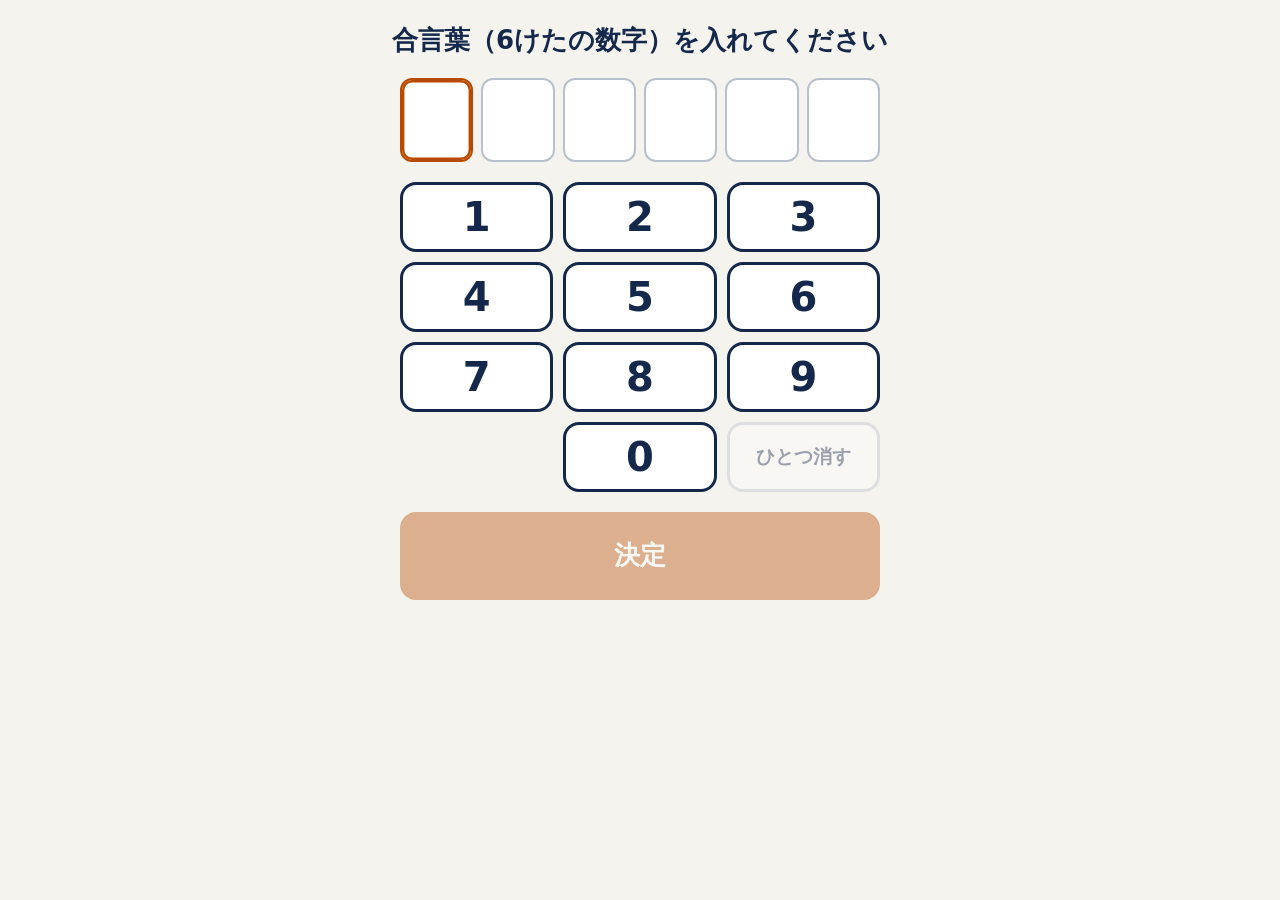
<file: kikitori-challenge/index.html>
<!doctype html>
<html lang="ja" data-font="large">
<head>
<meta charset="utf-8">
<meta name="viewport" content="width=device-width, initial-scale=1, viewport-fit=cover">
<title>ききとりチャレンジ</title>
<meta name="author" content="KENTA SHINKAWA">
<meta name="description" content="聞いて覚える練習（単語・数字・文章）。失語症の方のための言語性短期記憶の練習アプリです。">
<meta name="theme-color" content="#14284b">
<meta name="format-detection" content="telephone=no">
<meta name="mobile-web-app-capable" content="yes">
<meta name="apple-mobile-web-app-capable" content="yes">
<meta name="apple-mobile-web-app-title" content="ききとり">
<meta name="apple-mobile-web-app-status-bar-style" content="default">
<link rel="manifest" href="manifest.webmanifest">
<link rel="icon" href="img/icon.svg" type="image/svg+xml">
<link rel="apple-touch-icon" href="img/icon-192.png">
<link rel="stylesheet" href="css/style.css">
<link rel="stylesheet" href="css/print.css">
</head>
<body>
<!-- ききとりチャレンジ  作成：KENTA SHINKAWA -->
<main id="app" class="app">
  <div class="boot">
    <h1>ききとりチャレンジ</h1>
    <p id="boot-msg">準備しています…</p>
  </div>
</main>
<noscript><p style="padding:1.5rem;font-size:1.25rem">このアプリを使うには、ブラウザの JavaScript を有効にしてください。</p></noscript>
<script>
// 読み込みに失敗したとき、何も出ないままにしない
window.addEventListener('error', function () {
  var m = document.getElementById('boot-msg');
  if (m) m.textContent = '読み込みに失敗しました。電波のよいところで、もう一度開いてください。';
}, true);
</script>
<script type="module" src="js/app.js"></script>
</body>
</html>
</file>
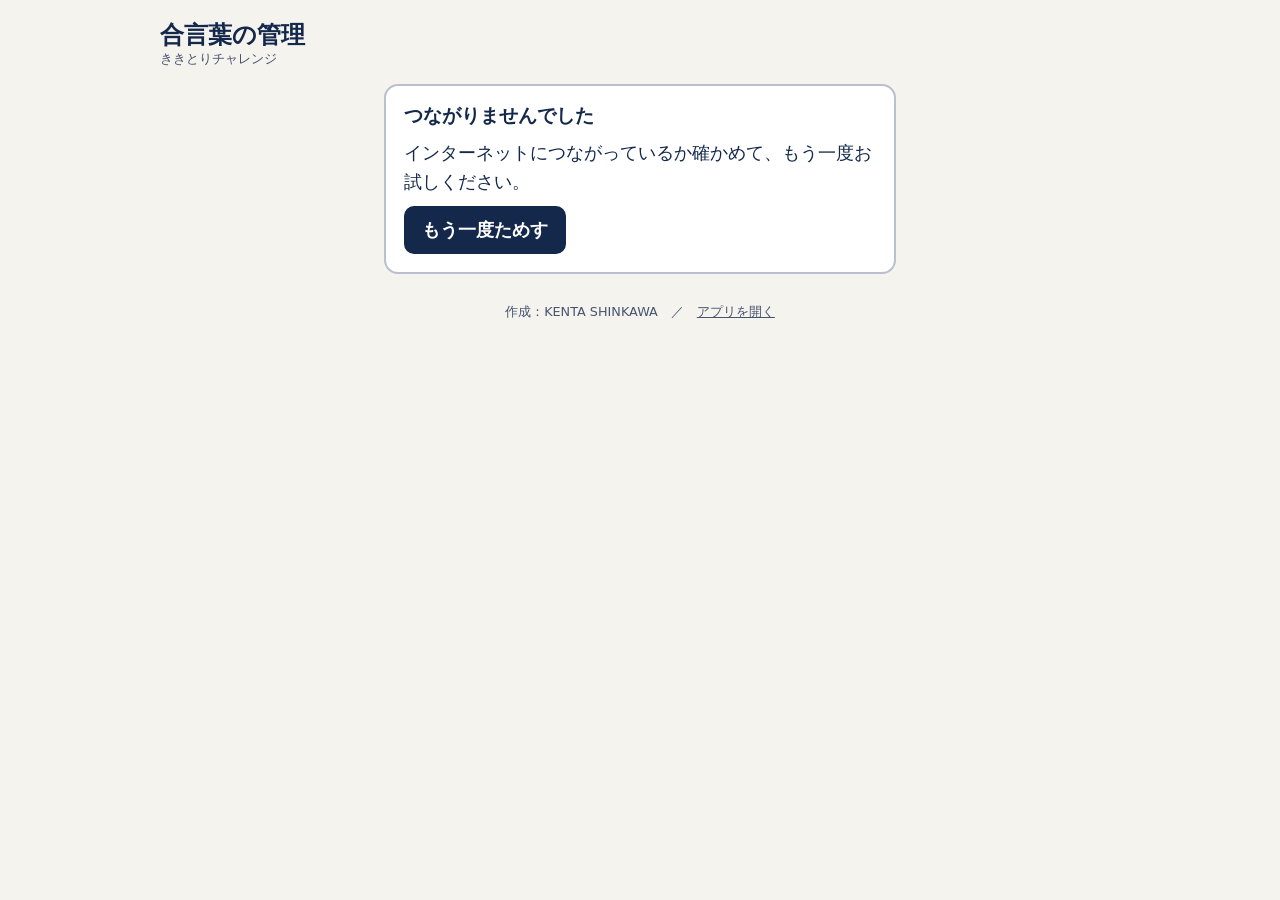
<file: kikitori-challenge/admin.html>
<!doctype html>
<html lang="ja">
<head>
<meta charset="utf-8">
<meta name="viewport" content="width=device-width, initial-scale=1">
<meta name="author" content="KENTA SHINKAWA">
<meta name="robots" content="noindex">
<meta name="referrer" content="no-referrer">
<title>合言葉の管理｜ききとりチャレンジ</title>
<link rel="icon" href="img/icon.svg" type="image/svg+xml">
<style>
  /* ききとりチャレンジ 合言葉の管理ページ  作成：KENTA SHINKAWA */
  :root { --bg: #f5f3ee; --surface: #fff; --ink: #14284b; --ink-soft: #46546e; --line: #b9c0cd; --accent: #b84a00; --accent-soft: #fff1e3; --ok: #1d6b3a; --ok-soft: #e4f3e9; }
  *, *::before, *::after { box-sizing: border-box; }
  body { margin: 0; background: var(--bg); color: var(--ink); font-size: 18px; line-height: 1.6;
    font-family: "Hiragino Maru Gothic ProN", "BIZ UDPGothic", "Yu Gothic UI", "Yu Gothic", "Meiryo", "Noto Sans JP", system-ui, sans-serif; }
  main { max-width: 62rem; margin: 0 auto; padding: 20px 16px 48px; }
  header { display: flex; flex-wrap: wrap; align-items: center; gap: 8px 16px; margin-bottom: 16px; }
  header h1 { font-size: 1.5rem; margin: 0; flex: 1 1 auto; line-height: 1.3; }
  header h1 small { display: block; font-size: .8rem; font-weight: 500; color: var(--ink-soft); }
  h2 { font-size: 1.2rem; margin: 0 0 10px; line-height: 1.3; }
  p { margin: 0 0 10px; }
  [hidden] { display: none !important; }
  .panel { background: var(--surface); border: 2px solid var(--line); border-radius: 14px; padding: 18px; margin-bottom: 18px; }
  .narrow { max-width: 32rem; margin-left: auto; margin-right: auto; }
  label { display: block; font-weight: 700; margin: 12px 0 4px; }
  input[type="text"], input[type="password"] { font: inherit; color: inherit; width: 100%; min-height: 52px; padding: 8px 12px; border: 2px solid var(--ink); border-radius: 10px; background: #fff; }
  input:focus-visible, button:focus-visible, a:focus-visible { outline: 3px solid #1a73e8; outline-offset: 2px; }
  .check { display: flex; align-items: center; gap: 8px; font-weight: 500; margin: 10px 0; cursor: pointer; }
  .check input { width: 22px; height: 22px; }
  button { font: inherit; font-weight: 700; color: var(--ink); background: #fff; border: 2px solid var(--ink); border-radius: 10px; min-height: 48px; padding: 6px 16px; cursor: pointer; touch-action: manipulation; }
  button:active { background: #e9edf4; }
  button.primary { background: var(--ink); color: #fff; }
  button.warn { border-color: var(--accent); color: var(--accent); }
  button.quiet { border-color: var(--line); font-weight: 500; }
  button.small { min-height: 40px; padding: 4px 12px; font-size: .9rem; }
  button[disabled] { opacity: .45; cursor: default; }
  .row { display: flex; flex-wrap: wrap; gap: 10px; align-items: center; }
  .row > input { flex: 1 1 14rem; width: auto; }
  .note { font-size: .85rem; color: var(--ink-soft); }
  .msg { font-weight: 700; color: var(--accent); margin: 10px 0 0; }
  .msg:empty { display: none; }
  #notice { background: var(--accent-soft); border: 2px solid var(--accent); border-radius: 10px; padding: 10px 14px; font-weight: 700; margin-bottom: 16px; }
  #notice:empty { display: none; }
  .summary { font-size: 1.15rem; font-weight: 700; }
  .summary b { font-size: 1.6rem; padding: 0 .15em; }
  #issued { border-color: var(--accent); background: var(--accent-soft); }
  .bigcode { font-size: clamp(2.4rem, 12vw, 3.6rem); font-weight: 700; letter-spacing: .12em; line-height: 1.2; font-variant-numeric: tabular-nums; margin: 4px 0 10px; }
  .link { background: #fff; border: 2px solid var(--line); border-radius: 10px; padding: 8px 12px; overflow-wrap: anywhere; word-break: break-all; font-size: .95rem; margin-bottom: 10px; }
  table { width: 100%; border-collapse: collapse; }
  th { text-align: left; font-size: .85rem; color: var(--ink-soft); padding: 6px 10px; border-bottom: 2px solid var(--ink); white-space: nowrap; }
  td { padding: 10px; border-bottom: 1px solid var(--line); vertical-align: middle; }
  td.label { font-weight: 700; overflow-wrap: anywhere; min-width: 9rem; }
  td.label .none { font-weight: 500; color: var(--ink-soft); }
  td.code { font-size: 1.35rem; font-weight: 700; letter-spacing: .08em; font-variant-numeric: tabular-nums; white-space: nowrap; }
  td.date { font-size: .9rem; white-space: nowrap; }
  td.ops .row { gap: 6px; flex-wrap: nowrap; }
  td.ops button { white-space: nowrap; }
  .badge { display: inline-block; border-radius: 99px; padding: 2px 12px; font-size: .9rem; font-weight: 700; white-space: nowrap; background: var(--ok-soft); color: var(--ok); border: 1.5px solid var(--ok); }
  .badge.off { background: var(--accent-soft); color: var(--accent); border-color: var(--accent); }
  tr.off td.code, tr.off td.label { color: var(--ink-soft); }
  .edit { display: grid; gap: 6px; }
  .empty { color: var(--ink-soft); text-align: center; padding: 24px 0; margin: 0; }
  dialog { border: 0; border-radius: 16px; padding: 22px; width: min(92vw, 28rem); color: var(--ink); font: inherit; }
  dialog::backdrop { background: rgba(12, 22, 44, .6); }
  dialog p { font-size: 1.15rem; font-weight: 700; margin-bottom: 18px; }
  dialog .row { justify-content: flex-end; }
  footer { font-size: .8rem; color: var(--ink-soft); text-align: center; margin-top: 28px; }
  footer a { color: inherit; }

  /* せまい画面では、表を1件ずつのカードにする */
  @media (max-width: 1100px) {
    thead { position: absolute; width: 1px; height: 1px; overflow: hidden; clip-path: inset(50%); }
    table, tbody, tr, td { display: block; width: 100%; }
    tr { border: 2px solid var(--line); border-radius: 12px; padding: 10px 12px; margin-bottom: 12px; display: grid; grid-template-columns: 1fr auto; gap: 4px 12px; align-items: center; }
    td { border: 0; padding: 0; min-width: 0; }
    td.label { grid-column: 1 / -1; font-size: 1.1rem; }
    td.date { grid-column: 1 / -1; white-space: normal; }
    td.date::before { content: attr(data-th) "："; color: var(--ink-soft); }
    td.ops { grid-column: 1 / -1; margin-top: 6px; }
    td.ops .row { flex-wrap: wrap; }
    td.ops button { flex: 1 1 auto; }
  }
</style>
</head>
<body>
<!-- ききとりチャレンジ 合言葉の管理  作成：KENTA SHINKAWA -->
<main>
  <header>
    <h1>合言葉の管理<small>ききとりチャレンジ</small></h1>
    <button type="button" id="logout" class="quiet" hidden>ログアウト</button>
  </header>

  <p id="notice" role="alert"></p>

  <section id="v-loading" class="panel narrow"><p style="margin:0">準備しています…</p></section>

  <section id="v-error" class="panel narrow" hidden>
    <h2>つながりませんでした</h2>
    <p>インターネットにつながっているか確かめて、もう一度お試しください。</p>
    <button type="button" id="boot-retry" class="primary">もう一度ためす</button>
  </section>

  <section id="v-setup" class="panel narrow" hidden>
    <h2>管理用パスワードを決めてください（10文字以上）</h2>
    <p class="note">はじめに1回だけ行います。このパスワードは、この管理ページを開くたびに使います。忘れないように、紙などに控えておいてください。</p>
    <form id="setup-form" autocomplete="off">
      <label for="setup-1">新しいパスワード</label>
      <input type="password" id="setup-1" autocomplete="new-password" required>
      <label for="setup-2">もう一度、同じパスワード</label>
      <input type="password" id="setup-2" autocomplete="new-password" required>
      <label class="check"><input type="checkbox" data-show="setup-1 setup-2">入力した文字を見えるようにする</label>
      <button type="submit" class="primary">このパスワードに決める</button>
      <p class="msg" id="setup-msg" role="alert"></p>
    </form>
  </section>

  <section id="v-login" class="panel narrow" hidden>
    <h2>管理用パスワードを入れてください</h2>
    <form id="login-form">
      <label for="login-pass">パスワード</label>
      <input type="password" id="login-pass" autocomplete="current-password" required>
      <label class="check"><input type="checkbox" data-show="login-pass">入力した文字を見えるようにする</label>
      <button type="submit" class="primary">ログイン</button>
      <p class="msg" id="login-msg" role="alert"></p>
    </form>
  </section>

  <div id="v-main" hidden>
    <section class="panel">
      <h2>新しい合言葉を発行</h2>
      <form id="add-form" autocomplete="off">
        <label for="add-label" style="margin-top:0">メモ（だれに渡す合言葉か）</label>
        <div class="row">
          <input type="text" id="add-label" maxlength="60" placeholder="例：T.K さん／3番">
          <button type="submit" class="primary">新しい合言葉を発行</button>
        </div>
        <p class="note" style="margin:8px 0 0">メモには本名ではなく、イニシャルや番号など、ご自身だけが分かる書き方をおすすめします</p>
        <p class="msg" id="add-msg" role="alert"></p>
      </form>
    </section>

    <section id="issued" class="panel" hidden tabindex="-1">
      <h2>合言葉を発行しました</h2>
      <p id="issued-label" style="margin:0"></p>
      <p class="bigcode" id="issued-code"></p>
      <div class="row" style="margin-bottom:14px"><button type="button" id="copy-code">合言葉をコピー</button></div>
      <p style="font-weight:700;margin-bottom:6px">このリンクを開くだけでも使えます</p>
      <p class="link" id="issued-link"></p>
      <div class="row">
        <button type="button" id="copy-link">リンクをコピー</button>
        <button type="button" id="issued-close" class="quiet">とじる</button>
        <span class="note" id="copy-msg" role="status"></span>
      </div>
      <p class="note" style="margin:10px 0 0">リンクをメールなどで送るか、合言葉（6けたの数字）を伝えてください。合言葉は下の一覧でいつでも確認できます。</p>
    </section>

    <section class="panel">
      <div class="row" style="justify-content:space-between;margin-bottom:10px">
        <h2 style="margin:0">合言葉の一覧</h2>
        <button type="button" id="reload" class="quiet small">最新の状態にする</button>
      </div>
      <p class="summary" id="summary"></p>
      <table>
        <thead><tr><th>メモ</th><th>合言葉</th><th>状態</th><th>発行日</th><th>最後に使った日</th><th>操作</th></tr></thead>
        <tbody id="rows"></tbody>
      </table>
      <p class="empty" id="empty" hidden>まだ合言葉はありません。上の「新しい合言葉を発行」から作れます。</p>
      <p class="note" id="list-msg" role="status" style="margin:10px 0 0"></p>
    </section>
  </div>

  <dialog id="confirm">
    <p id="confirm-text"></p>
    <div class="row">
      <button type="button" id="confirm-no" class="primary">やめる</button>
      <button type="button" id="confirm-yes" class="warn">停止する</button>
    </div>
  </dialog>

  <footer>作成：KENTA SHINKAWA　／　<a href="./">アプリを開く</a></footer>
</main>

<script>
// ききとりチャレンジ 合言葉の管理  作成：KENTA SHINKAWA
(function () {
  'use strict';
  var API_URL = 'https://zmajpgygyqucfzdklybq.supabase.co';
  var API_KEY = 'sb_publishable_R-wtpsYgIM7FgHIms-42dg_yjt1VHjO'; // 公開してよいキー
  var PASS_KEY = 'kikitori-admin-pass'; // sessionStorage（タブを閉じたら消える）
  var MIN_PASS = 10;
  var MSG = {
    network: '通信できませんでした。インターネットにつながっているか確かめて、もう一度お試しください。',
    server: 'うまくいきませんでした。少し時間をおいて、もう一度お試しください。',
    auth: 'パスワードがちがいます',
  };

  var $ = function (id) { return document.getElementById(id); };
  var views = ['v-loading', 'v-error', 'v-setup', 'v-login', 'v-main'];
  var pass = '';
  var items = [];
  var editingId = null;

  function show(view) {
    views.forEach(function (v) { $(v).hidden = v !== view; });
    $('logout').hidden = view !== 'v-main';
    $('notice').textContent = '';
  }
  function el(tag, cls, text) {
    var e = document.createElement(tag);
    if (cls) e.className = cls;
    if (text != null) e.textContent = text;
    return e;
  }
  function button(text, cls, onclick) {
    var b = el('button', cls, text);
    b.type = 'button';
    b.addEventListener('click', onclick);
    return b;
  }

  // ---- 通信 ----
  function fail(kind) { var e = new Error(kind); e.kind = kind; return e; }
  async function rpc(name, args) {
    var res;
    try {
      res = await fetch(API_URL + '/rest/v1/rpc/' + name, {
        method: 'POST',
        headers: { apikey: API_KEY, 'Content-Type': 'application/json' },
        body: JSON.stringify(args || {}),
        cache: 'no-store',
      });
    } catch (e) { throw fail('network'); }
    var body = null;
    try { body = await res.json(); } catch (e) { /* 本文なし */ }
    if (!res.ok) {
      if ((body && body.code === '42501') || res.status === 401 || res.status === 403) throw fail('auth');
      throw fail('server');
    }
    return body;
  }
  function messageOf(e) { return MSG[e && e.kind] || MSG.server; }

  // ボタンを押している間は、二重に押せないようにする
  async function busy(target, fn) {
    var buttons = target ? Array.prototype.slice.call(target.querySelectorAll ? target.querySelectorAll('button') : []) : [];
    if (target && target.tagName === 'BUTTON') buttons.push(target);
    buttons = buttons.filter(function (b) { return !b.disabled; });
    buttons.forEach(function (b) { b.disabled = true; });
    try { return await fn(); } finally { buttons.forEach(function (b) { b.disabled = false; }); }
  }

  // ---- パスワードの保持（このタブを開いている間だけ）----
  function loadPass() { try { return sessionStorage.getItem(PASS_KEY) || ''; } catch (e) { return ''; } }
  function keepPass(p) { pass = p; try { sessionStorage.setItem(PASS_KEY, p); } catch (e) { /* 保存できなくても続ける */ } }
  function forgetPass() { pass = ''; try { sessionStorage.removeItem(PASS_KEY); } catch (e) { /* 無視 */ } }

  function showLogin(message) {
    show('v-login');
    $('login-pass').value = '';
    $('login-msg').textContent = message || '';
    $('login-pass').focus();
  }
  function logout(message) {
    forgetPass();
    items = [];
    editingId = null;
    $('rows').replaceChildren();
    $('issued').hidden = true;
    showLogin(message);
  }

  // ---- 起動 ----
  async function boot() {
    show('v-loading');
    var saved = loadPass();
    try {
      if (saved) {
        try {
          items = await rpc('admin_list', { p_pass: saved });
          pass = saved;
          showMain();
          return;
        } catch (e) {
          if (e.kind !== 'auth') throw e;
          forgetPass();
        }
      }
      var ready = await rpc('admin_is_setup', {});
      if (ready) showLogin('');
      else { show('v-setup'); $('setup-1').focus(); }
    } catch (e) {
      show('v-error');
    }
  }
  $('boot-retry').addEventListener('click', boot);

  // ---- 初回：パスワードを決める ----
  $('setup-form').addEventListener('submit', function (ev) {
    ev.preventDefault();
    var a = $('setup-1').value; var b = $('setup-2').value; var msg = $('setup-msg');
    msg.textContent = '';
    if (a.length < MIN_PASS) { msg.textContent = 'パスワードは10文字以上にしてください（いま ' + a.length + '文字です）'; return; }
    if (a !== b) { msg.textContent = '2つのパスワードがちがっています。同じものを入れてください'; return; }
    busy(ev.target, async function () {
      try {
        var ok = await rpc('admin_setup', { p_new_pass: a });
        if (ok !== true) { showLogin('パスワードはすでに決められています。決めてあるパスワードを入れてください'); return; }
        items = await rpc('admin_list', { p_pass: a });
        keepPass(a);
        $('setup-1').value = ''; $('setup-2').value = '';
        showMain();
      } catch (e) { msg.textContent = messageOf(e); }
    });
  });

  // ---- ログイン ----
  $('login-form').addEventListener('submit', function (ev) {
    ev.preventDefault();
    var p = $('login-pass').value; var msg = $('login-msg');
    msg.textContent = '';
    if (!p) return;
    busy(ev.target, async function () {
      try {
        items = await rpc('admin_list', { p_pass: p });
        keepPass(p);
        $('login-pass').value = '';
        showMain();
      } catch (e) { msg.textContent = messageOf(e); }
    });
  });
  $('logout').addEventListener('click', function () { logout(''); });

  Array.prototype.forEach.call(document.querySelectorAll('input[data-show]'), function (box) {
    box.checked = false;
    box.addEventListener('change', function () {
      box.dataset.show.split(' ').forEach(function (id) { $(id).type = box.checked ? 'text' : 'password'; });
    });
  });

  // ---- 一覧 ----
  function pad(n) { return String(n).padStart(2, '0'); }
  function dateText(iso, withTime) {
    var d = new Date(iso);
    if (!iso || isNaN(d.getTime())) return '';
    var s = d.getFullYear() + '年' + (d.getMonth() + 1) + '月' + d.getDate() + '日';
    return withTime ? s + ' ' + pad(d.getHours()) + ':' + pad(d.getMinutes()) : s;
  }
  function linkOf(code) { return new URL('./', location.href).href + '?k=' + code; }
  function nameOf(it) { return (it.label || '').trim(); }

  function showMain() {
    show('v-main');
    render();
  }

  function render() {
    if (!Array.isArray(items)) items = [];
    items.sort(function (a, b) { return String(b.created_at || '').localeCompare(String(a.created_at || '')); });
    var on = items.filter(function (it) { return it.active; }).length;
    var sum = $('summary');
    sum.replaceChildren('利用中 ', el('b', '', String(on)), ' 人 ／ 停止中 ', el('b', '', String(items.length - on)), ' 人');
    $('empty').hidden = items.length > 0;
    $('rows').replaceChildren.apply($('rows'), items.map(rowOf));
  }

  function rowOf(it) {
    var tr = el('tr', it.active ? '' : 'off');
    var name = nameOf(it);

    var tdLabel = el('td', 'label');
    if (editingId === it.id) {
      var input = el('input'); input.type = 'text'; input.maxLength = 60; input.value = name;
      input.setAttribute('aria-label', 'メモ');
      var save = button('保存する', 'primary small', function () { saveLabel(it, input.value, tdLabel); });
      var cancel = button('やめる', 'quiet small', function () { editingId = null; render(); });
      input.addEventListener('keydown', function (e) {
        if (e.key === 'Enter') { e.preventDefault(); save.click(); }
        if (e.key === 'Escape') { e.preventDefault(); cancel.click(); }
      });
      var box = el('div', 'edit'); var r = el('div', 'row'); r.append(save, cancel); box.append(input, r);
      tdLabel.append(box);
      setTimeout(function () { input.focus(); input.select(); }, 0);
    } else {
      tdLabel.append(name ? document.createTextNode(name) : el('span', 'none', '（メモなし）'));
    }

    var tdCode = el('td', 'code', it.code);
    var tdState = el('td', 'state');
    tdState.append(el('span', it.active ? 'badge' : 'badge off', it.active ? '利用中' : '停止中'));
    var tdMade = el('td', 'date', dateText(it.created_at, false)); tdMade.dataset.th = '発行日';
    var tdSeen = el('td', 'date', it.last_seen_at ? dateText(it.last_seen_at, true) : 'まだ使っていません'); tdSeen.dataset.th = '最後に使った日';

    var tdOps = el('td', 'ops'); var ops = el('div', 'row');
    ops.append(
      it.active
        ? button('停止する', 'warn small', function (ev) { stop(it, ev.currentTarget); })
        : button('再開する', 'primary small', function (ev) { setActive(it, true, ev.currentTarget); }),
      button('メモを変える', 'quiet small', function () { editingId = it.id; render(); }),
      button('リンクをコピー', 'quiet small', function () { copy(linkOf(it.code), $('list-msg'), 'リンクをコピーしました（' + (name || it.code) + '）'); }));
    tdOps.append(ops);

    tr.append(tdLabel, tdCode, tdState, tdMade, tdSeen, tdOps);
    return tr;
  }

  // 操作のあとの共通処理。パスワードが変わっていたらログインし直し
  function onError(e, where) {
    if (e && e.kind === 'auth') { logout('パスワードがちがいます。もう一度入れてください'); return; }
    (where || $('notice')).textContent = messageOf(e);
  }
  async function reload() {
    items = await rpc('admin_list', { p_pass: pass });
    render();
  }
  $('reload').addEventListener('click', function (ev) {
    $('notice').textContent = ''; $('list-msg').textContent = '';
    busy(ev.currentTarget, async function () {
      try { await reload(); $('list-msg').textContent = '最新の状態にしました'; } catch (e) { onError(e); }
    });
  });

  // ---- 発行 ----
  $('add-form').addEventListener('submit', function (ev) {
    ev.preventDefault();
    var label = $('add-label').value.trim(); var msg = $('add-msg');
    msg.textContent = ''; $('notice').textContent = '';
    busy(ev.target, async function () {
      try {
        var code = await rpc('admin_add', { p_pass: pass, p_label: label });
        if (typeof code !== 'string' && typeof code !== 'number') throw fail('server');
        code = String(code);
        $('add-label').value = '';
        $('issued-label').textContent = label ? 'メモ：' + label : '';
        $('issued-code').textContent = code;
        $('issued-link').textContent = linkOf(code);
        $('copy-msg').textContent = '';
        $('issued').hidden = false;
        $('issued').focus();
        try { await reload(); } catch (e) { onError(e); }
      } catch (e) { onError(e, msg); }
    });
  });
  $('issued-close').addEventListener('click', function () { $('issued').hidden = true; });
  $('copy-code').addEventListener('click', function () { copy($('issued-code').textContent, $('copy-msg'), '合言葉をコピーしました'); });
  $('copy-link').addEventListener('click', function () { copy($('issued-link').textContent, $('copy-msg'), 'リンクをコピーしました'); });

  async function copy(text, msgEl, done) {
    var ok = false;
    try { await navigator.clipboard.writeText(text); ok = true; } catch (e) {
      try { // 古いブラウザ向け
        var ta = document.createElement('textarea');
        ta.value = text; ta.setAttribute('readonly', ''); ta.style.position = 'fixed'; ta.style.opacity = '0';
        document.body.append(ta); ta.select();
        ok = document.execCommand('copy');
        ta.remove();
      } catch (e2) { ok = false; }
    }
    msgEl.textContent = ok ? done : 'コピーできませんでした。文字をなぞって選び、コピーしてください';
  }

  // ---- 停止・再開・メモ ----
  function confirmStop(text) {
    var dlg = $('confirm');
    $('confirm-text').textContent = text;
    if (typeof dlg.showModal !== 'function') return Promise.resolve(window.confirm(text));
    return new Promise(function (resolve) {
      var done = function (v) {
        $('confirm-yes').onclick = null; $('confirm-no').onclick = null; dlg.oncancel = null;
        if (dlg.open) dlg.close();
        resolve(v);
      };
      $('confirm-yes').onclick = function () { done(true); };
      $('confirm-no').onclick = function () { done(false); };
      dlg.oncancel = function (e) { e.preventDefault(); done(false); };
      dlg.showModal();
      $('confirm-no').focus();
    });
  }
  async function stop(it, btn) {
    var name = nameOf(it);
    var ok = await confirmStop((name ? name + 'さん' : '合言葉 ' + it.code) + 'の利用を停止します。よろしいですか？');
    if (ok) setActive(it, false, btn);
  }
  function setActive(it, active, btn) {
    $('notice').textContent = ''; $('list-msg').textContent = '';
    return busy(btn, async function () {
      try {
        await rpc('admin_update', { p_pass: pass, p_id: it.id, p_active: active, p_label: null });
        await reload();
        $('list-msg').textContent = (nameOf(it) || it.code) + (active ? ' の利用を再開しました' : ' の利用を停止しました');
      } catch (e) { onError(e); }
    });
  }
  function saveLabel(it, value, cell) {
    $('notice').textContent = ''; $('list-msg').textContent = '';
    return busy(cell, async function () {
      try {
        await rpc('admin_update', { p_pass: pass, p_id: it.id, p_active: null, p_label: value.trim() });
        editingId = null;
        await reload();
        $('list-msg').textContent = 'メモを保存しました';
      } catch (e) { onError(e); }
    });
  }

  boot();
})();
</script>
</body>
</html>
</file>
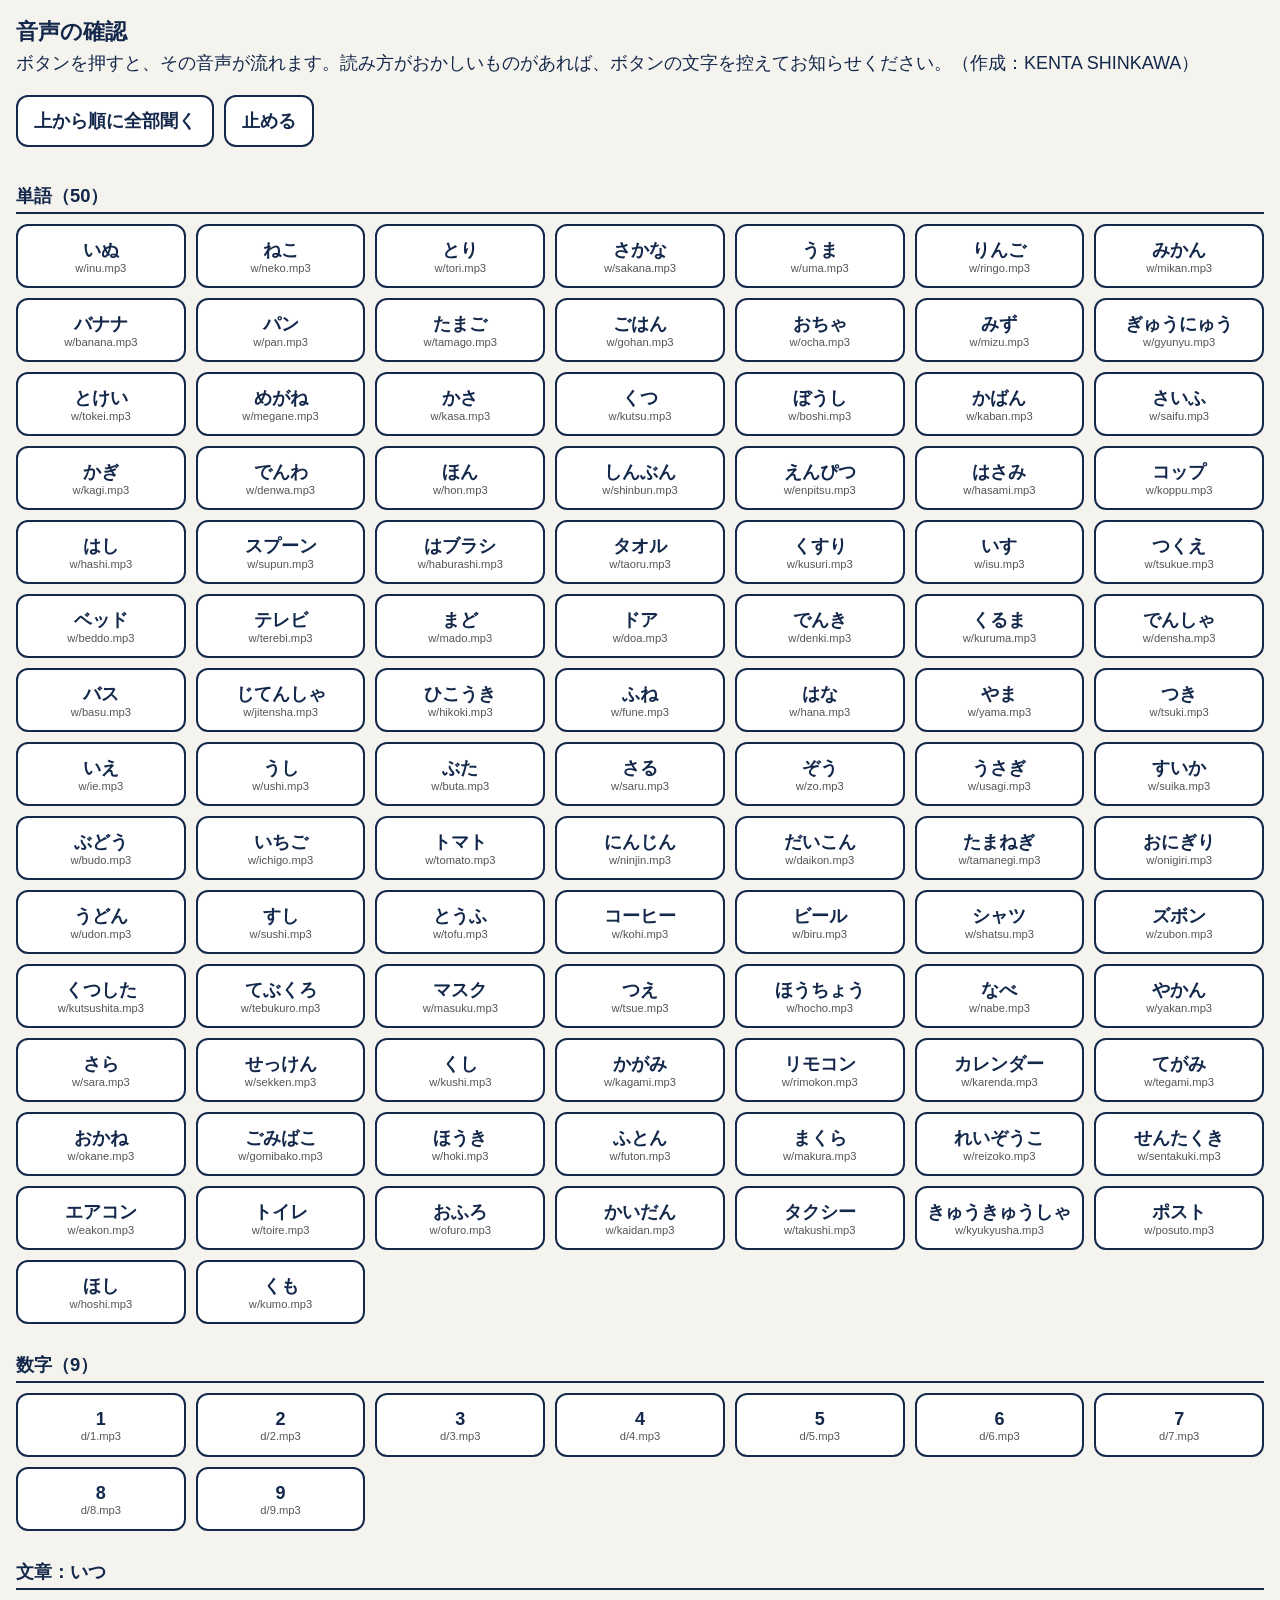
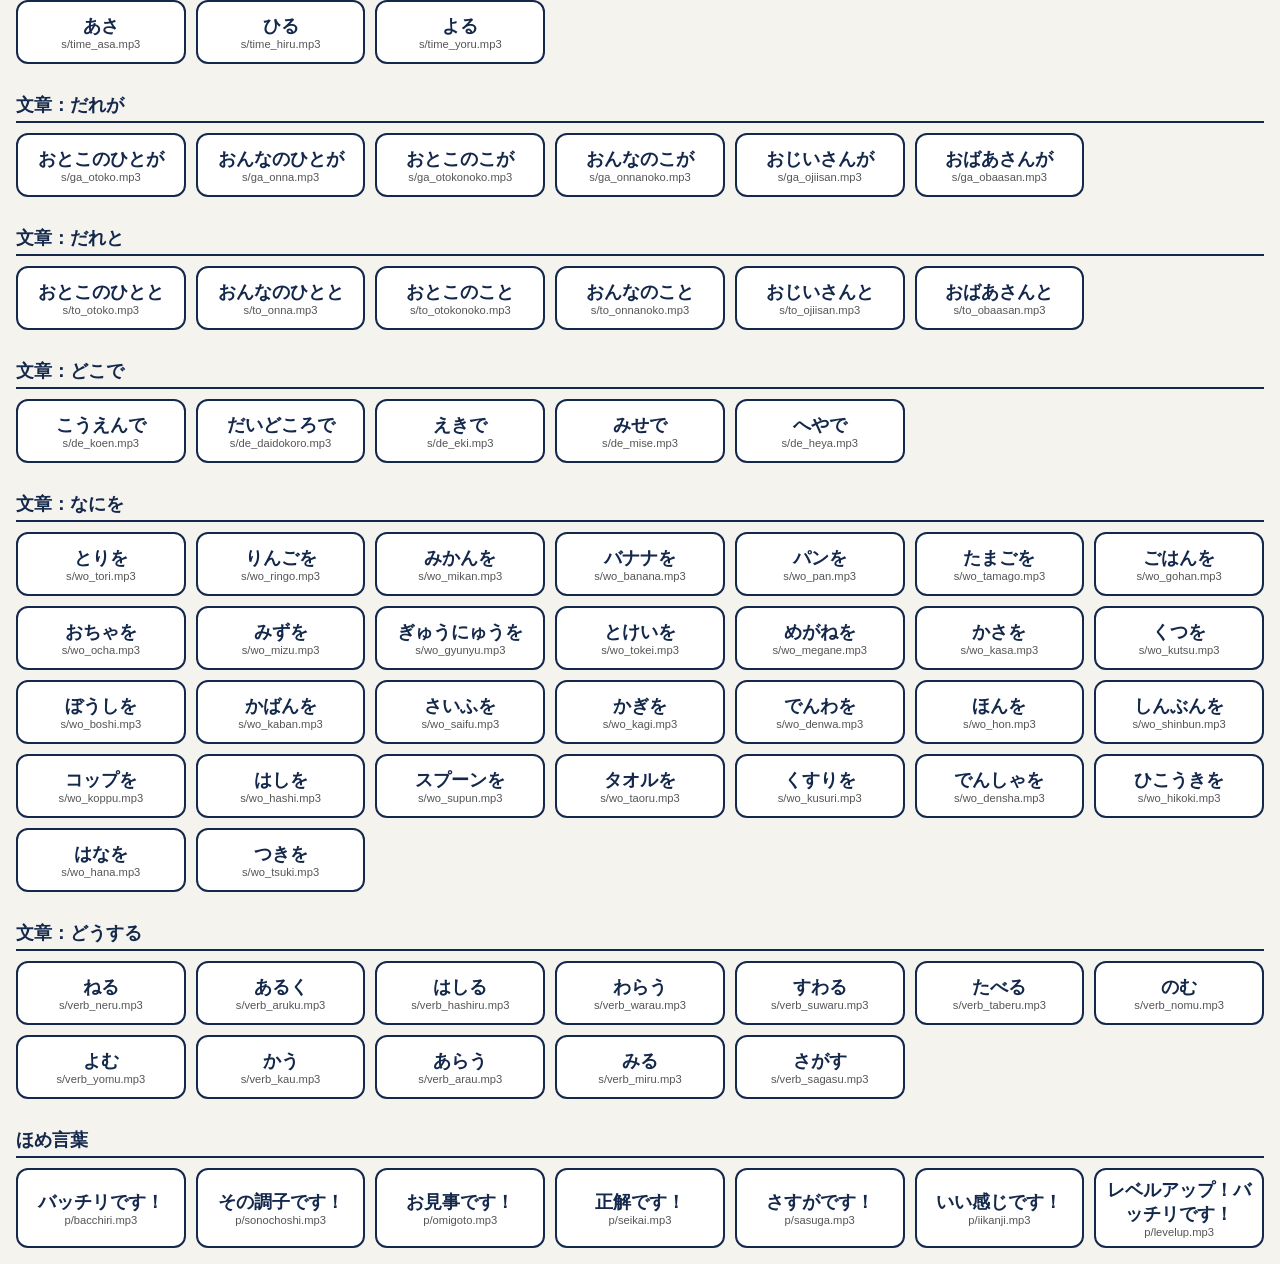
<file: kikitori-challenge/check.html>
<!doctype html>
<html lang="ja">
<head>
<meta charset="utf-8">
<meta name="viewport" content="width=device-width, initial-scale=1">
<meta name="author" content="KENTA SHINKAWA">
<meta name="robots" content="noindex">
<title>音声の確認｜ききとりチャレンジ</title>
<style>
  body { font-family: "Hiragino Maru Gothic ProN", "BIZ UDPGothic", "Yu Gothic", sans-serif; margin: 0; padding: 16px; background: #f4f3ee; color: #14284b; font-size: 18px; }
  h1 { font-size: 1.4rem; margin: 0 0 4px; } h2 { font-size: 1.15rem; margin: 28px 0 10px; border-bottom: 2px solid #14284b; padding-bottom: 4px; }
  p { margin: 4px 0 12px; }
  .grid { display: grid; grid-template-columns: repeat(auto-fill, minmax(150px, 1fr)); gap: 10px; }
  button { font: inherit; font-weight: 700; min-height: 64px; padding: 8px; border: 2px solid #14284b; border-radius: 12px; background: #fff; color: inherit; cursor: pointer; touch-action: manipulation; }
  button.playing { background: #ffe9d6; border-color: #b84a00; }
  button.ng { background: #fde2e2; border-color: #b00020; }
  button small { display: block; font-weight: 400; font-size: .7rem; color: #555; }
  .bar { position: sticky; top: 0; background: #f4f3ee; padding: 8px 0; display: flex; gap: 10px; flex-wrap: wrap; }
  .bar button { min-height: 52px; padding: 6px 16px; }
</style>
</head>
<body>
<h1>音声の確認</h1>
<p>ボタンを押すと、その音声が流れます。読み方がおかしいものがあれば、ボタンの文字を控えてお知らせください。（作成：KENTA SHINKAWA）</p>
<div class="bar"><button id="all">上から順に全部聞く</button><button id="stop">止める</button></div>
<main id="list"></main>
<script type="module">
import { WORDS, DIGITS, SENTENCE_PARTS as P, PRAISES, LEVELUP_PHRASE } from './js/data.js';
const used = new Set(P.verbs.flatMap((v) => v.objects));
const groups = [
  ['単語（50）', WORDS], ['数字（9）', DIGITS], ['文章：いつ', P.times], ['文章：だれが', P.subjects], ['文章：だれと', P.partners],
  ['文章：どこで', P.places], ['文章：なにを', P.objects.filter((o) => used.has(o.id))], ['文章：どうする', P.verbs], ['ほめ言葉', [...PRAISES, LEVELUP_PHRASE]],
];
const audio = new Audio(); const all = []; let queue = null;
const list = document.getElementById('list');
function play(b) {
  document.querySelectorAll('.playing').forEach((e) => e.classList.remove('playing'));
  b.classList.add('playing'); audio.src = b.dataset.src + '?t=' + Date.now(); audio.play().catch(() => b.classList.add('ng'));
  b.scrollIntoView({ block: 'nearest' });
}
audio.onended = () => { document.querySelectorAll('.playing').forEach((e) => e.classList.remove('playing')); if (queue && queue.length) setTimeout(() => queue && play(queue.shift()), 600); };
audio.onerror = () => { const b = document.querySelector('.playing'); if (b) b.classList.add('ng'); };
for (const [title, items] of groups) {
  const h = document.createElement('h2'); h.textContent = title; const g = document.createElement('div'); g.className = 'grid';
  for (const it of items) {
    const b = document.createElement('button'); b.dataset.src = it.audio;
    b.innerHTML = `${it.label}<small>${it.audio.replace('audio/', '')}</small>`;
    b.onclick = () => { queue = null; play(b); }; g.append(b); all.push(b);
  }
  list.append(h, g);
}
document.getElementById('all').onclick = () => { queue = all.slice(); play(queue.shift()); };
document.getElementById('stop').onclick = () => { queue = null; audio.pause(); document.querySelectorAll('.playing').forEach((e) => e.classList.remove('playing')); };
</script>
</body>
</html>
</file>
<file: kikitori-challenge/css/style.css>
/* ききとりチャレンジ 画面のスタイル  作成：KENTA SHINKAWA
   方針: 白地に濃紺の文字＋橙のアクセント1色。全体を rem で組み、
   文字の大きさ設定は html の font-size を変えるだけで全体に効く。 */

:root {
  --bg: #f5f3ee;
  --surface: #ffffff;
  --ink: #14284b;        /* 濃紺：文字・主ボタン */
  --ink-soft: #46546e;
  --line: #b9c0cd;
  --line-strong: #14284b;
  --accent: #b84a00;     /* 橙：選んだ印・決定 */
  --accent-soft: #fff1e3;
  --focus: #1a73e8;
  --radius: 0.8rem;
  --tap: clamp(64px, 3.2rem, 76px);
  --gap: 0.8rem;
  --font: "Hiragino Maru Gothic ProN", "ヒラギノ丸ゴ ProN", "BIZ UDPGothic", "BIZ UDGothic", "Yu Gothic UI", "Yu Gothic", "Meiryo", "Noto Sans JP", "Noto Sans CJK JP", system-ui, sans-serif;
  color-scheme: light;
}

/* 文字の大きさ（大＝本文20px／特大／最大） */
html { font-size: 125%; }
html[data-font="xlarge"] { font-size: 143.75%; }
html[data-font="xxlarge"] { font-size: 162.5%; }

*, *::before, *::after { box-sizing: border-box; }

html, body { height: 100%; }
html {
  -webkit-text-size-adjust: 100%;
  text-size-adjust: 100%;
  touch-action: manipulation;
}
body {
  margin: 0;
  background: var(--bg);
  color: var(--ink);
  font-family: var(--font);
  font-weight: 500;
  line-height: 1.5;
  -webkit-tap-highlight-color: transparent;
  -webkit-touch-callout: none;
  -webkit-user-select: none;
  user-select: none;
  overscroll-behavior: none;
  word-break: keep-all;      /* 日本語を単語の途中で折り返さない（空白で折る） */
  overflow-wrap: break-word;
  line-break: strict;
  touch-action: manipulation;
}
h1, h2, p { margin: 0; }
h1, h2 { line-height: 1.3; font-weight: 700; }
h1:focus, h2:focus { outline: none; }
img { -webkit-user-drag: none; user-select: none; pointer-events: none; max-width: 100%; }
[hidden] { display: none !important; }

.app {
  min-height: 100%;
  height: 100%;
  display: flex;
  flex-direction: column;
}
.boot { margin: auto; text-align: center; padding: 2rem 1rem; }
.boot h1 { font-size: 1.6rem; margin-bottom: 1rem; }

/* ---- 画面の枠 ---- */
.screen {
  flex: 1 1 auto;
  width: 100%;
  max-width: 46rem;
  margin: 0 auto;
  display: flex;
  flex-direction: column;
  gap: 1.1rem;
  padding-top: max(1rem, env(safe-area-inset-top, 0px));
  padding-bottom: max(1.2rem, env(safe-area-inset-bottom, 0px));
  padding-left: max(1rem, env(safe-area-inset-left, 0px));
  padding-right: max(1rem, env(safe-area-inset-right, 0px));
}
.screen--fixed { height: 100%; min-height: 0; max-width: 64rem; gap: 0.6rem; overflow: hidden; }

.topbar > .btn { white-space: nowrap; flex: none; }
.topbar { display: flex; align-items: center; gap: var(--gap); min-height: var(--tap); }
.topbar h1 { font-size: min(1.35rem, 6.4vw); flex: 1 1 auto; min-width: 0; }
.topbar .spacer { flex: 1 1 auto; }

/* ---- ボタン ---- */
.btn {
  appearance: none;
  font: inherit;
  font-weight: 700;
  color: var(--ink);
  background: var(--surface);
  border: 0.15rem solid var(--line-strong);
  border-radius: var(--radius);
  min-height: var(--tap);
  min-width: var(--tap);
  padding: 0.5rem 1.1rem;
  display: inline-flex;
  align-items: center;
  justify-content: center;
  gap: 0.5rem;
  text-align: center;
  line-height: 1.3;
  cursor: pointer;
  touch-action: manipulation;
  -webkit-user-select: none;
  user-select: none;
}
.btn:active { transform: translateY(1px); background: #e9edf4; }
.btn:focus-visible, .card:focus-visible, .seg label:focus-within, .tab:focus-visible, input[type="range"]:focus-visible {
  outline: 0.2rem solid var(--focus);
  outline-offset: 0.15rem;
}
.btn--primary { background: var(--ink); color: #fff; }
.btn--primary:active { background: #0c1a33; }
.btn--accent { background: var(--accent); border-color: var(--accent); color: #fff; }
.btn--accent:active { background: #933a00; }
.btn--quiet { border-color: var(--line); font-weight: 600; }
.btn--big { font-size: min(1.3rem, 6vw); min-height: max(84px, 4.4rem); padding: 0.8rem 1.2rem; }
.btn--huge { font-size: 1.5rem; min-height: max(120px, 6.5rem); padding: 1rem 1.4rem; flex-direction: column; }
.btn--block { width: 100%; }
.btn--small { font-size: 0.85rem; padding: 0.4rem 0.9rem; }
.btn[disabled] { opacity: 0.4; cursor: default; }
.btn svg { width: 1.5em; height: 1.5em; flex: none; }
.btn--huge svg { width: 2.4em; height: 2.4em; }

/* ---- ホーム ---- */
.home-title { text-align: center; padding: 0.6rem 0 0.2rem; }
.home-title h1 { font-size: min(1.9rem, 8.4vw); letter-spacing: 0.04em; white-space: nowrap; }
.home-title p { color: var(--ink-soft); font-size: 0.95rem; margin-top: 0.2rem; }
.course-list { display: grid; gap: 1rem; grid-template-columns: 1fr; }
.course-btn {
  justify-content: space-between;
  flex-wrap: wrap;
  text-align: left;
  font-size: min(1.5rem, 7vw);
  min-height: max(104px, 5.4rem);
  padding: 0.8rem 1.3rem;
  border-width: 0.18rem;
  box-shadow: 0 0.2rem 0 var(--ink);
}
.course-btn:active { box-shadow: none; transform: translateY(0.2rem); }
.course-btn .level {
  font-size: min(0.95rem, 4.6vw); font-weight: 600; color: var(--ink);
  background: var(--accent-soft); border: 0.08rem solid #e6c4a4;
  border-radius: 2rem; padding: 0.25rem 0.9rem; white-space: nowrap;
}
.home-foot { margin-top: auto; display: flex; justify-content: center; padding-top: 0.5rem; }

@media (min-width: 800px) and (min-height: 500px) {
  .course-list--home { grid-template-columns: repeat(3, 1fr); }
  .course-list--home .course-btn { flex-direction: column; justify-content: center; gap: 1rem; min-height: 11rem; text-align: center; }
  .screen--home { max-width: 60rem; justify-content: flex-start; padding-top: 2rem; gap: 2rem; }
}

/* ---- やり方を選ぶ ---- */
.lead { font-size: 1.05rem; color: var(--ink-soft); }
.mode-list { display: grid; gap: 1.1rem; }
.mode-card {
  background: var(--surface); border: 0.1rem solid var(--line);
  border-radius: var(--radius); padding: 0.9rem; display: grid; gap: 0.7rem;
}
.mode-card .btn--big { justify-content: flex-start; text-align: left; gap: 0.9rem; }
.mode-card .btn--big > span:last-child { min-width: 0; }
.mode-card .btn--big small { display: block; font-size: 0.8rem; font-weight: 500; opacity: 0.9; margin-top: 0.15rem; }
.mode-card .btn--big svg { width: 2.2em; height: 2.2em; }
@media (min-width: 800px) { .mode-list { grid-template-columns: 1fr 1fr; align-items: start; } }

/* ---- 課題画面 ---- */
.progress { flex: 1 1 auto; min-width: 0; display: grid; gap: 0.3rem; }
.progress h1 { font-size: min(1.25rem, 5.8vw); white-space: nowrap; }
.progress h1 b { font-size: 1.3em; color: var(--accent); padding: 0 0.1em; }
.dots { display: flex; gap: 0.25rem; }
.dots span { flex: 1 1 0; height: 0.45rem; border-radius: 1rem; background: #d5dae3; }
.dots span.done { background: var(--ink); }
.dots span.now { background: var(--accent); }

.stage {
  flex: 1 1 auto; min-height: 0;
  display: flex; flex-direction: column; align-items: center; justify-content: center;
  gap: 1.2rem; text-align: center;
}
.stage--scroll { overflow-y: auto; justify-content: flex-start; padding: 0.4rem 0; gap: 0.8rem; }
.stage--scroll > :first-child { margin-top: auto; }
.stage--scroll > :last-child { margin-bottom: auto; }
.stage .big-text { font-size: 1.6rem; font-weight: 700; }
.stage .listen-btn { width: min(100%, 22rem); min-height: min(42vh, 12rem); font-size: 1.7rem; border-radius: 1.2rem; }
.stage .listen-btn svg { width: 3.2em; height: 3.2em; }
.listening { display: grid; justify-items: center; gap: 1rem; color: var(--ink); }
.listening svg { width: 7rem; height: 7rem; }
.listening .wave { animation: pulse 1.2s ease-in-out infinite; transform-origin: center; }
.listening .wave2 { animation-delay: 0.3s; }
@keyframes pulse { 0%, 100% { opacity: 0.25; } 50% { opacity: 1; } }
@media (prefers-reduced-motion: reduce) { .listening .wave { animation: none; } }

.hint { font-size: min(1rem, 4.6vw); font-weight: 600; text-align: center; color: var(--ink-soft); }

/* カードの格子：残りの高さいっぱいに行を等分して、スクロールなしで全部見せる */
.grid {
  flex: 1 1 auto; min-height: 0; width: 100%;
  display: grid; gap: 0.5rem;
  grid-template-columns: repeat(var(--cols), minmax(0, 1fr));
  grid-auto-rows: minmax(0, 1fr);
  --cols: 3;
}
.grid.n6 { --cols: 2; }
.grid.n9, .grid.n12 { --cols: 3; }
@media (min-aspect-ratio: 1/1) {
  .grid.n6 { --cols: 3; }
  .grid.n12 { --cols: 6; }
  .grid.n9.pics { --cols: 5; }
  .grid { max-width: 60rem; margin: 0 auto; }
  .grid.digits { max-width: 34rem; }
}
@media (min-aspect-ratio: 1/1) and (max-height: 520px) {
  .grid.n12 { --cols: 6; }
  .grid.n6 { --cols: 6; }
  .grid.n9.digits { --cols: 9; max-width: none; }
}
.card {
  appearance: none; font: inherit; color: var(--ink);
  position: relative; min-width: 0; min-height: 0;
  background: var(--surface);
  border: 0.14rem solid var(--line-strong);
  border-radius: 0.7rem;
  padding: 0.25rem;
  display: flex; flex-direction: column; align-items: center; justify-content: center; gap: 0.1rem;
  cursor: pointer; touch-action: manipulation; overflow: hidden;
  container-type: size; /* 絵の下の文字を、カードの幅に合わせる */
}
.card .pic { flex: 1 1 0; min-height: 0; width: 100%; display: flex; align-items: center; justify-content: center; }
.card .pic img { width: 100%; height: 100%; object-fit: contain; display: block; }
.card .fallback { font-size: min(1.3rem, calc(100vw / var(--cols) / 6)); font-weight: 700; line-height: 1.25; overflow-wrap: anywhere; }
.card .cap {
  flex: none; width: 100%; text-align: center; font-weight: 700; line-height: 1.2;
  font-size: min(1.05rem, calc(((100vw - 2rem - (var(--cols) - 1) * 0.5rem) / var(--cols) - 1rem) / var(--len, 7)));
  white-space: nowrap; overflow: hidden;
}
@supports (width: 1cqw) {
  .card .cap { font-size: min(1.05rem, calc(90cqw / var(--len, 7)), 21cqh); }
  .answer-row .card .cap.cap { font-size: min(0.85rem, calc(90cqw / var(--len, 7))); }
}
.card .num { font-size: min(4rem, 13vh, 18vw); font-weight: 700; line-height: 1; font-variant-numeric: tabular-nums; }
.card.picked { border-color: var(--accent); background: var(--accent-soft); box-shadow: inset 0 0 0 0.16rem var(--accent); }
.card:active:not(.picked) { background: #e9edf4; }
.badge {
  position: absolute; top: 0.25rem; left: 0.25rem;
  min-width: min(1.8rem, 36px); height: min(1.8rem, 36px); border-radius: 50%;
  background: var(--accent); color: #fff; font-weight: 700; font-size: min(1.15rem, 23px); line-height: min(1.8rem, 36px);
  text-align: center; font-variant-numeric: tabular-nums;
  box-shadow: 0 0 0 0.12rem #fff;
}
.card:not(.picked) .badge { display: none; }

.actions { display: grid; gap: 0.6rem; grid-template-columns: 1fr 1fr; flex: none; }
.actions .wide { grid-column: 1 / -1; }
.actions .slot { font-size: min(1rem, 4.6vw); min-height: var(--tap); display: flex; align-items: center; justify-content: center; font-weight: 600; color: var(--ink-soft); }
.actions .slot .btn { width: 100%; font-size: min(1.3rem, 6.5vw); }
.actions--answer > .btn { white-space: nowrap; font-size: min(1rem, 4.4vw); padding: 0.4rem 0.4rem; gap: 0.3rem; }
.screen--fixed .topbar > .btn { white-space: nowrap; font-size: min(1rem, 4.6vw); }
@media (max-height: 520px) and (min-aspect-ratio: 1/1) {
  .actions--answer { grid-template-columns: 1fr 1fr 1.4fr; }
  .actions--answer .wide { grid-column: auto; }
}

/* ---- 正解・答え合わせ ---- */
.praise { font-size: min(2.3rem, 10vw); font-weight: 700; color: var(--ink); }
.praise-mark { width: 6rem; height: 6rem; color: var(--accent); }
.answer-title { font-size: min(1.3rem, 6vw); font-weight: 700; flex: none; }
.answer-row { display: flex; flex-wrap: wrap; justify-content: center; gap: 0.5rem; width: 100%; max-width: 40rem; flex: none; }
.answer-row .card { cursor: default; flex: none; border-color: var(--line); width: min(8rem, calc((100% - 1rem) / 3)); aspect-ratio: 5 / 6; }
.answer-row.many .card { width: min(7rem, calc((100% - 1.5rem) / 4)); }
.answer-row .card .cap { font-size: min(0.8rem, calc((100vw - 4.5rem) / 4 / (var(--len, 7) + 1.5))); }
.answer-row .card .num { font-size: min(2.6rem, 12vw); }
.answer-row .card .badge { display: block; min-width: min(1.4rem, 24px); height: min(1.4rem, 24px); line-height: min(1.4rem, 24px); font-size: min(0.9rem, 15px); background: var(--ink); top: 0.15rem; left: 0.15rem; }
.answer-text {
  font-size: min(1.5rem, 6.6vw); font-weight: 700; line-height: 1.5; flex: none;
  background: var(--surface); border: 0.12rem solid var(--line); border-radius: var(--radius);
  padding: 0.7rem 1rem; width: 100%; overflow-wrap: anywhere;
}
.answer-text--big { font-size: min(2rem, 8.5vw); }
.answer-text--long { font-size: min(1.2rem, 5.6vw); padding: 0.5rem 0.8rem; }
.answer-text.digits { font-size: 2.6rem; letter-spacing: 0.1em; font-variant-numeric: tabular-nums; }
.paper-num { font-size: 1.5rem; font-weight: 700; line-height: 1.6; }
.paper-num b { font-size: 3.2rem; color: var(--accent); vertical-align: middle; padding: 0 0.1em; line-height: 1; }
.judge { display: grid; grid-template-columns: 1fr 1fr; gap: 0.8rem; flex: none; }
.judge .btn { white-space: nowrap; padding: 0.5rem 0.3rem; font-size: min(1.25rem, 4.7vw); min-height: max(96px, 5rem); flex-direction: column; gap: 0.1rem; }
.judge .sym { font-size: 2rem; line-height: 1; }

/* ---- 結果 ---- */
.result { text-align: center; align-items: center; justify-content: center; gap: 1.4rem; }
.result h1 { font-size: min(1.9rem, 8.4vw); }
.result--up h1 { font-size: min(2.3rem, 9.5vw); color: var(--accent); }
.score { font-size: 1.5rem; font-weight: 700; background: var(--surface); border: 0.12rem solid var(--line); border-radius: var(--radius); padding: 1rem 1.4rem; }
.score b { font-size: 3rem; color: var(--ink); padding: 0 0.1em; line-height: 1.1; }
.next-level { font-size: 1.5rem; font-weight: 700; }
.next-level b { font-size: 2rem; color: var(--accent); }
.result .btns { display: grid; gap: 0.9rem; width: 100%; max-width: 26rem; }
.confetti-canvas { position: fixed; inset: 0; width: 100%; height: 100%; pointer-events: none; z-index: 50; }

/* ---- 設定 ---- */
.field { background: var(--surface); border: 0.1rem solid var(--line); border-radius: var(--radius); padding: 0.9rem; display: grid; gap: 0.7rem; }
.field h2 { font-size: 1.1rem; }
.seg { display: grid; gap: 0.5rem; grid-template-columns: repeat(auto-fit, minmax(6.5rem, 1fr)); }
.seg label {
  position: relative; min-height: var(--tap); display: flex; align-items: center; justify-content: center; text-align: center;
  border: 0.14rem solid var(--line-strong); border-radius: 0.7rem; font-weight: 700; padding: 0.3rem 0.5rem; cursor: pointer; background: var(--surface);
}
.seg input { position: absolute; opacity: 0; inset: 0; width: 100%; height: 100%; margin: 0; cursor: pointer; }
.seg label.on { background: var(--ink); color: #fff; }
.seg label.on::before { content: "✓"; margin-right: 0.3em; }
.volume { display: flex; align-items: center; gap: 0.8rem; }
.volume span { flex: none; font-size: 0.85rem; font-weight: 600; color: var(--ink-soft); }
input[type="range"] { -webkit-appearance: none; appearance: none; flex: 1 1 auto; min-width: 0; height: var(--tap); background: transparent; margin: 0; touch-action: pan-y; }
input[type="range"]::-webkit-slider-runnable-track { height: 0.7rem; border-radius: 1rem; background: #c9d0dc; }
input[type="range"]::-moz-range-track { height: 0.7rem; border-radius: 1rem; background: #c9d0dc; }
input[type="range"]::-webkit-slider-thumb { -webkit-appearance: none; width: 2.6rem; height: 2.6rem; margin-top: -0.95rem; border-radius: 50%; background: var(--ink); border: 0.2rem solid #fff; box-shadow: 0 0 0 0.1rem var(--ink); }
input[type="range"]::-moz-range-thumb { width: 2.4rem; height: 2.4rem; border-radius: 50%; background: var(--ink); border: 0.2rem solid #fff; box-shadow: 0 0 0 0.1rem var(--ink); }
.settings-foot { margin-top: 1.5rem; display: grid; gap: 0.6rem; justify-items: center; font-size: 0.75rem; color: var(--ink-soft); text-align: center; }

/* ---- 記録 ---- */
.tabs { display: grid; grid-template-columns: repeat(3, 1fr); gap: 0.4rem; }
.tab { font-size: min(1rem, 4.8vw); padding: 0.3rem 0.2rem; }
.tab[aria-selected="true"] { background: var(--ink); color: #fff; }
.history { list-style: none; margin: 0; padding: 0; display: grid; gap: 0.5rem; }
.history li {
  background: var(--surface); border: 0.08rem solid var(--line); border-radius: 0.7rem;
  padding: 0.6rem 0.9rem; display: grid; grid-template-columns: 1fr auto; gap: 0.1rem 0.8rem; align-items: center;
}
.history .when { font-size: 0.85rem; color: var(--ink-soft); font-variant-numeric: tabular-nums; }
.history .what { font-weight: 700; }
.history .sc { grid-row: 1 / span 2; grid-column: 2; font-weight: 700; font-size: 1.05rem; white-space: nowrap; font-variant-numeric: tabular-nums; }
.history .sc b { font-size: 1.6rem; }
.empty { text-align: center; color: var(--ink-soft); padding: 2rem 0; }
.now-level { font-weight: 700; }

/* ---- 合言葉（入力・利用停止など） ---- */
.gate { max-width: 30rem; align-items: center; text-align: center; gap: 1rem; }
.gate > .topbar { align-self: stretch; }
.gate > h1 { font-size: min(1.45rem, 6.6vw); padding-top: 0.6rem; }
.gate > h1 span, .gate-text span, .gate-msg span { display: inline-block; max-width: 100%; }
.gate--entry > h1 { font-size: min(1.3rem, 6.2vw); padding-top: 0.2rem; }
.gate-text { font-size: min(1.1rem, 5.4vw); }
.gate-msg { font-size: min(1rem, 5.2vw); font-weight: 700; color: var(--accent); }
.gate-msg:empty { display: none; }
.gate-btns { display: grid; gap: 0.8rem; width: min(100%, 24rem); }
.code-display { display: grid; grid-template-columns: repeat(6, minmax(0, 1fr)); gap: 0.4rem; width: min(100%, 24rem); }
.code-box {
  height: min(4.2rem, 17vw); display: flex; align-items: center; justify-content: center;
  background: var(--surface); border: 0.14rem solid var(--line); border-radius: 0.6rem;
  font-size: min(2.4rem, 10vw); font-weight: 700; line-height: 1; font-variant-numeric: tabular-nums;
}
.code-box.now { border-color: var(--accent); box-shadow: inset 0 0 0 0.12rem var(--accent); }
.keypad { display: grid; grid-template-columns: repeat(3, minmax(0, 1fr)); gap: 0.5rem; width: min(100%, 24rem); }
.key { min-height: max(64px, 3.5rem); padding: 0.2rem; font-size: min(2rem, 9vw); font-variant-numeric: tabular-nums; }
.key--zero { grid-column: 2; }
.key--del { font-size: min(0.95rem, 4.3vw); white-space: nowrap; border-color: var(--line); }
.access-code { font-size: 0.75rem; color: var(--ink-soft); }
.access-code span { font-variant-numeric: tabular-nums; letter-spacing: 0.12em; -webkit-user-select: text; user-select: text; }
.gate > .access-code { margin-top: auto; padding-top: 1rem; }
@media (max-height: 520px) and (min-aspect-ratio: 1/1) {
  .gate--entry { max-width: 46rem; gap: 0.6rem; }
  .gate--entry .code-box { height: 3rem; font-size: 1.8rem; }
  .gate--entry .keypad { grid-template-columns: repeat(6, minmax(0, 1fr)); width: 100%; }
  .gate--entry .key--zero { grid-column: auto; }
}

/* ---- 確認ダイアログ ---- */
.modal-back {
  position: fixed; inset: 0; z-index: 100; background: rgba(12, 22, 44, 0.6);
  display: flex; align-items: center; justify-content: center;
  padding: max(1rem, env(safe-area-inset-top, 0px)) max(1rem, env(safe-area-inset-right, 0px)) max(1rem, env(safe-area-inset-bottom, 0px)) max(1rem, env(safe-area-inset-left, 0px));
}
.modal { background: var(--surface); border-radius: 1rem; padding: 1.3rem; width: min(100%, 26rem); display: grid; gap: 1.1rem; text-align: center; max-height: 100%; overflow-y: auto; }
.modal h2 { font-size: 1.35rem; }
.modal p { color: var(--ink-soft); }
.modal .btns { display: grid; gap: 0.7rem; }

/* 背が低めの画面では、カードに場所をゆずる */
@media (max-height: 700px) {
  .hint--answer { display: none; }
  .screen--fixed { gap: 0.45rem; padding-top: max(0.5rem, env(safe-area-inset-top, 0px)); padding-bottom: max(0.5rem, env(safe-area-inset-bottom, 0px)); }
  .grid { gap: 0.35rem; }
  .actions--answer { gap: 0.4rem; }
  .actions--answer .btn, .actions--answer .slot { min-height: 64px; }
  .grid .badge { min-width: 28px; height: 28px; line-height: 28px; font-size: 18px; }
}

/* 横向きスマホなど背が低いとき */
@media (max-height: 520px) {
  .screen--fixed { gap: 0.35rem; padding-top: max(0.4rem, env(safe-area-inset-top, 0px)); padding-bottom: max(0.4rem, env(safe-area-inset-bottom, 0px)); }
  .stage { gap: 0.6rem; }
  .stage .listen-btn { min-height: 0; flex-direction: row; }
  .listening svg { width: 4rem; height: 4rem; }
  .hint { display: none; }
  .answer-row { max-width: none; flex-wrap: nowrap; gap: 0.35rem; }
  .answer-row .card, .answer-row.many .card { width: auto; height: min(7rem, 25vh); flex: 0 1 auto; }
  .answer-title { font-size: min(1.1rem, 4vw); }
  .answer-text, .answer-text--long { font-size: min(1.1rem, 4vw); padding: 0.3rem 0.8rem; }
  .stage--scroll { gap: 0.4rem; }
}

@media print { .app, .modal-back, .confetti-canvas { display: none !important; } }
</file>
<file: kikitori-challenge/css/print.css>
/* ききとりチャレンジ 訓練用紙（印刷用）
   作成者: KENTA SHINKAWA
   画面では隠し、印刷のときだけ用紙（#print-root）を出します。
   クラス名はすべて ps- で始めて、画面側のCSSとぶつからないようにしています。 */

#print-root {
  display: none;
}

@page {
  size: A4 portrait;
  margin: 12mm;
}

@media print {
  html,
  body {
    margin: 0 !important;
    padding: 0 !important;
    height: auto !important;
    min-height: 0 !important;
    overflow: visible !important;
    background: #fff !important;
  }

  body > *:not(#print-root) {
    display: none !important;
  }

  #print-root {
    display: block !important;
    position: static !important;
    margin: 0 !important;
    padding: 0 !important;
  }
}

/* ---- 用紙 ----
   A4（297mm）から上下の余白 24mm を引くと 273mm。
   少し余裕を見て 268mm に固定し、必ず1枚に収めます。 */
.ps-sheet {
  box-sizing: border-box;
  width: 186mm;
  height: 268mm;
  margin: 0 auto;
  overflow: hidden;
  display: flex;
  flex-direction: column;
  color: #000;
  background: #fff;
  font-family: "Hiragino Kaku Gothic ProN", "Hiragino Sans", "Yu Gothic", "YuGothic",
    "Meiryo", "Noto Sans JP", "Noto Sans CJK JP", sans-serif;
  font-size: 12pt;
  line-height: 1.3;
  page-break-inside: avoid;
  break-inside: avoid;
  page-break-after: avoid;
  break-after: avoid;
  -webkit-print-color-adjust: exact;
  print-color-adjust: exact;
}

.ps-sheet *,
.ps-sheet *::before,
.ps-sheet *::after {
  box-sizing: border-box;
}

/* ---- 上部 ---- */
.ps-header {
  flex: 0 0 auto;
  padding-bottom: 2.5mm;
  margin-bottom: 3mm;
  border-bottom: 0.6mm solid #000;
}

.ps-title {
  margin: 0 0 2mm;
  font-size: 20pt;
  font-weight: 700;
  letter-spacing: 0.04em;
  line-height: 1.2;
}

.ps-meta {
  display: flex;
  justify-content: space-between;
  align-items: flex-end;
  gap: 6mm;
}

.ps-course {
  font-size: 16pt;
  font-weight: 700;
}

.ps-date {
  display: flex;
  align-items: flex-end;
  font-size: 14pt;
  white-space: nowrap;
}

.ps-date-blank {
  display: inline-block;
  height: 8mm;
  border-bottom: 0.3mm solid #000;
  text-align: center;
  line-height: 8mm;
}

.ps-date-blank--year {
  width: 24mm;
}

.ps-date-blank--md {
  width: 14mm;
}

.ps-date-unit {
  padding: 0 1.5mm;
}

/* ---- 書き込み欄（10個） ---- */
.ps-rows {
  flex: 1 1 auto;
  min-height: 0;
  margin: 0;
  padding: 0;
  list-style: none;
  display: flex;
  flex-direction: column;
  gap: 2mm;
}

.ps-row {
  flex: 1 1 0;
  min-height: 0;
  display: flex;
  align-items: stretch;
  gap: 2mm;
}

.ps-num {
  flex: 0 0 11mm;
  display: flex;
  align-items: center;
  justify-content: center;
  font-size: 18pt;
  font-weight: 700;
}

.ps-box {
  flex: 1 1 auto;
  min-width: 0;
  display: flex;
  border: 0.4mm solid #000;
  border-radius: 1.5mm;
  overflow: hidden;
}

/* 単語・数字コース: 個数ぶんのマス（薄い点線で区切る） */
.ps-cell {
  flex: 1 1 0;
  min-width: 0;
  border-left: 0.3mm dotted #999;
}

.ps-cell:first-child {
  border-left: 0;
}

/* 文章コース: 区切りなしの広い1行（下に薄い補助線） */
.ps-line {
  flex: 1 1 auto;
  position: relative;
}

.ps-line::after {
  content: "";
  position: absolute;
  left: 4mm;
  right: 4mm;
  bottom: 4.5mm;
  border-bottom: 0.3mm dotted #999;
}

/* 自己採点欄 */
.ps-mark {
  flex: 0 0 19mm;
  display: flex;
  align-items: center;
  justify-content: center;
  border: 0.3mm solid #777;
  border-radius: 1.5mm;
  font-size: 12pt;
  color: #444;
  letter-spacing: 0.08em;
  white-space: nowrap;
}

/* ---- 下部 ---- */
.ps-footer {
  flex: 0 0 auto;
  margin-top: 4mm;
  display: flex;
  justify-content: space-between;
  align-items: flex-end;
}

.ps-total {
  display: flex;
  align-items: flex-end;
  font-size: 16pt;
  font-weight: 700;
  white-space: nowrap;
}

.ps-total-blank {
  display: inline-block;
  width: 24mm;
  height: 11mm;
  margin: 0 2mm;
  border-bottom: 0.4mm solid #000;
}

.ps-credit {
  font-size: 8pt;
  color: #555;
  letter-spacing: 0.05em;
}
</file>
